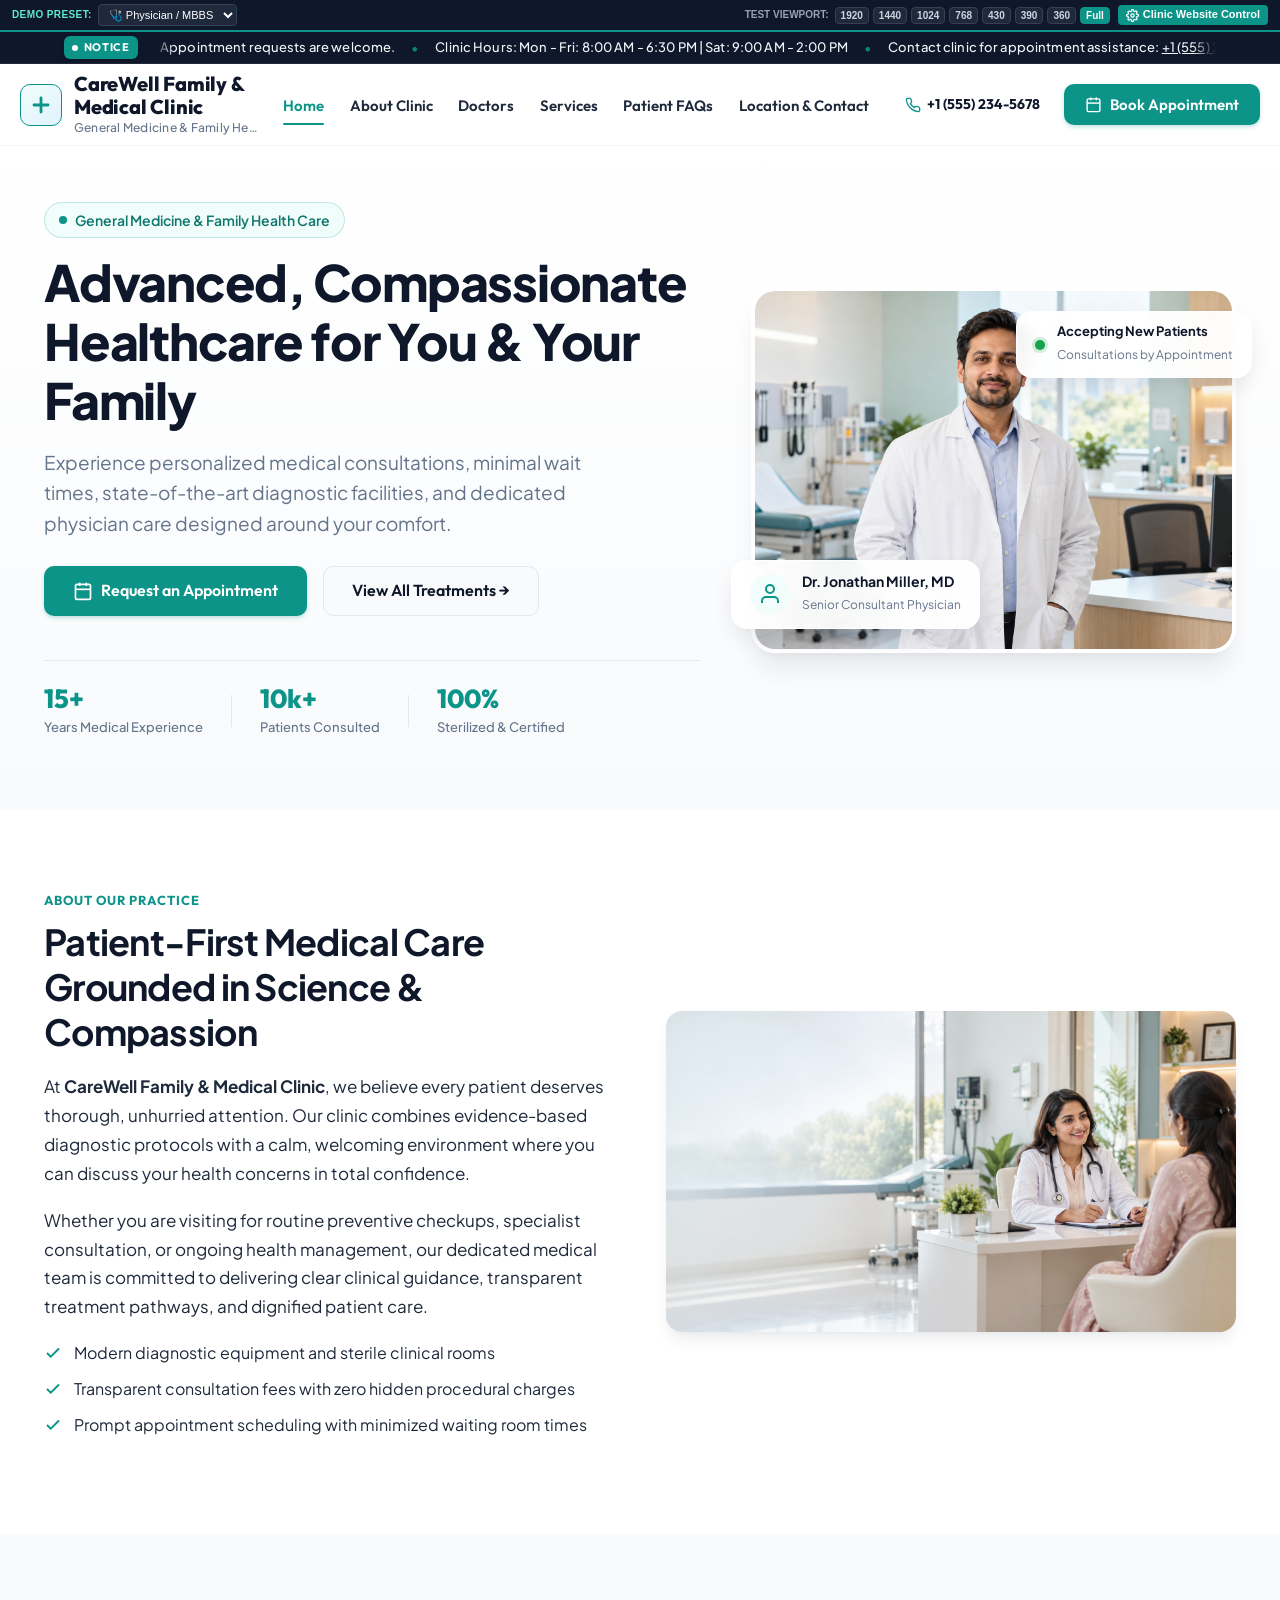
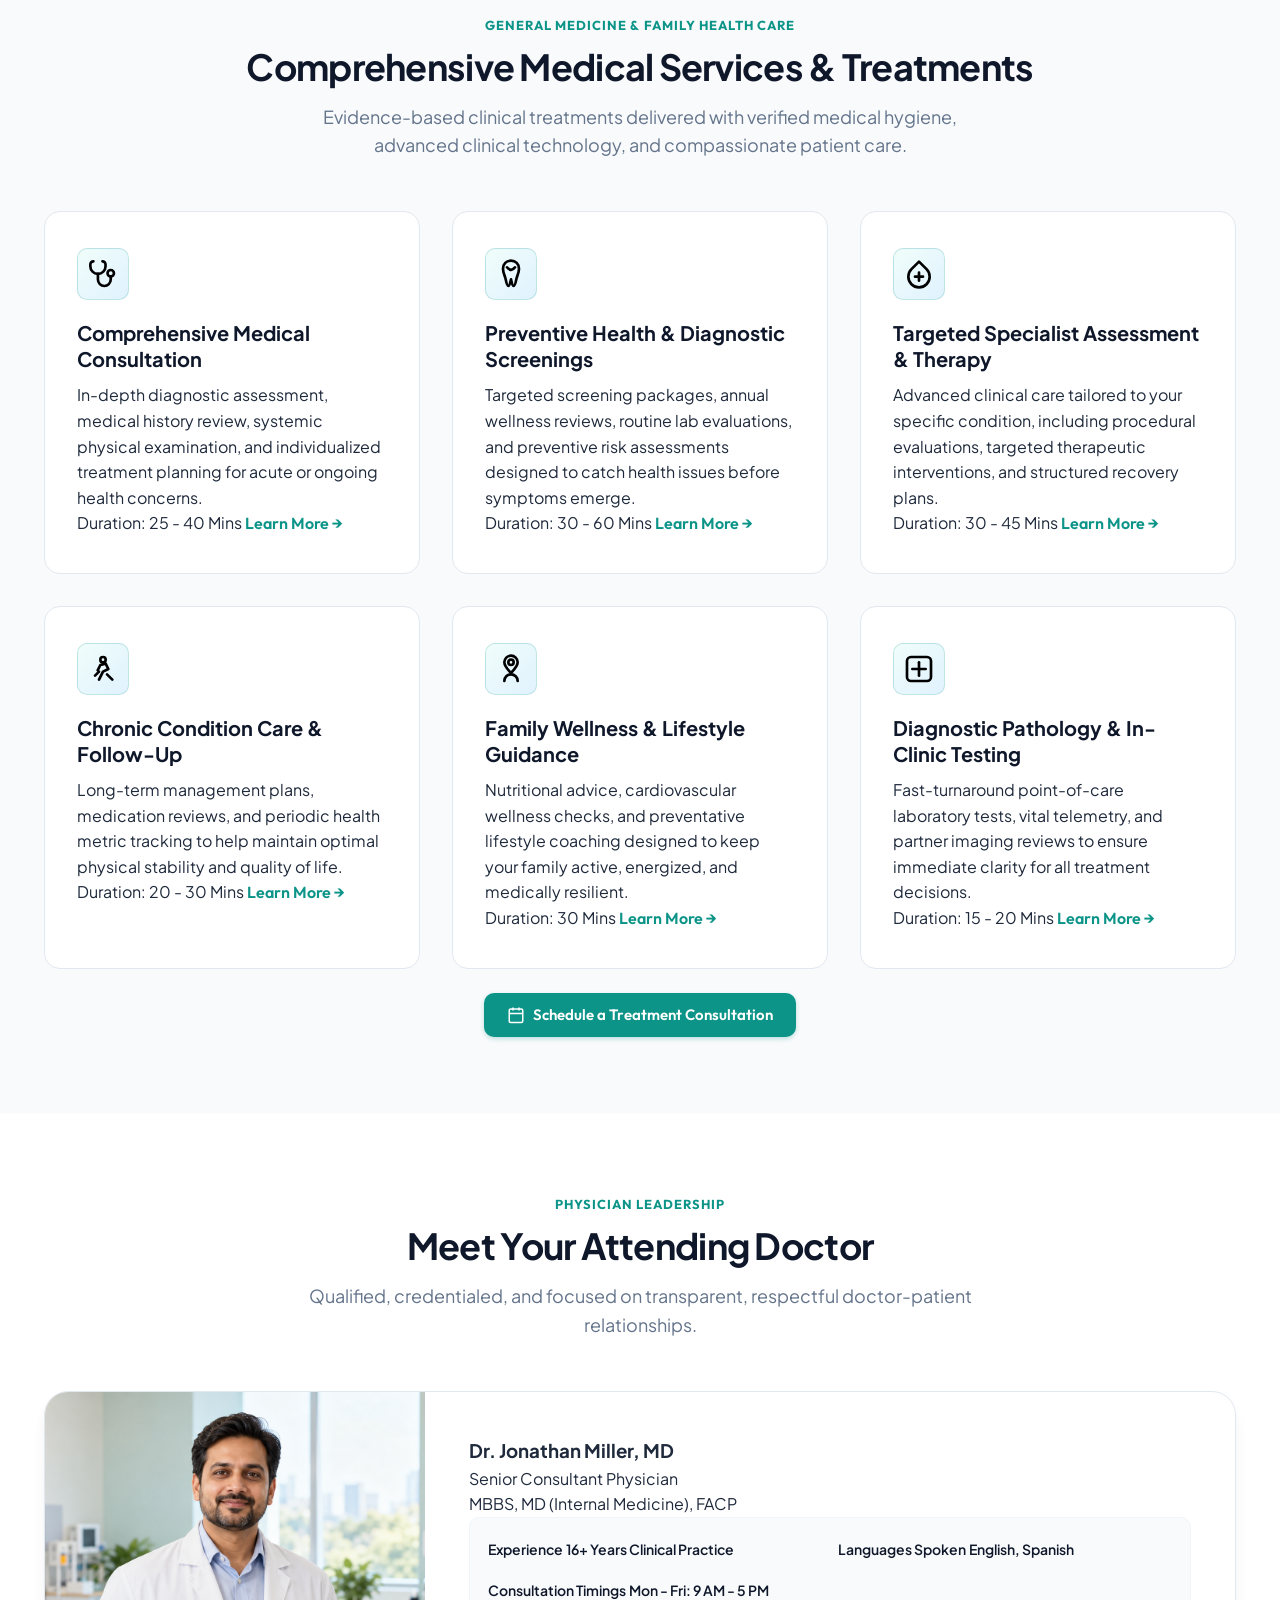
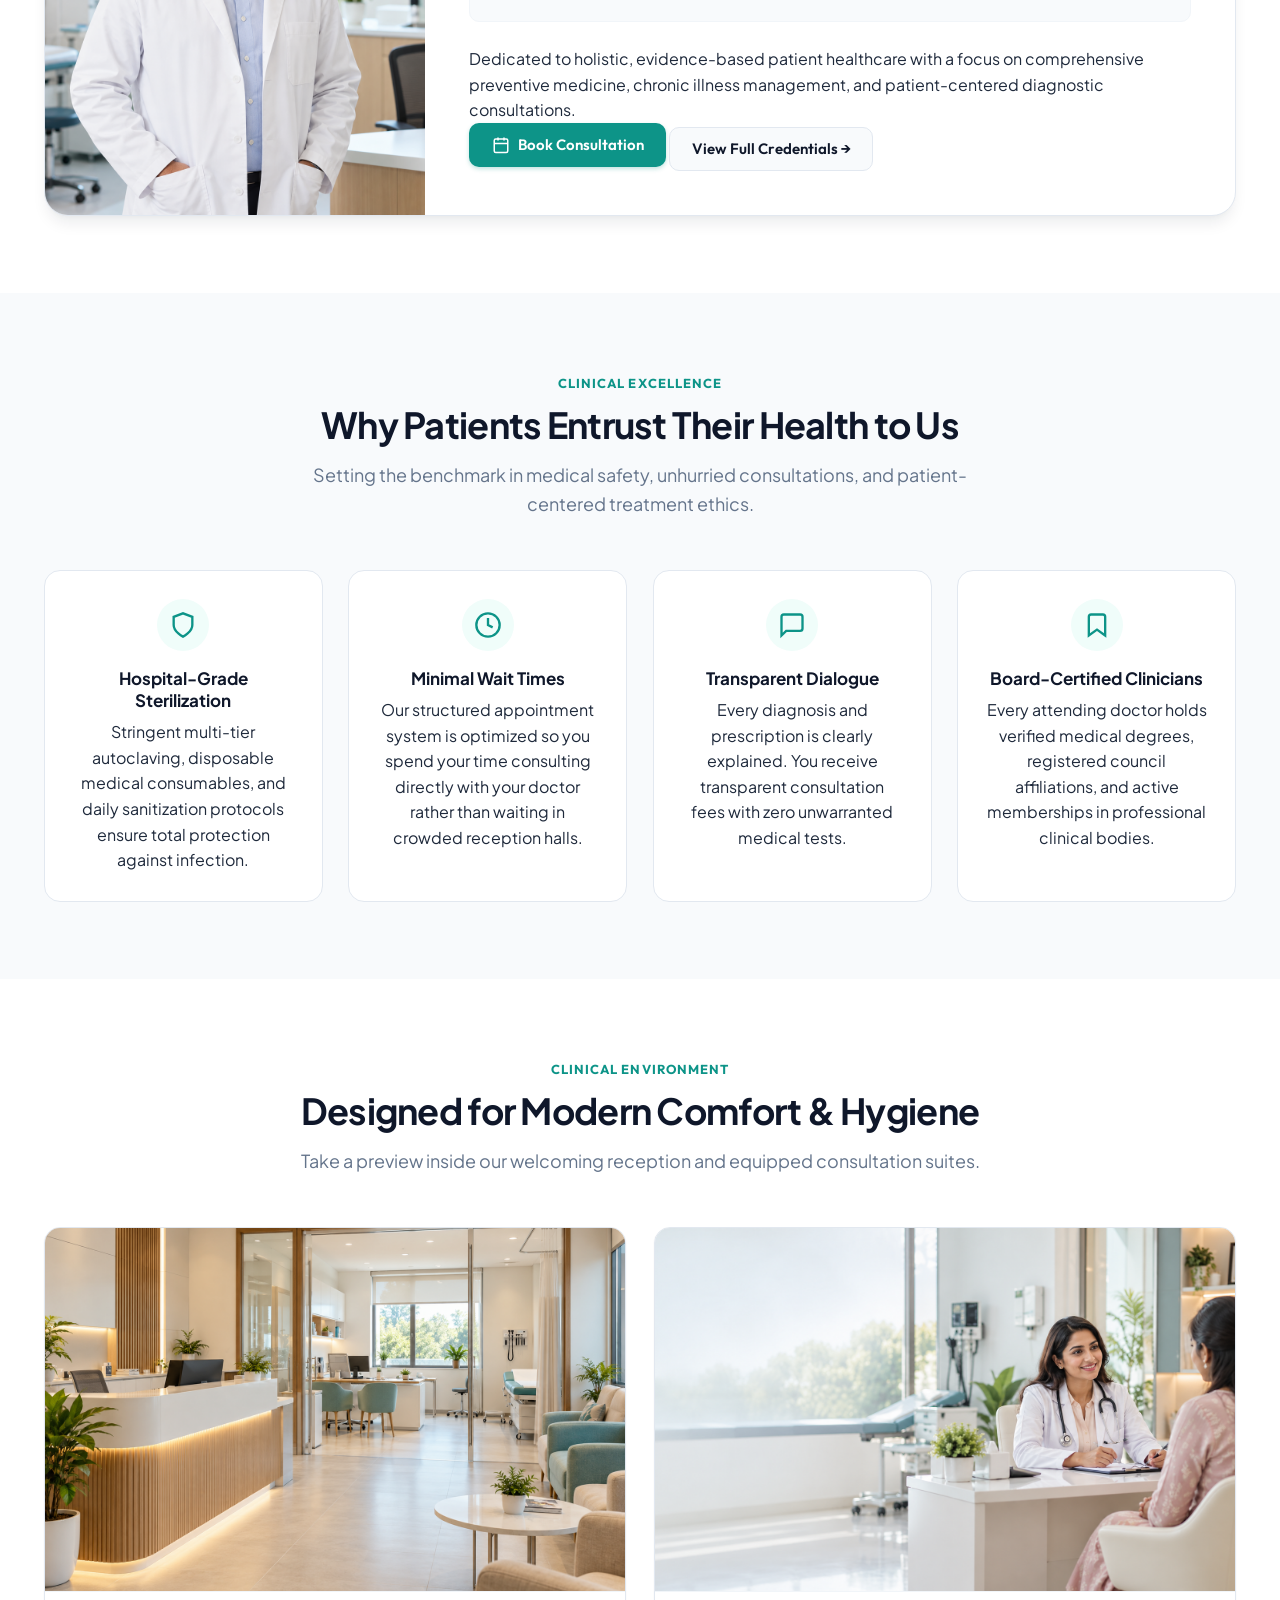
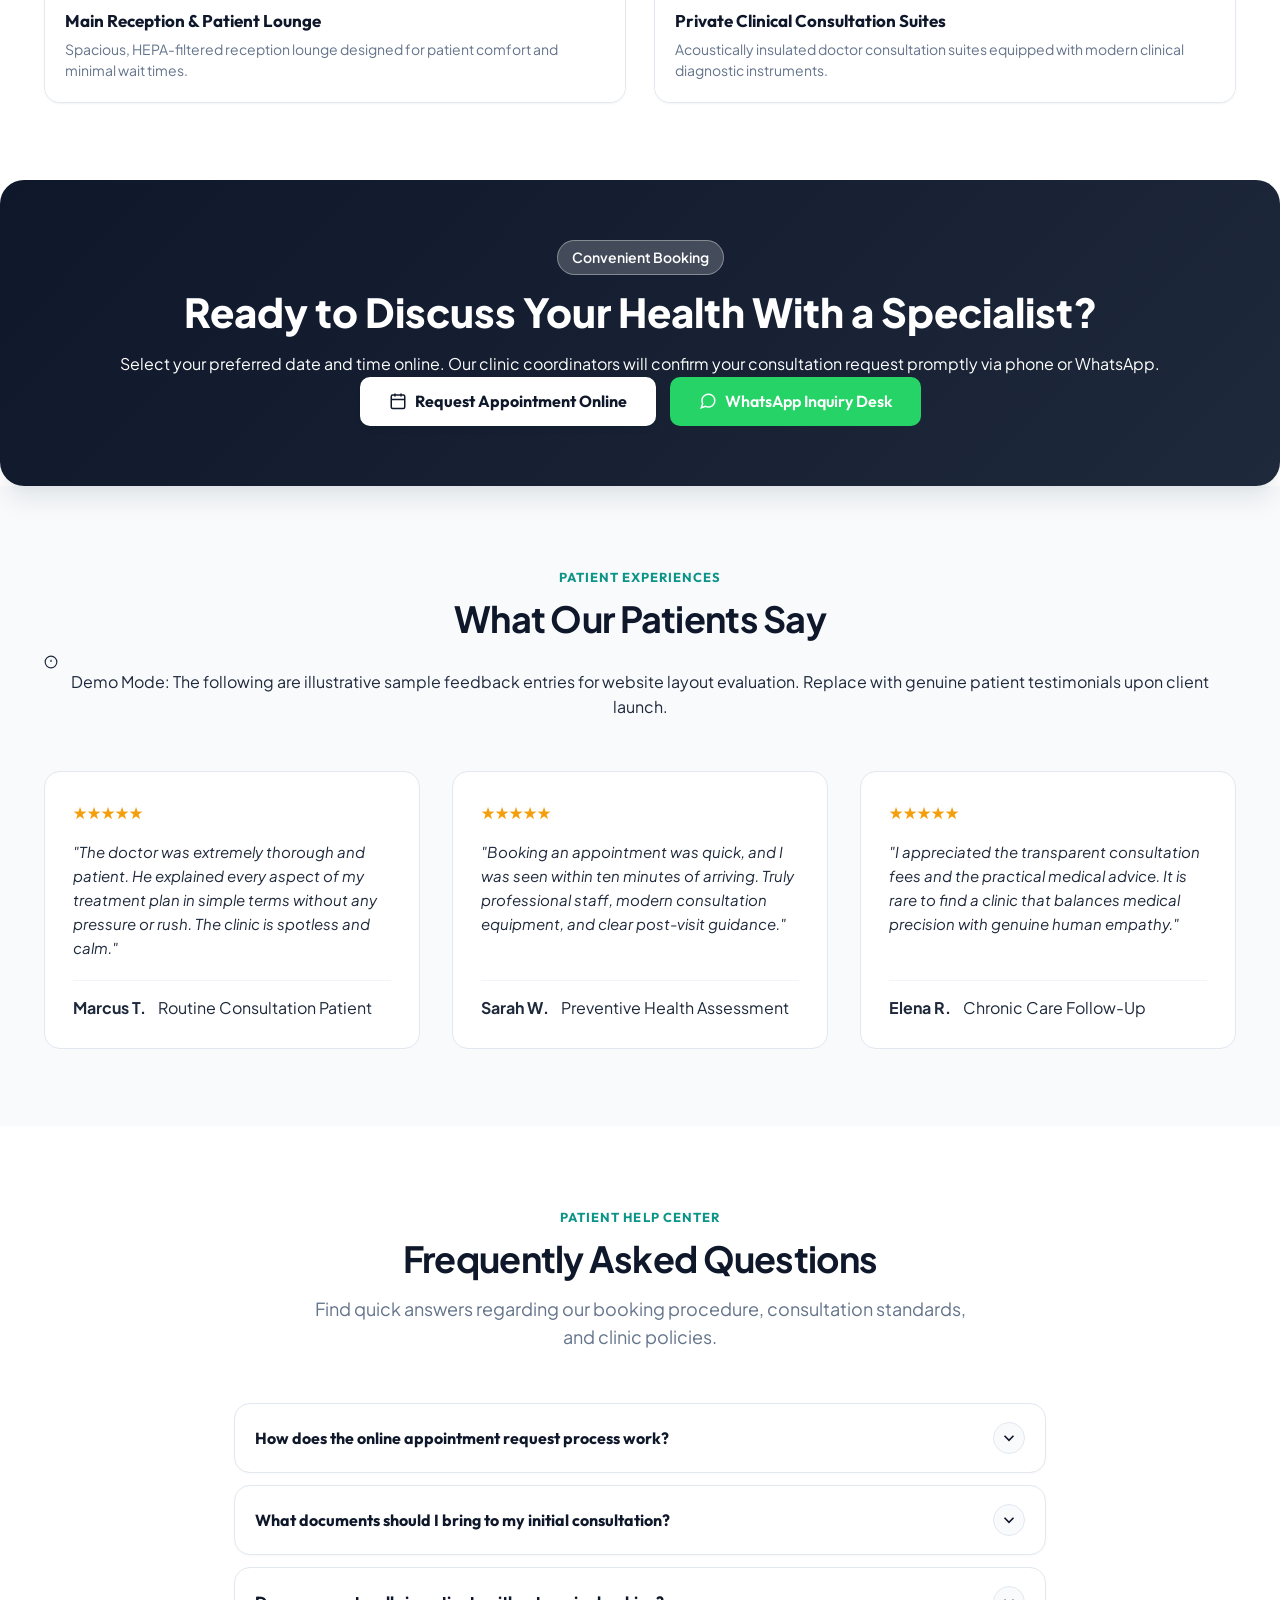
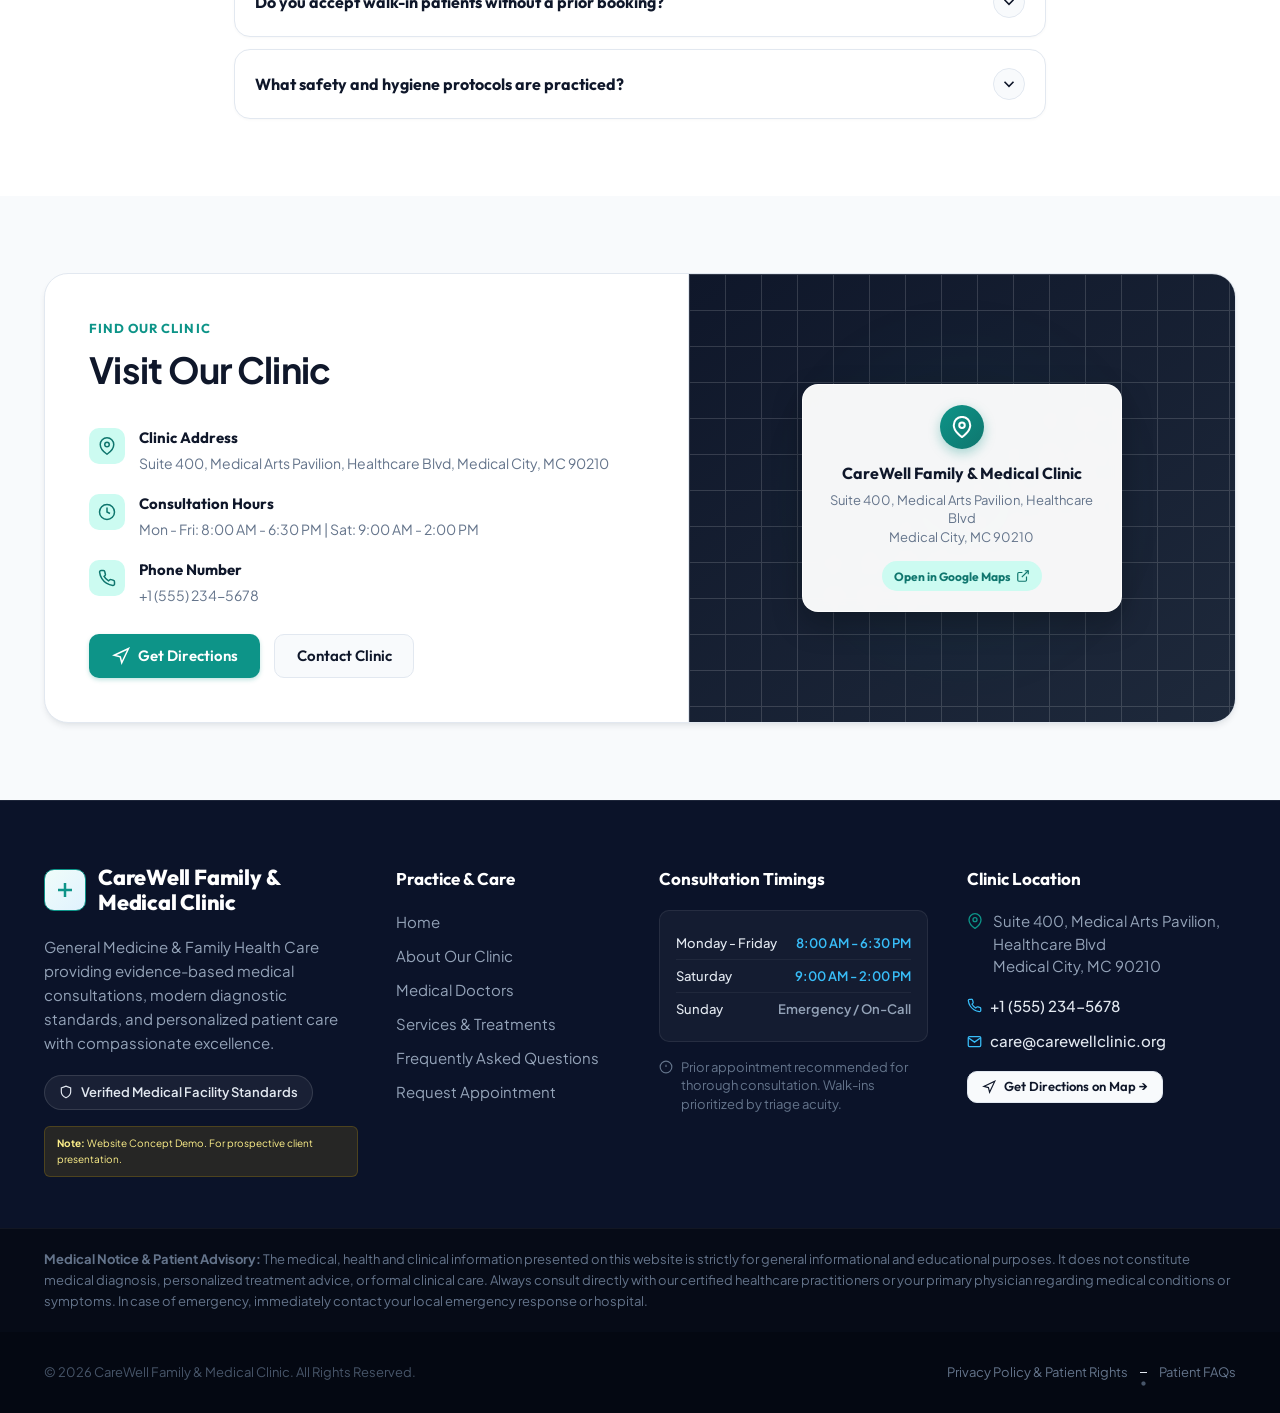
<file: preview/index.html>
<!DOCTYPE html>
<html lang="en">
<head>
  <meta charset="UTF-8">
  <meta name="viewport" content="width=device-width, initial-scale=1.0">
  <title>[CLINIC NAME] | Doctor &amp; Clinic Website Demo</title>
  
  <!-- Google Fonts: Outfit & Plus Jakarta Sans -->
  <link rel="preconnect" href="https://fonts.googleapis.com">
  <link rel="preconnect" href="https://fonts.gstatic.com" crossorigin>
  <link href="https://fonts.googleapis.com/css2?family=Outfit:wght@500;600;700;800&family=Plus+Jakarta+Sans:wght@400;500;600;700&display=swap" rel="stylesheet">
  
  <!-- Stylesheets -->
  <link rel="stylesheet" href="assets/css/main.css">
  <link rel="stylesheet" href="assets/css/header-footer.css">
  <link rel="stylesheet" href="assets/css/homepage.css">
  <link rel="stylesheet" href="assets/css/appointment-form.css">
  <link rel="stylesheet" href="assets/css/responsive.css">

  <!-- Medical Structured Data (JSON-LD) -->
  <script type="application/ld+json">
  {
    "@context": "https://schema.org",
    "@type": "MedicalBusiness",
    "name": "[CLINIC NAME]",
    "medicalSpecialty": "General Medicine & Family Health Care",
    "telephone": "+1 (555) 234-5678",
    "address": {
      "@type": "PostalAddress",
      "streetAddress": "Suite 400, Medical Arts Pavilion, Healthcare Blvd",
      "addressLocality": "Medical City, MC 90210"
    },
    "openingHours": "Mon - Fri: 8:00 AM - 6:30 PM",
    "isAcceptingNewPatients": true
  }
  </script>
</head>
<body>

  <!-- Slim Announcement / News Ticker Strip -->
  <aside class="clinic-ticker" aria-label="Clinic Announcements">
    <div class="clinic-ticker__inner">
      <span class="clinic-ticker__badge">
        <span class="clinic-ticker__dot" aria-hidden="true"></span>
        <span>Notice</span>
      </span>
      <div class="clinic-ticker__viewport">
        <div class="clinic-ticker__track">
          <div class="clinic-ticker__group">
            <span class="clinic-ticker__item">Appointment requests are welcome.</span>
            <span class="clinic-ticker__sep" aria-hidden="true">&bull;</span>
            <span class="clinic-ticker__item">Clinic Hours: <span data-clinic-var="opening_hours">Mon - Fri: 8:00 AM - 6:30 PM | Sat: 9:00 AM - 2:00 PM</span></span>
            <span class="clinic-ticker__sep" aria-hidden="true">&bull;</span>
            <span class="clinic-ticker__item">Contact clinic for appointment assistance: <a href="tel:+15552345678" style="color:inherit;text-decoration:underline;" data-clinic-var="phone">+1 (555) 234-5678</a></span>
            <span class="clinic-ticker__sep" aria-hidden="true">&bull;</span>
            <span class="clinic-ticker__item">Explore our comprehensive medical services.</span>
            <span class="clinic-ticker__sep" aria-hidden="true">&bull;</span>
          </div>
          <div class="clinic-ticker__group" aria-hidden="true">
            <span class="clinic-ticker__item">Appointment requests are welcome.</span>
            <span class="clinic-ticker__sep" aria-hidden="true">&bull;</span>
            <span class="clinic-ticker__item">Clinic Hours: <span data-clinic-var="opening_hours">Mon - Fri: 8:00 AM - 6:30 PM | Sat: 9:00 AM - 2:00 PM</span></span>
            <span class="clinic-ticker__sep" aria-hidden="true">&bull;</span>
            <span class="clinic-ticker__item">Contact clinic for appointment assistance: <a href="tel:+15552345678" style="color:inherit;text-decoration:underline;" data-clinic-var="phone">+1 (555) 234-5678</a></span>
            <span class="clinic-ticker__sep" aria-hidden="true">&bull;</span>
            <span class="clinic-ticker__item">Explore our comprehensive medical services.</span>
            <span class="clinic-ticker__sep" aria-hidden="true">&bull;</span>
          </div>
        </div>
      </div>
    </div>
  </aside>

  <!-- Main Clean Header & Navigation -->
  <header id="site-header" class="clinic-header" role="banner">
    <div class="clinic-container clinic-header__inner">
      <div class="clinic-header__brand">
        <a href="index.html" class="clinic-logo-link" rel="home">
          <span class="clinic-logo-icon" aria-hidden="true">
            <svg width="26" height="26" viewBox="0 0 24 24" fill="none" stroke="currentColor" stroke-width="2.8" stroke-linecap="round"><path d="M12 5v14M5 12h14"/></svg>
          </span>
          <span class="clinic-logo-text">
            <span class="clinic-name" data-clinic-var="clinic_name">[CLINIC NAME]</span>
            <span class="clinic-tagline" data-clinic-var="specialty">Doctor &amp; Clinic Website Demo</span>
          </span>
        </a>
      </div>

      <nav id="site-navigation" class="clinic-nav" role="navigation" aria-label="Primary Navigation">
        <ul class="clinic-nav__menu">
          <li><a href="index.html" class="is-active">Home</a></li>
          <li><a href="about.html">About Clinic</a></li>
          <li><a href="doctor.html">Doctors</a></li>
          <li><a href="service.html">Services</a></li>
          <li><a href="faq.html">Patient FAQs</a></li>
          <li><a href="contact.html">Location &amp; Contact</a></li>
        </ul>
      </nav>

      <div class="clinic-header__actions">
        <a href="tel:+15552345678" class="clinic-header__phone d-none-tablet" title="Call Clinic">
          <svg width="16" height="16" viewBox="0 0 24 24" fill="none" stroke="currentColor" stroke-width="2"><path d="M22 16.92v3a2 2 0 0 1-2.18 2 19.79 19.79 0 0 1-8.63-3.07 19.5 19.5 0 0 1-6-6 19.79 19.79 0 0 1-3.07-8.67A2 2 0 0 1 4.11 2h3a2 2 0 0 1 2 1.72 12.84 12.84 0 0 0 .7 2.81 2 2 0 0 1-.45 2.11L8.09 9.91a16 16 0 0 0 6 6l1.27-1.27a2 2 0 0 1 2.11-.45 12.84 12.84 0 0 0 2.81.7A2 2 0 0 1 22 16.92z"/></svg>
          <span data-clinic-var="phone">+1 (555) 234-5678</span>
        </a>
        
        <a href="appointment.html" class="clinic-btn clinic-btn--primary clinic-header__cta-btn" aria-label="Request Appointment">
          <svg width="17" height="17" viewBox="0 0 24 24" fill="none" stroke="currentColor" stroke-width="2"><rect x="3" y="4" width="18" height="18" rx="2" ry="2"/><line x1="16" y1="2" x2="16" y2="6"/><line x1="8" y1="2" x2="8" y2="6"/><line x1="3" y1="10" x2="21" y2="10"/></svg>
          <span class="cta-text-full">Book Appointment</span>
          <span class="cta-text-short">Book</span>
        </a>

        <!-- Mobile Hamburger Button -->
        <button class="clinic-nav-toggle" id="clinic-nav-toggle" aria-expanded="false" aria-controls="clinic-mobile-drawer" aria-label="Toggle navigation menu">
          <span class="clinic-nav-toggle__bar"></span>
          <span class="clinic-nav-toggle__bar"></span>
          <span class="clinic-nav-toggle__bar"></span>
        </button>
      </div>
    </div>
  </header>

  <!-- Mobile Navigation Drawer -->
  <div id="clinic-mobile-drawer" class="clinic-mobile-drawer" aria-hidden="true" role="dialog" aria-modal="true">
    <div class="clinic-mobile-drawer__overlay" id="clinic-drawer-overlay"></div>
    <div class="clinic-mobile-drawer__content">
      <div class="clinic-mobile-drawer__header">
        <span class="clinic-name" data-clinic-var="clinic_name">[CLINIC NAME]</span>
        <button class="clinic-mobile-drawer__close" id="clinic-drawer-close" aria-label="Close menu">&times;</button>
      </div>
      <div class="clinic-mobile-drawer__body">
        <ul class="clinic-mobile-nav">
          <li><a href="index.html">Home</a></li>
          <li><a href="about.html">About Clinic</a></li>
          <li><a href="doctor.html">Our Doctors</a></li>
          <li><a href="service.html">Services &amp; Treatments</a></li>
          <li><a href="faq.html">Patient FAQs</a></li>
          <li><a href="contact.html">Location &amp; Timings</a></li>
          <li><a href="privacy-policy.html">Privacy &amp; Patient Rights</a></li>
        </ul>

        <div class="clinic-mobile-drawer__actions">
          <a href="appointment.html" class="clinic-btn clinic-btn--primary clinic-btn--full">
            <svg width="18" height="18" viewBox="0 0 24 24" fill="none" stroke="currentColor" stroke-width="2"><rect x="3" y="4" width="18" height="18" rx="2" ry="2"/><line x1="16" y1="2" x2="16" y2="6"/><line x1="8" y1="2" x2="8" y2="6"/><line x1="3" y1="10" x2="21" y2="10"/></svg>
            <span>Request Appointment</span>
          </a>
          <a href="tel:+15552345678" class="clinic-btn clinic-btn--outline clinic-btn--full">
            <svg width="18" height="18" viewBox="0 0 24 24" fill="none" stroke="currentColor" stroke-width="2"><path d="M22 16.92v3a2 2 0 0 1-2.18 2 19.79 19.79 0 0 1-8.63-3.07 19.5 19.5 0 0 1-6-6 19.79 19.79 0 0 1-3.07-8.67A2 2 0 0 1 4.11 2h3a2 2 0 0 1 2 1.72 12.84 12.84 0 0 0 .7 2.81 2 2 0 0 1-.45 2.11L8.09 9.91a16 16 0 0 0 6 6l1.27-1.27a2 2 0 0 1 2.11-.45 12.84 12.84 0 0 0 2.81.7A2 2 0 0 1 22 16.92z"/></svg>
            <span>Call Clinic Desk</span>
          </a>
          <a href="https://wa.me/15552345678" target="_blank" rel="noopener noreferrer" class="clinic-btn clinic-btn--whatsapp clinic-btn--full">
            <svg width="18" height="18" viewBox="0 0 24 24" fill="none" stroke="currentColor" stroke-width="2"><path d="M21 11.5a8.38 8.38 0 0 1-.9 3.8 8.5 8.5 0 0 1-7.6 4.7 8.38 8.38 0 0 1-3.8-.9L3 21l1.9-5.7a8.38 8.38 0 0 1-.9-3.8 8.5 8.5 0 0 1 4.7-7.6 8.38 8.38 0 0 1 3.8-.9h.5a8.48 8.48 0 0 1 8 8v.5z"/></svg>
            <span>Chat on WhatsApp</span>
          </a>
        </div>
      </div>
    </div>
  </div>

  <main id="main-content" class="clinic-homepage" role="main">

    <!-- ========================================================
         SECTION 1: HERO SECTION (WITH FOLDER DOCTOR IMAGE)
         ======================================================== -->
    <section class="clinic-hero" aria-label="Clinic Introduction">
      <div class="clinic-container clinic-hero__inner">
        <div class="clinic-hero__content">
          <div class="clinic-badge clinic-badge--soft">
            <span class="clinic-pulse-dot" aria-hidden="true"></span>
            <span data-clinic-var="specialty">General Medicine &amp; Family Clinic</span>
          </div>
          
          <h1 class="clinic-hero__title" data-clinic-var="hero_heading">
            Advanced, Compassionate Healthcare for You &amp; Your Family
          </h1>
          
          <p class="clinic-hero__lead" data-clinic-var="hero_subheading">
            Experience personalized medical consultations, minimal wait times, state-of-the-art diagnostic facilities, and dedicated physician care designed around your comfort.
          </p>

          <div class="clinic-hero__actions">
            <a href="appointment.html" class="clinic-btn clinic-btn--primary clinic-btn--lg">
              <svg width="20" height="20" viewBox="0 0 24 24" fill="none" stroke="currentColor" stroke-width="2"><rect x="3" y="4" width="18" height="18" rx="2" ry="2"/><line x1="16" y1="2" x2="16" y2="6"/><line x1="8" y1="2" x2="8" y2="6"/><line x1="3" y1="10" x2="21" y2="10"/></svg>
              <span>Request an Appointment</span>
            </a>
            <a href="service.html" class="clinic-btn clinic-btn--ghost clinic-btn--lg">
              <span>View All Treatments &rarr;</span>
            </a>
          </div>

          <!-- Trust Metrics -->
          <div class="clinic-hero__trust">
            <div class="clinic-trust-item">
              <span class="clinic-trust-item__num">15+</span>
              <span class="clinic-trust-item__label">Years Medical Experience</span>
            </div>
            <div class="clinic-trust-item__divider"></div>
            <div class="clinic-trust-item">
              <span class="clinic-trust-item__num">10k+</span>
              <span class="clinic-trust-item__label">Patients Consulted</span>
            </div>
            <div class="clinic-trust-item__divider"></div>
            <div class="clinic-trust-item">
              <span class="clinic-trust-item__num">100%</span>
              <span class="clinic-trust-item__label">Sterilized &amp; Certified</span>
            </div>
          </div>
        </div>

        <div class="clinic-hero__media">
          <div class="clinic-hero__image-wrapper">
            <!-- Featured Folder Asset: Friendly Doctor in a Modern Clinic.png -->
            <img src="assets/images/doctor-hero.png" alt="Lead Doctor in Clinic" class="clinic-hero__img" width="1448" height="1086" fetchpriority="high">
            <div class="clinic-hero__float-card clinic-hero__float-card--doctor">
              <div class="clinic-doctor-avatar">
                <svg width="24" height="24" viewBox="0 0 24 24" fill="none" stroke="currentColor" stroke-width="2"><path d="M20 21v-2a4 4 0 0 0-4-4H8a4 4 0 0 0-4 4v2"/><circle cx="12" cy="7" r="4"/></svg>
              </div>
              <div>
                <strong data-clinic-var="doctor_name">Dr. Jonathan Miller, MD</strong>
                <span data-clinic-var="doctor_spec">Senior Consultant Physician</span>
              </div>
            </div>
            <div class="clinic-hero__float-card clinic-hero__float-card--status">
              <span class="clinic-status-indicator"></span>
              <div>
                <strong>Accepting New Patients</strong>
                <small>Consultations by Appointment</small>
              </div>
            </div>
          </div>
        </div>
      </div>
    </section>

    <!-- ========================================================
         SECTION 2: CLINIC INTRODUCTION & WARM CONSULTATION
         ======================================================== -->
    <section class="clinic-section clinic-section--intro">
      <div class="clinic-container">
        <div class="clinic-intro-grid">
          <div class="clinic-intro-content">
            <span class="clinic-section-kicker">About Our Practice</span>
            <h2 class="clinic-section-title">Patient-First Medical Care Grounded in Science &amp; Compassion</h2>
            <p class="clinic-body-text">
              At <strong data-clinic-var="clinic_name">[CLINIC NAME]</strong>, we believe every patient deserves thorough, unhurried attention. Our clinic combines evidence-based diagnostic protocols with a calm, welcoming environment where you can discuss your health concerns in total confidence.
            </p>
            <p class="clinic-body-text">
              Whether you are visiting for routine preventive checkups, specialist consultation, or ongoing health management, our dedicated medical team is committed to delivering clear clinical guidance, transparent treatment pathways, and dignified patient care.
            </p>
            <ul class="clinic-feature-checklist">
              <li>
                <svg width="18" height="18" viewBox="0 0 24 24" fill="none" stroke="currentColor" stroke-width="2.5"><polyline points="20 6 9 17 4 12"/></svg>
                <span>Modern diagnostic equipment and sterile clinical rooms</span>
              </li>
              <li>
                <svg width="18" height="18" viewBox="0 0 24 24" fill="none" stroke="currentColor" stroke-width="2.5"><polyline points="20 6 9 17 4 12"/></svg>
                <span>Transparent consultation fees with zero hidden procedural charges</span>
              </li>
              <li>
                <svg width="18" height="18" viewBox="0 0 24 24" fill="none" stroke="currentColor" stroke-width="2.5"><polyline points="20 6 9 17 4 12"/></svg>
                <span>Prompt appointment scheduling with minimized waiting room times</span>
              </li>
            </ul>
          </div>
          <div class="clinic-intro-media">
            <!-- Featured Folder Asset: Warm Consultation in a Modern Clinic.png -->
            <img src="assets/images/clinic-consultation.png" alt="Doctor consultation with patient" class="clinic-rounded-card clinic-shadow-lg" width="1672" height="941" loading="lazy">
          </div>
        </div>
      </div>
    </section>

    <!-- ========================================================
         SECTION 3: SPECIALITY AND SERVICES GRID
         ======================================================== -->
    <section class="clinic-section clinic-section--alt" id="services">
      <div class="clinic-container">
        <div class="clinic-section-header clinic-text-center">
          <span class="clinic-section-kicker" data-clinic-var="specialty">Specialty Services</span>
          <h2 class="clinic-section-title">Comprehensive Medical Services &amp; Treatments</h2>
          <p class="clinic-section-subtitle">
            Evidence-based clinical treatments delivered with verified medical hygiene, advanced clinical technology, and compassionate patient care.
          </p>
        </div>

        <div class="clinic-services-grid" id="clinic-dynamic-services-grid">
          <!-- Service 1 -->
          <article class="clinic-service-card">
            <div class="clinic-service-card__icon">
              <img src="assets/images/physician-icon.svg" alt="Consultation" width="32" height="32">
            </div>
            <h3 class="clinic-service-card__title">Comprehensive Medical Consultation</h3>
            <p class="clinic-service-card__text">
              In-depth diagnostic assessment, medical history review, systemic physical examination, and individualized treatment planning for acute or ongoing health concerns.
            </p>
            <div class="clinic-service-card__footer">
              <span class="clinic-service-card__time">Duration: 25 - 40 Mins</span>
              <a href="service.html" class="clinic-text-link">Learn More &rarr;</a>
            </div>
          </article>

          <!-- Service 2 -->
          <article class="clinic-service-card">
            <div class="clinic-service-card__icon">
              <img src="assets/images/dental-icon.svg" alt="Preventive Care" width="32" height="32">
            </div>
            <h3 class="clinic-service-card__title">Preventive Health &amp; Diagnostic Screenings</h3>
            <p class="clinic-service-card__text">
              Targeted screening packages, annual wellness reviews, routine lab evaluations, and preventive risk assessments designed to catch health issues before symptoms emerge.
            </p>
            <div class="clinic-service-card__footer">
              <span class="clinic-service-card__time">Duration: 30 - 60 Mins</span>
              <a href="service.html" class="clinic-text-link">Learn More &rarr;</a>
            </div>
          </article>

          <!-- Service 3 -->
          <article class="clinic-service-card">
            <div class="clinic-service-card__icon">
              <img src="assets/images/derma-icon.svg" alt="Specialist Assessment" width="32" height="32">
            </div>
            <h3 class="clinic-service-card__title">Targeted Specialist Assessment &amp; Therapy</h3>
            <p class="clinic-service-card__text">
              Advanced clinical care tailored to your specific condition, including procedural evaluations, targeted therapeutic interventions, and structured recovery plans.
            </p>
            <div class="clinic-service-card__footer">
              <span class="clinic-service-card__time">Duration: 30 - 45 Mins</span>
              <a href="service.html" class="clinic-text-link">Learn More &rarr;</a>
            </div>
          </article>

          <!-- Service 4 -->
          <article class="clinic-service-card">
            <div class="clinic-service-card__icon">
              <img src="assets/images/physio-icon.svg" alt="Chronic Care" width="32" height="32">
            </div>
            <h3 class="clinic-service-card__title">Chronic Condition Care &amp; Follow-Up</h3>
            <p class="clinic-service-card__text">
              Long-term management plans, medication reviews, and periodic health metric tracking to help maintain optimal physical stability and quality of life.
            </p>
            <div class="clinic-service-card__footer">
              <span class="clinic-service-card__time">Duration: 20 - 30 Mins</span>
              <a href="service.html" class="clinic-text-link">Learn More &rarr;</a>
            </div>
          </article>

          <!-- Service 5 -->
          <article class="clinic-service-card">
            <div class="clinic-service-card__icon">
              <img src="assets/images/gynae-icon.svg" alt="Family Care" width="32" height="32">
            </div>
            <h3 class="clinic-service-card__title">Family Wellness &amp; Lifestyle Guidance</h3>
            <p class="clinic-service-card__text">
              Nutritional advice, cardiovascular wellness checks, and preventative lifestyle coaching designed to keep your family active, energized, and medically resilient.
            </p>
            <div class="clinic-service-card__footer">
              <span class="clinic-service-card__time">Duration: 30 Mins</span>
              <a href="service.html" class="clinic-text-link">Learn More &rarr;</a>
            </div>
          </article>

          <!-- Service 6 -->
          <article class="clinic-service-card">
            <div class="clinic-service-card__icon">
              <img src="assets/images/multispec-icon.svg" alt="Diagnostic Lab" width="32" height="32">
            </div>
            <h3 class="clinic-service-card__title">Diagnostic Pathology &amp; In-Clinic Testing</h3>
            <p class="clinic-service-card__text">
              Fast-turnaround point-of-care laboratory tests, vital telemetry, and partner imaging reviews to ensure immediate clarity for all treatment decisions.
            </p>
            <div class="clinic-service-card__footer">
              <span class="clinic-service-card__time">Duration: 15 - 20 Mins</span>
              <a href="service.html" class="clinic-text-link">Learn More &rarr;</a>
            </div>
          </article>
        </div>

        <div class="clinic-text-center clinic-mt-6">
          <a href="appointment.html" class="clinic-btn clinic-btn--primary">
            <svg width="18" height="18" viewBox="0 0 24 24" fill="none" stroke="currentColor" stroke-width="2"><rect x="3" y="4" width="18" height="18" rx="2" ry="2"/><line x1="16" y1="2" x2="16" y2="6"/><line x1="8" y1="2" x2="8" y2="6"/><line x1="3" y1="10" x2="21" y2="10"/></svg>
            <span>Schedule a Treatment Consultation</span>
          </a>
        </div>
      </div>
    </section>

    <!-- ========================================================
         SECTION 4: MEET THE DOCTOR / MEDICAL STAFF
         ======================================================== -->
    <section class="clinic-section" id="doctors">
      <div class="clinic-container">
        <div class="clinic-section-header clinic-text-center">
          <span class="clinic-section-kicker">Physician Leadership</span>
          <h2 class="clinic-section-title">Meet Your Attending Doctor</h2>
          <p class="clinic-section-subtitle">
            Qualified, credentialed, and focused on transparent, respectful doctor-patient relationships.
          </p>
        </div>

        <div class="clinic-doctor-profile-card">
          <div class="clinic-doctor-profile-card__image-col">
            <!-- Featured Folder Asset: Friendly Doctor in a Modern Clinic.png -->
            <img src="assets/images/doctor-hero.png" alt="Lead Doctor" class="clinic-doctor-profile-card__img" width="1448" height="1086" loading="lazy">
            <div class="clinic-doctor-profile-card__reg-tag">
              <svg width="14" height="14" viewBox="0 0 24 24" fill="none" stroke="currentColor" stroke-width="2.5"><path d="M12 22s8-4 8-10V5l-8-3-8 3v7c0 6 8 10 8 10z"/></svg>
              <span data-clinic-var="doctor_reg">State Medical Council Reg. No. MC-849204</span>
            </div>
          </div>

          <div class="clinic-doctor-profile-card__content-col">
            <div class="clinic-doctor-header">
              <h3 class="clinic-doctor-name" data-clinic-var="doctor_name">Dr. Jonathan Miller, MD</h3>
              <p class="clinic-doctor-spec" data-clinic-var="doctor_spec">Senior Consultant Physician</p>
              <p class="clinic-doctor-qual" data-clinic-var="doctor_qual">MBBS, MD (Internal Medicine), FACP</p>
            </div>

            <div class="clinic-doctor-meta-grid">
              <div class="clinic-doctor-meta-item">
                <span class="clinic-doctor-meta-label">Experience</span>
                <span class="clinic-doctor-meta-val" data-clinic-var="doctor_exp">16+ Years Clinical Practice</span>
              </div>
              <div class="clinic-doctor-meta-item">
                <span class="clinic-doctor-meta-label">Languages Spoken</span>
                <span class="clinic-doctor-meta-val" data-clinic-var="doctor_lang">English, Spanish</span>
              </div>
              <div class="clinic-doctor-meta-item">
                <span class="clinic-doctor-meta-label">Consultation Timings</span>
                <span class="clinic-doctor-meta-val">Mon - Fri: 9 AM - 5 PM</span>
              </div>
            </div>

            <p class="clinic-doctor-bio" data-clinic-var="doctor_bio">
              Dedicated to holistic, evidence-based patient healthcare with a focus on comprehensive preventive medicine, chronic illness management, and patient-centered diagnostic consultations.
            </p>

            <div class="clinic-doctor-actions">
              <a href="appointment.html" class="clinic-btn clinic-btn--primary">
                <svg width="18" height="18" viewBox="0 0 24 24" fill="none" stroke="currentColor" stroke-width="2"><rect x="3" y="4" width="18" height="18" rx="2" ry="2"/><line x1="16" y1="2" x2="16" y2="6"/><line x1="8" y1="2" x2="8" y2="6"/><line x1="3" y1="10" x2="21" y2="10"/></svg>
                <span>Book Consultation</span>
              </a>
              <a href="doctor.html" class="clinic-btn clinic-btn--ghost">
                <span>View Full Credentials &rarr;</span>
              </a>
            </div>
          </div>
        </div>
      </div>
    </section>

    <!-- ========================================================
         SECTION 5: WHY PATIENTS CHOOSE THIS CLINIC
         ======================================================== -->
    <section class="clinic-section clinic-section--alt">
      <div class="clinic-container">
        <div class="clinic-section-header clinic-text-center">
          <span class="clinic-section-kicker">Clinical Excellence</span>
          <h2 class="clinic-section-title">Why Patients Entrust Their Health to Us</h2>
          <p class="clinic-section-subtitle">
            Setting the benchmark in medical safety, unhurried consultations, and patient-centered treatment ethics.
          </p>
        </div>

        <div class="clinic-pillars-grid">
          <div class="clinic-pillar-card">
            <div class="clinic-pillar-card__icon">
              <svg width="28" height="28" viewBox="0 0 24 24" fill="none" stroke="currentColor" stroke-width="2"><path d="M12 22s8-4 8-10V5l-8-3-8 3v7c0 6 8 10 8 10z"/></svg>
            </div>
            <h3 class="clinic-pillar-card__title">Hospital-Grade Sterilization</h3>
            <p class="clinic-pillar-card__text">
              Stringent multi-tier autoclaving, disposable medical consumables, and daily sanitization protocols ensure total protection against infection.
            </p>
          </div>

          <div class="clinic-pillar-card">
            <div class="clinic-pillar-card__icon">
              <svg width="28" height="28" viewBox="0 0 24 24" fill="none" stroke="currentColor" stroke-width="2"><circle cx="12" cy="12" r="10"/><polyline points="12 6 12 12 16 14"/></svg>
            </div>
            <h3 class="clinic-pillar-card__title">Minimal Wait Times</h3>
            <p class="clinic-pillar-card__text">
              Our structured appointment system is optimized so you spend your time consulting directly with your doctor rather than waiting in crowded reception halls.
            </p>
          </div>

          <div class="clinic-pillar-card">
            <div class="clinic-pillar-card__icon">
              <svg width="28" height="28" viewBox="0 0 24 24" fill="none" stroke="currentColor" stroke-width="2"><path d="M21 15a2 2 0 0 1-2 2H7l-4 4V5a2 2 0 0 1 2-2h14a2 2 0 0 1 2 2z"/></svg>
            </div>
            <h3 class="clinic-pillar-card__title">Transparent Dialogue</h3>
            <p class="clinic-pillar-card__text">
              Every diagnosis and prescription is clearly explained. You receive transparent consultation fees with zero unwarranted medical tests.
            </p>
          </div>

          <div class="clinic-pillar-card">
            <div class="clinic-pillar-card__icon">
              <svg width="28" height="28" viewBox="0 0 24 24" fill="none" stroke="currentColor" stroke-width="2"><path d="M19 21l-7-5-7 5V5a2 2 0 0 1 2-2h10a2 2 0 0 1 2 2z"/></svg>
            </div>
            <h3 class="clinic-pillar-card__title">Board-Certified Clinicians</h3>
            <p class="clinic-pillar-card__text">
              Every attending doctor holds verified medical degrees, registered council affiliations, and active memberships in professional clinical bodies.
            </p>
          </div>
        </div>
      </div>
    </section>

    <!-- ========================================================
         SECTION 6: CLINIC FACILITIES & RECEPTION SHOWCASE
         ======================================================== -->
    <section class="clinic-section">
      <div class="clinic-container">
        <div class="clinic-section-header clinic-text-center">
          <span class="clinic-section-kicker">Clinical Environment</span>
          <h2 class="clinic-section-title">Designed for Modern Comfort &amp; Hygiene</h2>
          <p class="clinic-section-subtitle">
            Take a preview inside our welcoming reception and equipped consultation suites.
          </p>
        </div>

        <div class="clinic-facilities-grid">
          <div class="clinic-facility-card">
            <div class="clinic-facility-card__media">
              <img src="assets/images/clinic-reception.png" alt="Modern clinic reception and clean consultation room" width="1448" height="1086" loading="lazy">
            </div>
            <div class="clinic-facility-card__caption">
              <h3 class="clinic-facility-card__title">Main Reception &amp; Patient Lounge</h3>
              <p class="clinic-facility-card__desc">Spacious, HEPA-filtered reception lounge designed for patient comfort and minimal wait times.</p>
            </div>
          </div>

          <div class="clinic-facility-card">
            <div class="clinic-facility-card__media">
              <img src="assets/images/clinic-consultation.png" alt="Private Doctor Consultation Room" width="1672" height="941" loading="lazy">
            </div>
            <div class="clinic-facility-card__caption">
              <h3 class="clinic-facility-card__title">Private Clinical Consultation Suites</h3>
              <p class="clinic-facility-card__desc">Acoustically insulated doctor consultation suites equipped with modern clinical diagnostic instruments.</p>
            </div>
          </div>
        </div>
      </div>
    </section>

    <!-- ========================================================
         SECTION 7: APPOINTMENT REQUEST CTA BANNER
         ======================================================== -->
    <section class="clinic-cta-banner">
      <div class="clinic-container clinic-cta-banner__inner">
        <div class="clinic-cta-banner__content">
          <span class="clinic-badge clinic-badge--white">Convenient Booking</span>
          <h2 class="clinic-cta-banner__title">Ready to Discuss Your Health With a Specialist?</h2>
          <p class="clinic-cta-banner__text">
            Select your preferred date and time online. Our clinic coordinators will confirm your consultation request promptly via phone or WhatsApp.
          </p>
        </div>
        <div class="clinic-cta-banner__actions">
          <a href="appointment.html" class="clinic-btn clinic-btn--white clinic-btn--lg">
            <svg width="18" height="18" viewBox="0 0 24 24" fill="none" stroke="currentColor" stroke-width="2"><rect x="3" y="4" width="18" height="18" rx="2" ry="2"/><line x1="16" y1="2" x2="16" y2="6"/><line x1="8" y1="2" x2="8" y2="6"/><line x1="3" y1="10" x2="21" y2="10"/></svg>
            <span>Request Appointment Online</span>
          </a>
          <a href="https://wa.me/15552345678" target="_blank" rel="noopener noreferrer" class="clinic-btn clinic-btn--whatsapp-banner clinic-btn--lg">
            <svg width="18" height="18" viewBox="0 0 24 24" fill="none" stroke="currentColor" stroke-width="2"><path d="M21 11.5a8.38 8.38 0 0 1-.9 3.8 8.5 8.5 0 0 1-7.6 4.7 8.38 8.38 0 0 1-3.8-.9L3 21l1.9-5.7a8.38 8.38 0 0 1-.9-3.8 8.5 8.5 0 0 1 4.7-7.6 8.38 8.38 0 0 1 3.8-.9h.5a8.48 8.48 0 0 1 8 8v.5z"/></svg>
            <span>WhatsApp Inquiry Desk</span>
          </a>
        </div>
      </div>
    </section>

    <!-- ========================================================
         SECTION 8: PATIENT EXPERIENCES / REVIEWS
         ======================================================== -->
    <section class="clinic-section clinic-section--alt">
      <div class="clinic-container">
        <div class="clinic-section-header clinic-text-center">
          <span class="clinic-section-kicker">Patient Experiences</span>
          <h2 class="clinic-section-title">What Our Patients Say</h2>
          <p class="clinic-demo-disclaimer-note">
            <svg width="14" height="14" viewBox="0 0 24 24" fill="none" stroke="currentColor" stroke-width="2"><circle cx="12" cy="12" r="10"/><line x1="12" y1="8" x2="12" y2="12"/><line x1="12" y1="16" x2="12.01" y2="16"/></svg>
            <span>Demo Mode: The following are illustrative sample feedback entries for website layout evaluation. Replace with genuine patient testimonials upon client launch.</span>
          </p>
        </div>

        <div class="clinic-reviews-grid">
          <article class="clinic-review-card">
            <div class="clinic-review-card__stars" aria-label="5 stars rating">
              &#9733;&#9733;&#9733;&#9733;&#9733;
            </div>
            <blockquote class="clinic-review-card__quote">
              "The doctor was extremely thorough and patient. He explained every aspect of my treatment plan in simple terms without any pressure or rush. The clinic is spotless and calm."
            </blockquote>
            <div class="clinic-review-card__author">
              <strong>Marcus T.</strong>
              <span>Routine Consultation Patient</span>
            </div>
          </article>

          <article class="clinic-review-card">
            <div class="clinic-review-card__stars" aria-label="5 stars rating">
              &#9733;&#9733;&#9733;&#9733;&#9733;
            </div>
            <blockquote class="clinic-review-card__quote">
              "Booking an appointment was quick, and I was seen within ten minutes of arriving. Truly professional staff, modern consultation equipment, and clear post-visit guidance."
            </blockquote>
            <div class="clinic-review-card__author">
              <strong>Sarah W.</strong>
              <span>Preventive Health Assessment</span>
            </div>
          </article>

          <article class="clinic-review-card">
            <div class="clinic-review-card__stars" aria-label="5 stars rating">
              &#9733;&#9733;&#9733;&#9733;&#9733;
            </div>
            <blockquote class="clinic-review-card__quote">
              "I appreciated the transparent consultation fees and the practical medical advice. It is rare to find a clinic that balances medical precision with genuine human empathy."
            </blockquote>
            <div class="clinic-review-card__author">
              <strong>Elena R.</strong>
              <span>Chronic Care Follow-Up</span>
            </div>
          </article>
        </div>
      </div>
    </section>

    <!-- ========================================================
         SECTION 9: FREQUENTLY ASKED QUESTIONS (ACCORDION)
         ======================================================== -->
    <section class="clinic-section" id="faqs">
      <div class="clinic-container clinic-container--narrow">
        <div class="clinic-section-header clinic-text-center">
          <span class="clinic-section-kicker">Patient Help Center</span>
          <h2 class="clinic-section-title">Frequently Asked Questions</h2>
          <p class="clinic-section-subtitle">
            Find quick answers regarding our booking procedure, consultation standards, and clinic policies.
          </p>
        </div>

        <div class="clinic-accordion" id="clinic-faq-accordion">
          <!-- FAQ 1 -->
          <div class="clinic-accordion__item">
            <button class="clinic-accordion__header" type="button" aria-expanded="false" aria-controls="faq-ans-1" id="faq-btn-1">
              <span class="clinic-accordion__title">How does the online appointment request process work?</span>
              <span class="clinic-accordion__icon-wrap" aria-hidden="true">
                <svg width="18" height="18" viewBox="0 0 24 24" fill="none" stroke="currentColor" stroke-width="2.2"><polyline points="6 9 12 15 18 9"/></svg>
              </span>
            </button>
            <div class="clinic-accordion__content" id="faq-ans-1" role="region" aria-labelledby="faq-btn-1">
              <p>
                Submitting an appointment online constitutes a consultation request. Our clinic reception team reviews available slots, verifies doctor availability, and sends a formal confirmation via phone call or WhatsApp within clinic operating hours.
              </p>
            </div>
          </div>

          <!-- FAQ 2 -->
          <div class="clinic-accordion__item">
            <button class="clinic-accordion__header" type="button" aria-expanded="false" aria-controls="faq-ans-2" id="faq-btn-2">
              <span class="clinic-accordion__title">What documents should I bring to my initial consultation?</span>
              <span class="clinic-accordion__icon-wrap" aria-hidden="true">
                <svg width="18" height="18" viewBox="0 0 24 24" fill="none" stroke="currentColor" stroke-width="2.2"><polyline points="6 9 12 15 18 9"/></svg>
              </span>
            </button>
            <div class="clinic-accordion__content" id="faq-ans-2" role="region" aria-labelledby="faq-btn-2">
              <p>
                Please bring any relevant prior medical records, recent diagnostic or blood test reports, your current list of prescribed medications, and a valid photo ID.
              </p>
            </div>
          </div>

          <!-- FAQ 3 -->
          <div class="clinic-accordion__item">
            <button class="clinic-accordion__header" type="button" aria-expanded="false" aria-controls="faq-ans-3" id="faq-btn-3">
              <span class="clinic-accordion__title">Do you accept walk-in patients without a prior booking?</span>
              <span class="clinic-accordion__icon-wrap" aria-hidden="true">
                <svg width="18" height="18" viewBox="0 0 24 24" fill="none" stroke="currentColor" stroke-width="2.2"><polyline points="6 9 12 15 18 9"/></svg>
              </span>
            </button>
            <div class="clinic-accordion__content" id="faq-ans-3" role="region" aria-labelledby="faq-btn-3">
              <p>
                While scheduled appointments are given priority to ensure zero waiting, we accommodate walk-ins subject to doctor availability and clinical urgency.
              </p>
            </div>
          </div>

          <!-- FAQ 4 -->
          <div class="clinic-accordion__item">
            <button class="clinic-accordion__header" type="button" aria-expanded="false" aria-controls="faq-ans-4" id="faq-btn-4">
              <span class="clinic-accordion__title">What safety and hygiene protocols are practiced?</span>
              <span class="clinic-accordion__icon-wrap" aria-hidden="true">
                <svg width="18" height="18" viewBox="0 0 24 24" fill="none" stroke="currentColor" stroke-width="2.2"><polyline points="6 9 12 15 18 9"/></svg>
              </span>
            </button>
            <div class="clinic-accordion__content" id="faq-ans-4" role="region" aria-labelledby="faq-btn-4">
              <p>
                We follow strict multi-stage autoclave sterilization for instruments, use single-use sterile examination supplies, maintain HEPA-filtered clean consultation rooms, and execute continuous disinfection cycles between patient visits.
              </p>
            </div>
          </div>
        </div>
      </div>
    </section>

    <!-- ========================================================
         SECTION 10: CLINIC LOCATION & TIMINGS CARD
         ======================================================== -->
    <section class="clinic-section clinic-section--alt" id="location-timings">
      <div class="clinic-container">
        <div class="clinic-location-card">
          <div class="clinic-location-card__info">
            <span class="clinic-section-kicker">Find Our Clinic</span>
            <h2 class="clinic-section-title">Visit Our Clinic</h2>
            
            <div class="clinic-location-details">
              <div class="clinic-detail-item">
                <div class="clinic-detail-icon">
                  <svg width="18" height="18" viewBox="0 0 24 24" fill="none" stroke="currentColor" stroke-width="2"><path d="M21 10c0 7-9 13-9 13s-9-6-9-13a9 9 0 0 1 18 0z"/><circle cx="12" cy="10" r="3"/></svg>
                </div>
                <div class="clinic-detail-content">
                  <strong>Clinic Address</strong>
                  <p>
                    <span data-clinic-var="address">Suite 400, Medical Arts Pavilion, Healthcare Blvd</span>,
                    <span data-clinic-var="city_state_zip">Medical City, MC 90210</span>
                  </p>
                </div>
              </div>

              <div class="clinic-detail-item">
                <div class="clinic-detail-icon">
                  <svg width="18" height="18" viewBox="0 0 24 24" fill="none" stroke="currentColor" stroke-width="2"><circle cx="12" cy="12" r="10"/><polyline points="12 6 12 12 16 14"/></svg>
                </div>
                <div class="clinic-detail-content">
                  <strong>Consultation Hours</strong>
                  <p data-clinic-var="opening_hours">Mon - Fri: 8:00 AM - 6:30 PM | Sat: 9:00 AM - 2:00 PM</p>
                </div>
              </div>

              <div class="clinic-detail-item">
                <div class="clinic-detail-icon">
                  <svg width="18" height="18" viewBox="0 0 24 24" fill="none" stroke="currentColor" stroke-width="2"><path d="M22 16.92v3a2 2 0 0 1-2.18 2 19.79 19.79 0 0 1-8.63-3.07 19.5 19.5 0 0 1-6-6 19.79 19.79 0 0 1-3.07-8.67A2 2 0 0 1 4.11 2h3a2 2 0 0 1 2 1.72 12.84 12.84 0 0 0 .7 2.81 2 2 0 0 1-.45 2.11L8.09 9.91a16 16 0 0 0 6 6l1.27-1.27a2 2 0 0 1 2.11-.45 12.84 12.84 0 0 0 2.81.7A2 2 0 0 1 22 16.92z"/></svg>
                </div>
                <div class="clinic-detail-content">
                  <strong>Phone Number</strong>
                  <p><a href="tel:+15552345678" data-clinic-var="phone">+1 (555) 234-5678</a></p>
                </div>
              </div>
            </div>

            <div class="clinic-location-actions">
              <a href="https://maps.google.com" target="_blank" rel="noopener noreferrer" class="clinic-btn clinic-btn--primary">
                <svg width="18" height="18" viewBox="0 0 24 24" fill="none" stroke="currentColor" stroke-width="2"><polygon points="3 11 22 2 13 21 11 13 3 11"/></svg>
                <span>Get Directions</span>
              </a>
              <a href="contact.html" class="clinic-btn clinic-btn--ghost">
                <span>Contact Clinic</span>
              </a>
            </div>
          </div>

          <a href="https://maps.google.com" target="_blank" rel="noopener noreferrer" class="clinic-location-card__map-preview" title="Open Clinic Location in Google Maps">
            <div class="clinic-map-vector-bg" aria-hidden="true"></div>
            <div class="clinic-map-radar" aria-hidden="true"></div>
            <div class="clinic-map-card-chip">
              <div class="clinic-map-pin-icon" aria-hidden="true">
                <svg width="22" height="22" viewBox="0 0 24 24" fill="none" stroke="currentColor" stroke-width="2.2"><path d="M21 10c0 7-9 13-9 13s-9-6-9-13a9 9 0 0 1 18 0z"/><circle cx="12" cy="10" r="3"/></svg>
              </div>
              <h3 class="clinic-map-card-chip__title" data-clinic-var="clinic_name">[CLINIC NAME]</h3>
              <p class="clinic-map-card-chip__address">
                <span data-clinic-var="address">Suite 400, Medical Arts Pavilion</span><br>
                <span data-clinic-var="city_state_zip">Medical City, MC 90210</span>
              </p>
              <span class="clinic-map-card-chip__badge">
                <span>Open in Google Maps</span>
                <svg width="14" height="14" viewBox="0 0 24 24" fill="none" stroke="currentColor" stroke-width="2"><path d="M18 13v6a2 2 0 0 1-2 2H5a2 2 0 0 1-2-2V8a2 2 0 0 1 2-2h6"/><polyline points="15 3 21 3 21 9"/><line x1="10" y1="14" x2="21" y2="3"/></svg>
              </span>
            </div>
          </a>
        </div>
      </div>
    </section>

  </main>

  <!-- Site Footer -->
  <footer id="site-footer" class="clinic-footer" role="contentinfo">
    <div class="clinic-container clinic-footer__top">
      <div class="clinic-footer__grid">
        <!-- Col 1 -->
        <div class="clinic-footer__col clinic-footer__col--brand">
          <div class="clinic-footer__logo">
            <span class="clinic-logo-icon" aria-hidden="true">
              <svg width="22" height="22" viewBox="0 0 24 24" fill="none" stroke="currentColor" stroke-width="2.5"><path d="M12 5v14M5 12h14"/></svg>
            </span>
            <span class="clinic-name" data-clinic-var="clinic_name">[CLINIC NAME]</span>
          </div>
          <p class="clinic-footer__desc">
            <span data-clinic-var="specialty">Medical Practice</span> providing evidence-based medical consultations, modern diagnostic standards, and personalized patient care with compassionate excellence.
          </p>
          <div class="clinic-footer__accreditation">
            <span class="clinic-pill-tag">
              <svg width="14" height="14" viewBox="0 0 24 24" fill="none" stroke="currentColor" stroke-width="2"><path d="M12 22s8-4 8-10V5l-8-3-8 3v7c0 6 8 10 8 10z"/></svg>
              <span>Verified Medical Facility Standards</span>
            </span>
          </div>
          <div class="clinic-footer__demo-note">
            <small><strong>Note:</strong> <span data-clinic-var="demo_badge_text">Website Concept Demo</span>. For prospective client presentation.</small>
          </div>
        </div>

        <!-- Col 2 -->
        <div class="clinic-footer__col">
          <h4 class="clinic-footer__heading">Practice &amp; Care</h4>
          <ul class="clinic-footer__links">
            <li><a href="index.html">Home</a></li>
            <li><a href="about.html">About Our Clinic</a></li>
            <li><a href="doctor.html">Medical Doctors</a></li>
            <li><a href="service.html">Services &amp; Treatments</a></li>
            <li><a href="faq.html">Frequently Asked Questions</a></li>
            <li><a href="appointment.html">Request Appointment</a></li>
          </ul>
        </div>

        <!-- Col 3 -->
        <div class="clinic-footer__col">
          <h4 class="clinic-footer__heading">Consultation Timings</h4>
          <div class="clinic-timings-card">
            <div class="clinic-timings-row">
              <span class="clinic-timings-day">Monday - Friday</span>
              <span class="clinic-timings-hours">8:00 AM - 6:30 PM</span>
            </div>
            <div class="clinic-timings-row">
              <span class="clinic-timings-day">Saturday</span>
              <span class="clinic-timings-hours">9:00 AM - 2:00 PM</span>
            </div>
            <div class="clinic-timings-row clinic-timings-row--muted">
              <span class="clinic-timings-day">Sunday</span>
              <span class="clinic-timings-hours">Emergency / On-Call</span>
            </div>
          </div>
          <p class="clinic-footer__note">
            <svg width="14" height="14" viewBox="0 0 24 24" fill="none" stroke="currentColor" stroke-width="2"><circle cx="12" cy="12" r="10"/><line x1="12" y1="8" x2="12" y2="12"/><line x1="12" y1="16" x2="12.01" y2="16"/></svg>
            <span>Prior appointment recommended for thorough consultation. Walk-ins prioritized by triage acuity.</span>
          </p>
        </div>

        <!-- Col 4 -->
        <div class="clinic-footer__col">
          <h4 class="clinic-footer__heading">Clinic Location</h4>
          <address class="clinic-footer__address">
            <p class="clinic-address-text">
              <svg width="16" height="16" viewBox="0 0 24 24" fill="none" stroke="currentColor" stroke-width="2"><path d="M21 10c0 7-9 13-9 13s-9-6-9-13a9 9 0 0 1 18 0z"/><circle cx="12" cy="10" r="3"/></svg>
              <span>
                <span data-clinic-var="address">Suite 400, Medical Arts Pavilion</span><br>
                <span data-clinic-var="city_state_zip">Healthcare Blvd, MC 90210</span>
              </span>
            </p>
            <p class="clinic-footer__contact-line">
              <a href="tel:+15552345678">
                <svg width="15" height="15" viewBox="0 0 24 24" fill="none" stroke="currentColor" stroke-width="2"><path d="M22 16.92v3a2 2 0 0 1-2.18 2 19.79 19.79 0 0 1-8.63-3.07 19.5 19.5 0 0 1-6-6 19.79 19.79 0 0 1-3.07-8.67A2 2 0 0 1 4.11 2h3a2 2 0 0 1 2 1.72 12.84 12.84 0 0 0 .7 2.81 2 2 0 0 1-.45 2.11L8.09 9.91a16 16 0 0 0 6 6l1.27-1.27a2 2 0 0 1 2.11-.45 12.84 12.84 0 0 0 2.81.7A2 2 0 0 1 22 16.92z"/></svg>
                <span data-clinic-var="phone">+1 (555) 234-5678</span>
              </a>
            </p>
            <p class="clinic-footer__contact-line">
              <a href="mailto:care@clinicdemocare.org">
                <svg width="15" height="15" viewBox="0 0 24 24" fill="none" stroke="currentColor" stroke-width="2"><path d="M4 4h16c1.1 0 2 .9 2 2v12c0 1.1-.9 2-2 2H4c-1.1 0-2-.9-2-2V6c0-1.1.9-2 2-2z"/><polyline points="22,6 12,13 2,6"/></svg>
                <span data-clinic-var="email">care@clinicdemocare.org</span>
              </a>
            </p>
          </address>
          <div class="clinic-footer__directions-link">
            <a href="https://maps.google.com" target="_blank" rel="noopener noreferrer" class="clinic-btn clinic-btn--sm clinic-btn--ghost">
              <svg width="14" height="14" viewBox="0 0 24 24" fill="none" stroke="currentColor" stroke-width="2"><polygon points="3 11 22 2 13 21 11 13 3 11"/></svg>
              <span>Get Directions on Map &rarr;</span>
            </a>
          </div>
        </div>
      </div>
    </div>

    <!-- Medical & Legal Disclaimer Strip -->
    <div class="clinic-footer__disclaimer">
      <div class="clinic-container">
        <p>
          <strong>Medical Notice &amp; Patient Advisory:</strong> The medical, health and clinical information presented on this website is strictly for general informational and educational purposes. It does not constitute medical diagnosis, personalized treatment advice, or formal clinical care. Always consult directly with our certified healthcare practitioners or your primary physician regarding medical conditions or symptoms. In case of emergency, immediately contact your local emergency response or hospital.
        </p>
      </div>
    </div>

    <!-- Copyright Bar -->
    <div class="clinic-footer__bottom">
      <div class="clinic-container clinic-footer__bottom-inner">
        <p class="clinic-footer__copy">
          &copy; <span id="clinic-year">2026</span> <span data-clinic-var="clinic_name">[CLINIC NAME]</span>. All Rights Reserved.
        </p>
        <div class="clinic-footer__legal-links">
          <a href="privacy-policy.html">Privacy Policy &amp; Patient Rights</a>
          <span class="clinic-divider">&bull;</span>
          <a href="faq.html">Patient FAQs</a>
        </div>
      </div>
    </div>
  </footer>

  <!-- Floating Mobile Action Bar (Sticky Call, WhatsApp, Book) -->
  <div class="clinic-mobile-bar" aria-label="Quick Mobile Actions">
    <a href="tel:+15552345678" class="clinic-mobile-bar__btn clinic-mobile-bar__btn--call">
      <svg width="18" height="18" viewBox="0 0 24 24" fill="none" stroke="currentColor" stroke-width="2"><path d="M22 16.92v3a2 2 0 0 1-2.18 2 19.79 19.79 0 0 1-8.63-3.07 19.5 19.5 0 0 1-6-6 19.79 19.79 0 0 1-3.07-8.67A2 2 0 0 1 4.11 2h3a2 2 0 0 1 2 1.72 12.84 12.84 0 0 0 .7 2.81 2 2 0 0 1-.45 2.11L8.09 9.91a16 16 0 0 0 6 6l1.27-1.27a2 2 0 0 1 2.11-.45 12.84 12.84 0 0 0 2.81.7A2 2 0 0 1 22 16.92z"/></svg>
      <span>Call</span>
    </a>
    <a href="https://wa.me/15552345678" target="_blank" rel="noopener noreferrer" class="clinic-mobile-bar__btn clinic-mobile-bar__btn--whatsapp">
      <svg width="18" height="18" viewBox="0 0 24 24" fill="none" stroke="currentColor" stroke-width="2"><path d="M21 11.5a8.38 8.38 0 0 1-.9 3.8 8.5 8.5 0 0 1-7.6 4.7 8.38 8.38 0 0 1-3.8-.9L3 21l1.9-5.7a8.38 8.38 0 0 1-.9-3.8 8.5 8.5 0 0 1 4.7-7.6 8.38 8.38 0 0 1 3.8-.9h.5a8.48 8.48 0 0 1 8 8v.5z"/></svg>
      <span>WhatsApp</span>
    </a>
    <a href="appointment.html" class="clinic-mobile-bar__btn clinic-mobile-bar__btn--book">
      <svg width="18" height="18" viewBox="0 0 24 24" fill="none" stroke="currentColor" stroke-width="2"><rect x="3" y="4" width="18" height="18" rx="2" ry="2"/><line x1="16" y1="2" x2="16" y2="6"/><line x1="8" y1="2" x2="8" y2="6"/><line x1="3" y1="10" x2="21" y2="10"/></svg>
      <span>Book Visit</span>
    </a>
  </div>

  <!-- Scripts -->
  <script src="assets/js/clinic-main.js"></script>
  <script src="assets/js/preview-engine.js"></script>
</body>
</html>
</file>
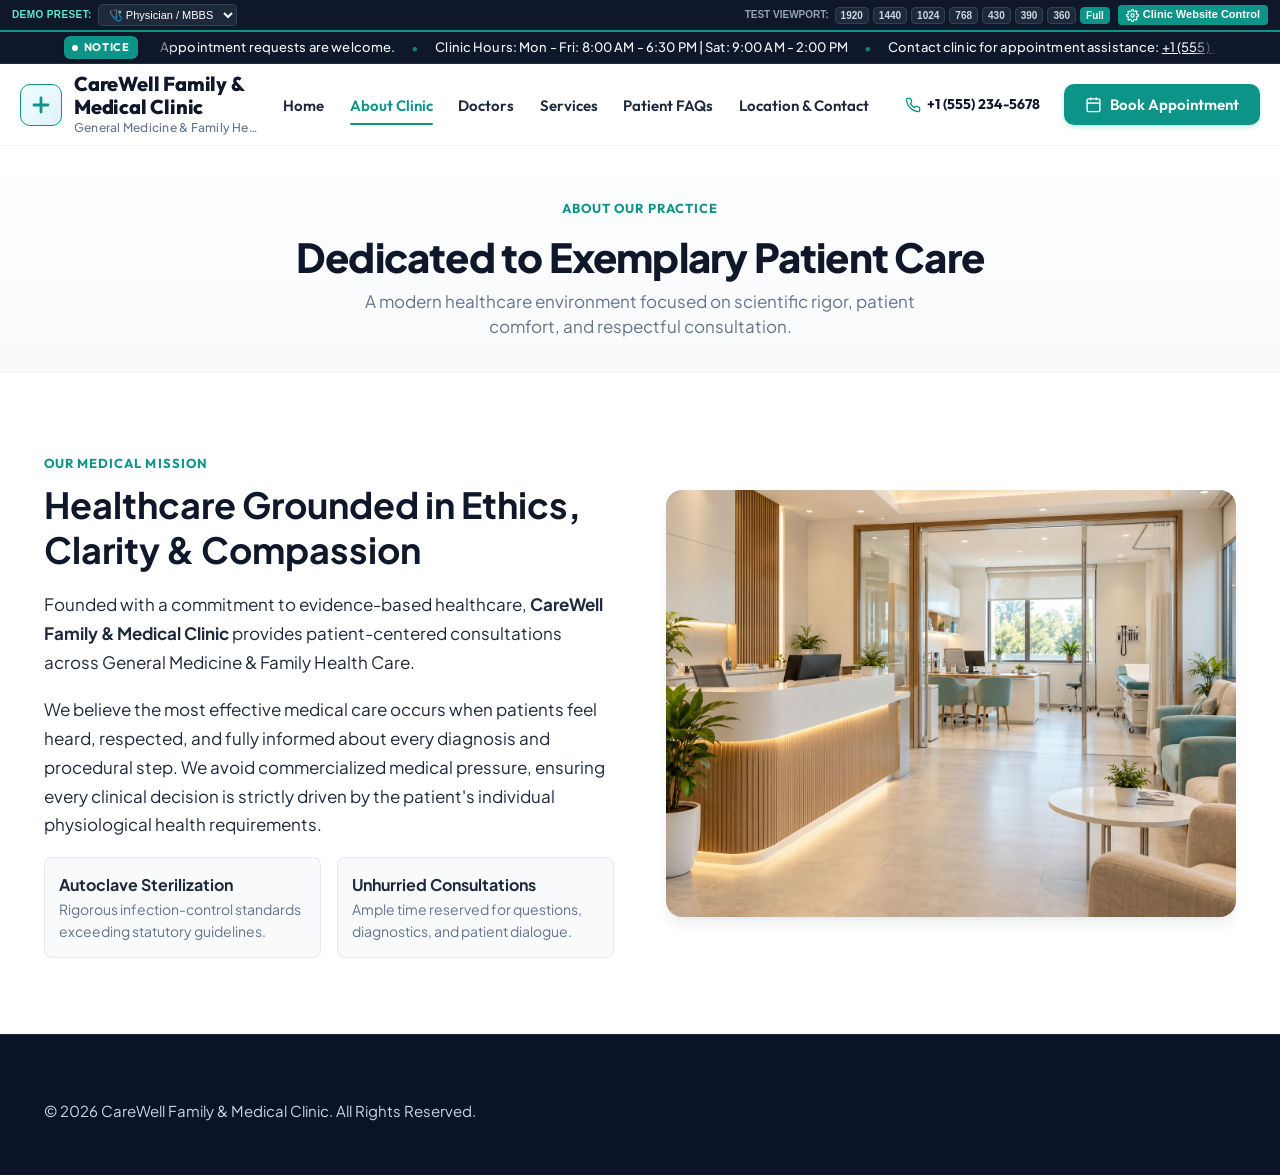
<file: preview/about.html>
<!DOCTYPE html>
<html lang="en">
<head>
  <meta charset="UTF-8">
  <meta name="viewport" content="width=device-width, initial-scale=1.0">
  <title>About Our Medical Practice | [CLINIC NAME]</title>
  <link rel="preconnect" href="https://fonts.googleapis.com">
  <link rel="preconnect" href="https://fonts.gstatic.com" crossorigin>
  <link href="https://fonts.googleapis.com/css2?family=Outfit:wght@500;600;700;800&family=Plus+Jakarta+Sans:wght@400;500;600;700&display=swap" rel="stylesheet">
  <link rel="stylesheet" href="assets/css/main.css">
  <link rel="stylesheet" href="assets/css/header-footer.css">
  <link rel="stylesheet" href="assets/css/homepage.css">
  <link rel="stylesheet" href="assets/css/appointment-form.css">
  <link rel="stylesheet" href="assets/css/responsive.css">
</head>
<body>

  <!-- Slim Announcement / News Ticker Strip -->
  <aside class="clinic-ticker" aria-label="Clinic Announcements">
    <div class="clinic-ticker__inner">
      <span class="clinic-ticker__badge">
        <span class="clinic-ticker__dot" aria-hidden="true"></span>
        <span>Notice</span>
      </span>
      <div class="clinic-ticker__viewport">
        <div class="clinic-ticker__track">
          <div class="clinic-ticker__group">
            <span class="clinic-ticker__item">Appointment requests are welcome.</span>
            <span class="clinic-ticker__sep" aria-hidden="true">&bull;</span>
            <span class="clinic-ticker__item">Clinic Hours: <span data-clinic-var="opening_hours">Mon - Fri: 8:00 AM - 6:30 PM | Sat: 9:00 AM - 2:00 PM</span></span>
            <span class="clinic-ticker__sep" aria-hidden="true">&bull;</span>
            <span class="clinic-ticker__item">Contact clinic for appointment assistance: <a href="tel:+15552345678" style="color:inherit;text-decoration:underline;" data-clinic-var="phone">+1 (555) 234-5678</a></span>
            <span class="clinic-ticker__sep" aria-hidden="true">&bull;</span>
            <span class="clinic-ticker__item">Explore our comprehensive medical services.</span>
            <span class="clinic-ticker__sep" aria-hidden="true">&bull;</span>
          </div>
          <div class="clinic-ticker__group" aria-hidden="true">
            <span class="clinic-ticker__item">Appointment requests are welcome.</span>
            <span class="clinic-ticker__sep" aria-hidden="true">&bull;</span>
            <span class="clinic-ticker__item">Clinic Hours: <span data-clinic-var="opening_hours">Mon - Fri: 8:00 AM - 6:30 PM | Sat: 9:00 AM - 2:00 PM</span></span>
            <span class="clinic-ticker__sep" aria-hidden="true">&bull;</span>
            <span class="clinic-ticker__item">Contact clinic for appointment assistance: <a href="tel:+15552345678" style="color:inherit;text-decoration:underline;" data-clinic-var="phone">+1 (555) 234-5678</a></span>
            <span class="clinic-ticker__sep" aria-hidden="true">&bull;</span>
            <span class="clinic-ticker__item">Explore our comprehensive medical services.</span>
            <span class="clinic-ticker__sep" aria-hidden="true">&bull;</span>
          </div>
        </div>
      </div>
    </div>
  </aside>

  <!-- Header -->
  <header id="site-header" class="clinic-header" role="banner">
    <div class="clinic-container clinic-header__inner">
      <div class="clinic-header__brand">
        <a href="index.html" class="clinic-logo-link" rel="home">
          <span class="clinic-logo-icon">
            <svg width="26" height="26" viewBox="0 0 24 24" fill="none" stroke="currentColor" stroke-width="2.8" stroke-linecap="round"><path d="M12 5v14M5 12h14"/></svg>
          </span>
          <span class="clinic-logo-text">
            <span class="clinic-name" data-clinic-var="clinic_name">[CLINIC NAME]</span>
            <span class="clinic-tagline" data-clinic-var="specialty">Doctor &amp; Clinic Website Demo</span>
          </span>
        </a>
      </div>

      <nav class="clinic-nav" role="navigation">
        <ul class="clinic-nav__menu">
          <li><a href="index.html">Home</a></li>
          <li><a href="about.html" class="is-active">About Clinic</a></li>
          <li><a href="doctor.html">Doctors</a></li>
          <li><a href="service.html">Services</a></li>
          <li><a href="faq.html">Patient FAQs</a></li>
          <li><a href="contact.html">Location &amp; Contact</a></li>
        </ul>
      </nav>

      <div class="clinic-header__actions">
        <a href="tel:+15552345678" class="clinic-header__phone d-none-tablet" title="Call Clinic">
          <svg width="16" height="16" viewBox="0 0 24 24" fill="none" stroke="currentColor" stroke-width="2"><path d="M22 16.92v3a2 2 0 0 1-2.18 2 19.79 19.79 0 0 1-8.63-3.07 19.5 19.5 0 0 1-6-6 19.79 19.79 0 0 1-3.07-8.67A2 2 0 0 1 4.11 2h3a2 2 0 0 1 2 1.72 12.84 12.84 0 0 0 .7 2.81 2 2 0 0 1-.45 2.11L8.09 9.91a16 16 0 0 0 6 6l1.27-1.27a2 2 0 0 1 2.11-.45 12.84 12.84 0 0 0 2.81.7A2 2 0 0 1 22 16.92z"/></svg>
          <span data-clinic-var="phone">+1 (555) 234-5678</span>
        </a>
        <a href="appointment.html" class="clinic-btn clinic-btn--primary clinic-header__cta-btn" aria-label="Request Appointment">
          <svg width="17" height="17" viewBox="0 0 24 24" fill="none" stroke="currentColor" stroke-width="2"><rect x="3" y="4" width="18" height="18" rx="2" ry="2"/><line x1="16" y1="2" x2="16" y2="6"/><line x1="8" y1="2" x2="8" y2="6"/><line x1="3" y1="10" x2="21" y2="10"/></svg>
          <span class="cta-text-full">Book Appointment</span>
          <span class="cta-text-short">Book</span>
        </a>
        <button class="clinic-nav-toggle" id="clinic-nav-toggle" aria-expanded="false" aria-controls="clinic-mobile-drawer" aria-label="Toggle navigation menu">
          <span class="clinic-nav-toggle__bar"></span>
          <span class="clinic-nav-toggle__bar"></span>
          <span class="clinic-nav-toggle__bar"></span>
        </button>
      </div>
    </div>
  </header>

  <!-- Mobile Navigation Drawer -->
  <div id="clinic-mobile-drawer" class="clinic-mobile-drawer" aria-hidden="true" role="dialog" aria-modal="true">
    <div class="clinic-mobile-drawer__overlay" id="clinic-drawer-overlay"></div>
    <div class="clinic-mobile-drawer__content">
      <div class="clinic-mobile-drawer__header">
        <span class="clinic-name" data-clinic-var="clinic_name">[CLINIC NAME]</span>
        <button class="clinic-mobile-drawer__close" id="clinic-drawer-close" aria-label="Close menu">&times;</button>
      </div>
      <div class="clinic-mobile-drawer__body">
        <ul class="clinic-mobile-nav">
          <li><a href="index.html">Home</a></li>
          <li><a href="about.html" class="is-active">About Clinic</a></li>
          <li><a href="doctor.html">Our Doctors</a></li>
          <li><a href="service.html">Services &amp; Treatments</a></li>
          <li><a href="faq.html">Patient FAQs</a></li>
          <li><a href="contact.html">Location &amp; Timings</a></li>
          <li><a href="privacy-policy.html">Privacy &amp; Patient Rights</a></li>
        </ul>

        <div class="clinic-mobile-drawer__actions">
          <a href="appointment.html" class="clinic-btn clinic-btn--primary clinic-btn--full">
            <svg width="18" height="18" viewBox="0 0 24 24" fill="none" stroke="currentColor" stroke-width="2"><rect x="3" y="4" width="18" height="18" rx="2" ry="2"/><line x1="16" y1="2" x2="16" y2="6"/><line x1="8" y1="2" x2="8" y2="6"/><line x1="3" y1="10" x2="21" y2="10"/></svg>
            <span>Request Appointment</span>
          </a>
          <a href="tel:+15552345678" class="clinic-btn clinic-btn--outline clinic-btn--full">
            <svg width="18" height="18" viewBox="0 0 24 24" fill="none" stroke="currentColor" stroke-width="2"><path d="M22 16.92v3a2 2 0 0 1-2.18 2 19.79 19.79 0 0 1-8.63-3.07 19.5 19.5 0 0 1-6-6 19.79 19.79 0 0 1-3.07-8.67A2 2 0 0 1 4.11 2h3a2 2 0 0 1 2 1.72 12.84 12.84 0 0 0 .7 2.81 2 2 0 0 1-.45 2.11L8.09 9.91a16 16 0 0 0 6 6l1.27-1.27a2 2 0 0 1 2.11-.45 12.84 12.84 0 0 0 2.81.7A2 2 0 0 1 22 16.92z"/></svg>
            <span>Call: <span data-clinic-var="phone">+1 (555) 234-5678</span></span>
          </a>
          <a href="https://wa.me/15552345678" target="_blank" rel="noopener noreferrer" class="clinic-btn clinic-btn--whatsapp clinic-btn--full">
            <svg width="18" height="18" viewBox="0 0 24 24" fill="none" stroke="currentColor" stroke-width="2"><path d="M21 11.5a8.38 8.38 0 0 1-.9 3.8 8.5 8.5 0 0 1-7.6 4.7 8.38 8.38 0 0 1-3.8-.9L3 21l1.9-5.7a8.38 8.38 0 0 1-.9-3.8 8.5 8.5 0 0 1 4.7-7.6 8.38 8.38 0 0 1 3.8-.9h.5a8.48 8.48 0 0 1 8 8v.5z"/></svg>
            <span>Chat on WhatsApp</span>
          </a>
        </div>
      </div>
    </div>
  </div>

  <main id="main-content" class="clinic-page" role="main">
    <div class="clinic-page-header">
      <div class="clinic-container clinic-text-center">
        <span class="clinic-section-kicker">About Our Practice</span>
        <h1 class="clinic-page-title">Dedicated to Exemplary Patient Care</h1>
        <p class="clinic-page-subtitle">
          A modern healthcare environment focused on scientific rigor, patient comfort, and respectful consultation.
        </p>
      </div>
    </div>

    <div class="clinic-container clinic-section">
      <div class="clinic-intro-grid">
        <div class="clinic-intro-content">
          <span class="clinic-section-kicker">Our Medical Mission</span>
          <h2>Healthcare Grounded in Ethics, Clarity &amp; Compassion</h2>
          <p class="clinic-body-text">
            Founded with a commitment to evidence-based healthcare, <strong data-clinic-var="clinic_name">[CLINIC NAME]</strong> provides patient-centered consultations across <span data-clinic-var="specialty">Medical Specialties</span>.
          </p>
          <p class="clinic-body-text">
            We believe the most effective medical care occurs when patients feel heard, respected, and fully informed about every diagnosis and procedural step. We avoid commercialized medical pressure, ensuring every clinical decision is strictly driven by the patient's individual physiological health requirements.
          </p>
          <div class="clinic-pillars-mini-grid clinic-mt-4">
            <div class="clinic-pillar-mini" style="background:#f8fafc; padding:14px; border-radius:8px; border:1px solid #e2e8f0;">
              <strong>Autoclave Sterilization</strong>
              <p class="clinic-text-sm clinic-text-muted">Rigorous infection-control standards exceeding statutory guidelines.</p>
            </div>
            <div class="clinic-pillar-mini" style="background:#f8fafc; padding:14px; border-radius:8px; border:1px solid #e2e8f0;">
              <strong>Unhurried Consultations</strong>
              <p class="clinic-text-sm clinic-text-muted">Ample time reserved for questions, diagnostics, and patient dialogue.</p>
            </div>
          </div>
        </div>
        <div class="clinic-intro-media">
          <!-- Featured Folder Asset: Modern Clinic Reception and Consultation Room.png -->
          <img src="assets/images/clinic-reception.png" alt="Modern Clinic Reception" class="clinic-rounded-card clinic-shadow-lg" width="1448" height="1086">
        </div>
      </div>
    </div>
  </main>

  <footer id="site-footer" class="clinic-footer" role="contentinfo">
    <div class="clinic-container clinic-footer__top">
      <p class="clinic-footer__copy">&copy; 2026 <span data-clinic-var="clinic_name">[CLINIC NAME]</span>. All Rights Reserved.</p>
    </div>
  </footer>

  <!-- Mobile Bottom Action Bar -->
  <div class="clinic-mobile-bar" aria-label="Mobile quick actions">
    <a href="tel:+15552345678" class="clinic-mobile-bar__btn clinic-mobile-bar__btn--call">
      <svg width="18" height="18" viewBox="0 0 24 24" fill="none" stroke="currentColor" stroke-width="2"><path d="M22 16.92v3a2 2 0 0 1-2.18 2 19.79 19.79 0 0 1-8.63-3.07 19.5 19.5 0 0 1-6-6 19.79 19.79 0 0 1-3.07-8.67A2 2 0 0 1 4.11 2h3a2 2 0 0 1 2 1.72 12.84 12.84 0 0 0 .7 2.81 2 2 0 0 1-.45 2.11L8.09 9.91a16 16 0 0 0 6 6l1.27-1.27a2 2 0 0 1 2.11-.45 12.84 12.84 0 0 0 2.81.7A2 2 0 0 1 22 16.92z"/></svg>
      <span>Call</span>
    </a>
    <a href="https://wa.me/15552345678" target="_blank" rel="noopener noreferrer" class="clinic-mobile-bar__btn clinic-mobile-bar__btn--wa">
      <svg width="18" height="18" viewBox="0 0 24 24" fill="none" stroke="currentColor" stroke-width="2"><path d="M21 11.5a8.38 8.38 0 0 1-.9 3.8 8.5 8.5 0 0 1-7.6 4.7 8.38 8.38 0 0 1-3.8-.9L3 21l1.9-5.7a8.38 8.38 0 0 1-.9-3.8 8.5 8.5 0 0 1 4.7-7.6 8.38 8.38 0 0 1 3.8-.9h.5a8.48 8.48 0 0 1 8 8v.5z"/></svg>
      <span>WhatsApp</span>
    </a>
    <a href="appointment.html" class="clinic-mobile-bar__btn clinic-mobile-bar__btn--book">
      <svg width="18" height="18" viewBox="0 0 24 24" fill="none" stroke="currentColor" stroke-width="2"><rect x="3" y="4" width="18" height="18" rx="2" ry="2"/><line x1="16" y1="2" x2="16" y2="6"/><line x1="8" y1="2" x2="8" y2="6"/><line x1="3" y1="10" x2="21" y2="10"/></svg>
      <span>Book Visit</span>
    </a>
  </div>

  <script src="assets/js/clinic-main.js"></script>
  <script src="assets/js/preview-engine.js"></script>
</body>
</html>
</file>
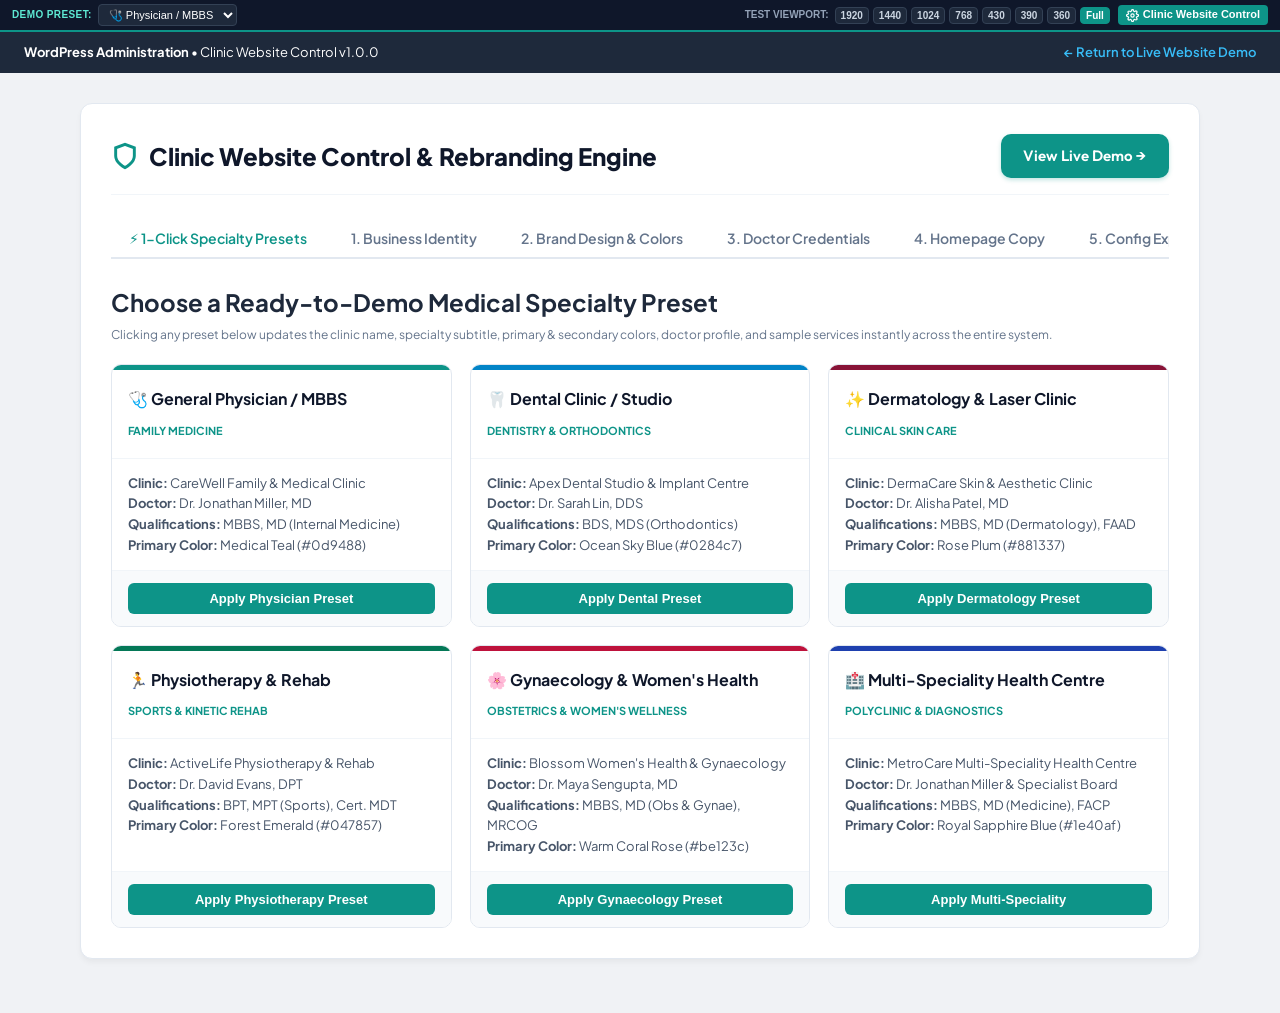
<file: preview/admin.html>
<!DOCTYPE html>
<html lang="en">
<head>
  <meta charset="UTF-8">
  <meta name="viewport" content="width=device-width, initial-scale=1.0">
  <title>Clinic Website Control Center | WordPress Admin Simulator</title>
  <link rel="preconnect" href="https://fonts.googleapis.com">
  <link rel="preconnect" href="https://fonts.gstatic.com" crossorigin>
  <link href="https://fonts.googleapis.com/css2?family=Outfit:wght@600;700;800&family=Plus+Jakarta+Sans:wght@400;500;600;700&display=swap" rel="stylesheet">
  <link rel="stylesheet" href="assets/css/main.css">
  <style>
    body { background-color: #f0f2f5; font-family: 'Plus Jakarta Sans', system-ui, sans-serif; color: #1e293b; padding: 0; margin: 0; }
    .wp-admin-topbar { background-color: #1e293b; color: #ffffff; padding: 10px 24px; display: flex; align-items: center; justify-content: space-between; font-size: 13px; }
    .wp-admin-topbar a { color: #38bdf8; text-decoration: none; font-weight: 600; }
    .wp-admin-topbar a:hover { text-decoration: underline; }
    .admin-container { max-width: 1160px; margin: 30px auto; padding: 0 20px; }
    .admin-card { background: #ffffff; border: 1px solid #e2e8f0; border-radius: 12px; box-shadow: 0 4px 6px -1px rgba(0,0,0,0.05); padding: 30px; margin-bottom: 24px; }
    .admin-header { display: flex; align-items: center; justify-content: space-between; margin-bottom: 24px; border-bottom: 1px solid #f1f5f9; padding-bottom: 16px; }
    .admin-header h1 { font-size: 24px; font-weight: 800; color: #0f172a; margin: 0; display: flex; align-items: center; gap: 10px; }
    .tabs-nav { display: flex; gap: 8px; border-bottom: 2px solid #e2e8f0; margin-bottom: 24px; overflow-x: auto; }
    .tab-btn { background: none; border: none; padding: 10px 18px; font-family: inherit; font-size: 14px; font-weight: 600; color: #64748b; cursor: pointer; border-bottom: 2px solid transparent; margin-bottom: -2px; transition: all 0.2s; white-space: nowrap; }
    .tab-btn:hover { color: #0f172a; }
    .tab-btn.is-active { color: #0d9488; border-bottom-color: #0d9488; }
    .tab-content { display: none; }
    .tab-content.is-active { display: block; }
    .form-row { display: grid; grid-template-columns: 240px 1fr; gap: 20px; margin-bottom: 20px; align-items: start; }
    .form-row label { font-weight: 600; font-size: 14px; color: #334155; margin-top: 8px; }
    .form-row input[type="text"], .form-row input[type="email"], .form-row select, .form-row textarea { width: 100%; max-width: 580px; padding: 10px 14px; border: 1px solid #cbd5e1; border-radius: 8px; font-family: inherit; font-size: 14px; }
    .form-row input[type="color"] { width: 50px; height: 38px; border: 1px solid #cbd5e1; border-radius: 6px; cursor: pointer; }
    .form-hint { font-size: 12px; color: #64748b; margin-top: 4px; }
    .preset-card-grid { display: grid; grid-template-columns: repeat(3, 1fr); gap: 18px; margin-top: 15px; }
    @media (max-width: 900px) { .preset-card-grid { grid-template-columns: 1fr; } .form-row { grid-template-columns: 1fr; } }
    .p-card { background: #ffffff; border: 1px solid #e2e8f0; border-radius: 10px; overflow: hidden; display: flex; flex-direction: column; transition: transform 0.2s, box-shadow 0.2s; }
    .p-card:hover { transform: translateY(-3px); box-shadow: 0 10px 20px rgba(0,0,0,0.06); }
    .p-card-head { padding: 16px; border-top: 5px solid #0d9488; border-bottom: 1px solid #f1f5f9; }
    .p-card-head h3 { font-size: 16px; margin: 0 0 4px 0; color: #0f172a; }
    .p-card-head span { font-size: 11px; font-weight: 700; color: #0d9488; text-transform: uppercase; }
    .p-card-body { padding: 14px 16px; font-size: 13px; color: #475569; flex: 1; }
    .p-card-foot { padding: 12px 16px; background: #f8fafc; border-top: 1px solid #f1f5f9; }
    .p-card-foot button { width: 100%; padding: 8px 12px; background: #0d9488; color: #ffffff; border: none; border-radius: 6px; font-weight: 600; cursor: pointer; font-size: 13px; }
    .p-card-foot button:hover { background: #0f766e; }
    .alert-banner { display: none; background: #f0fdf4; border: 1px solid #bbf7d0; color: #166534; padding: 14px 18px; border-radius: 8px; font-size: 14px; margin-bottom: 20px; }
  </style>
</head>
<body>

  <!-- Top Admin Bar -->
  <div class="wp-admin-topbar">
    <div>
      <strong>WordPress Administration</strong> &bull; Clinic Website Control v1.0.0
    </div>
    <div>
      <a href="index.html">&larr; Return to Live Website Demo</a>
    </div>
  </div>

  <div class="admin-container">
    <div class="admin-card">
      <div class="admin-header">
        <h1>
          <svg width="28" height="28" viewBox="0 0 24 24" fill="none" stroke="#0d9488" stroke-width="2.5"><path d="M12 22s8-4 8-10V5l-8-3-8 3v7c0 6 8 10 8 10z"/></svg>
          Clinic Website Control &amp; Rebranding Engine
        </h1>
        <a href="index.html" class="clinic-btn clinic-btn--primary">View Live Demo &rarr;</a>
      </div>

      <div id="save-alert" class="alert-banner">
        <strong>Success!</strong> Configuration saved. Website rebrand applied to all templates and design tokens.
      </div>

      <!-- Navigation Tabs -->
      <nav class="tabs-nav">
        <button class="tab-btn is-active" data-tab="presets">⚡ 1-Click Specialty Presets</button>
        <button class="tab-btn" data-tab="identity">1. Business Identity</button>
        <button class="tab-btn" data-tab="brand">2. Brand Design &amp; Colors</button>
        <button class="tab-btn" data-tab="doctor">3. Doctor Credentials</button>
        <button class="tab-btn" data-tab="homepage">4. Homepage Copy</button>
        <button class="tab-btn" data-tab="export">5. Config Export / Backup</button>
      </nav>

      <!-- TAB: PRESETS -->
      <div id="tab-presets" class="tab-content is-active">
        <h2>Choose a Ready-to-Demo Medical Specialty Preset</h2>
        <p class="form-hint" style="margin-bottom: 20px;">
          Clicking any preset below updates the clinic name, specialty subtitle, primary &amp; secondary colors, doctor profile, and sample services instantly across the entire system.
        </p>

        <div class="preset-card-grid">
          <!-- Preset 1: Physician -->
          <div class="p-card">
            <div class="p-card-head" style="border-top-color: #0d9488;">
              <h3>🩺 General Physician / MBBS</h3>
              <span>Family Medicine</span>
            </div>
            <div class="p-card-body">
              <p><strong>Clinic:</strong> CareWell Family &amp; Medical Clinic</p>
              <p><strong>Doctor:</strong> Dr. Jonathan Miller, MD</p>
              <p><strong>Qualifications:</strong> MBBS, MD (Internal Medicine)</p>
              <p><strong>Primary Color:</strong> Medical Teal (#0d9488)</p>
            </div>
            <div class="p-card-foot">
              <button type="button" onclick="applyPreset('physician')">Apply Physician Preset</button>
            </div>
          </div>

          <!-- Preset 2: Dental -->
          <div class="p-card">
            <div class="p-card-head" style="border-top-color: #0284c7;">
              <h3>🦷 Dental Clinic / Studio</h3>
              <span>Dentistry &amp; Orthodontics</span>
            </div>
            <div class="p-card-body">
              <p><strong>Clinic:</strong> Apex Dental Studio &amp; Implant Centre</p>
              <p><strong>Doctor:</strong> Dr. Sarah Lin, DDS</p>
              <p><strong>Qualifications:</strong> BDS, MDS (Orthodontics)</p>
              <p><strong>Primary Color:</strong> Ocean Sky Blue (#0284c7)</p>
            </div>
            <div class="p-card-foot">
              <button type="button" onclick="applyPreset('dental')">Apply Dental Preset</button>
            </div>
          </div>

          <!-- Preset 3: Dermatology -->
          <div class="p-card">
            <div class="p-card-head" style="border-top-color: #881337;">
              <h3>✨ Dermatology &amp; Laser Clinic</h3>
              <span>Clinical Skin Care</span>
            </div>
            <div class="p-card-body">
              <p><strong>Clinic:</strong> DermaCare Skin &amp; Aesthetic Clinic</p>
              <p><strong>Doctor:</strong> Dr. Alisha Patel, MD</p>
              <p><strong>Qualifications:</strong> MBBS, MD (Dermatology), FAAD</p>
              <p><strong>Primary Color:</strong> Rose Plum (#881337)</p>
            </div>
            <div class="p-card-foot">
              <button type="button" onclick="applyPreset('dermatology')">Apply Dermatology Preset</button>
            </div>
          </div>

          <!-- Preset 4: Physiotherapy -->
          <div class="p-card">
            <div class="p-card-head" style="border-top-color: #047857;">
              <h3>🏃 Physiotherapy &amp; Rehab</h3>
              <span>Sports &amp; Kinetic Rehab</span>
            </div>
            <div class="p-card-body">
              <p><strong>Clinic:</strong> ActiveLife Physiotherapy &amp; Rehab</p>
              <p><strong>Doctor:</strong> Dr. David Evans, DPT</p>
              <p><strong>Qualifications:</strong> BPT, MPT (Sports), Cert. MDT</p>
              <p><strong>Primary Color:</strong> Forest Emerald (#047857)</p>
            </div>
            <div class="p-card-foot">
              <button type="button" onclick="applyPreset('physiotherapy')">Apply Physiotherapy Preset</button>
            </div>
          </div>

          <!-- Preset 5: Gynaecology -->
          <div class="p-card">
            <div class="p-card-head" style="border-top-color: #be123c;">
              <h3>🌸 Gynaecology &amp; Women's Health</h3>
              <span>Obstetrics &amp; Women's Wellness</span>
            </div>
            <div class="p-card-body">
              <p><strong>Clinic:</strong> Blossom Women's Health &amp; Gynaecology</p>
              <p><strong>Doctor:</strong> Dr. Maya Sengupta, MD</p>
              <p><strong>Qualifications:</strong> MBBS, MD (Obs &amp; Gynae), MRCOG</p>
              <p><strong>Primary Color:</strong> Warm Coral Rose (#be123c)</p>
            </div>
            <div class="p-card-foot">
              <button type="button" onclick="applyPreset('gynaecology')">Apply Gynaecology Preset</button>
            </div>
          </div>

          <!-- Preset 6: Multi-Speciality -->
          <div class="p-card">
            <div class="p-card-head" style="border-top-color: #1e40af;">
              <h3>🏥 Multi-Speciality Health Centre</h3>
              <span>Polyclinic &amp; Diagnostics</span>
            </div>
            <div class="p-card-body">
              <p><strong>Clinic:</strong> MetroCare Multi-Speciality Health Centre</p>
              <p><strong>Doctor:</strong> Dr. Jonathan Miller &amp; Specialist Board</p>
              <p><strong>Qualifications:</strong> MBBS, MD (Medicine), FACP</p>
              <p><strong>Primary Color:</strong> Royal Sapphire Blue (#1e40af)</p>
            </div>
            <div class="p-card-foot">
              <button type="button" onclick="applyPreset('multispeciality')">Apply Multi-Speciality</button>
            </div>
          </div>
        </div>
      </div>

      <!-- TAB: IDENTITY -->
      <div id="tab-identity" class="tab-content">
        <h2>Clinic Identity &amp; Contact Information</h2>
        <div class="form-row">
          <label for="adm_clinic_name">Clinic Name</label>
          <div>
            <input type="text" id="adm_clinic_name">
            <div class="form-hint">Used on header logo, footer, and page title.</div>
          </div>
        </div>
        <div class="form-row">
          <label for="adm_specialty">Specialty Tagline</label>
          <div>
            <input type="text" id="adm_specialty">
            <div class="form-hint">e.g. Comprehensive Dentistry &amp; Orthodontics, Dermatology &amp; Laser, Family Clinic.</div>
          </div>
        </div>
        <div class="form-row">
          <label for="adm_phone">Contact Phone</label>
          <input type="text" id="adm_phone">
        </div>
        <div class="form-row">
          <label for="adm_whatsapp">WhatsApp Number</label>
          <div>
            <input type="text" id="adm_whatsapp">
            <div class="form-hint">Digits only with country code (e.g. 15552345678).</div>
          </div>
        </div>
        <div class="form-row">
          <label for="adm_email">Administrative Email</label>
          <input type="email" id="adm_email">
        </div>
        <div class="form-row">
          <label for="adm_address">Street Address</label>
          <input type="text" id="adm_address">
        </div>
        <div class="form-row">
          <label for="adm_city_state">City, State &amp; Zip</label>
          <input type="text" id="adm_city_state">
        </div>
        <div class="form-row">
          <label for="adm_hours">Consultation Hours</label>
          <input type="text" id="adm_hours">
        </div>
        <div class="form-row">
          <div></div>
          <button type="button" class="clinic-btn clinic-btn--primary" onclick="saveCustomSettings()">Save Identity Settings</button>
        </div>
      </div>

      <!-- TAB: BRAND -->
      <div id="tab-brand" class="tab-content">
        <h2>Brand Design &amp; Colors</h2>
        <div class="form-row">
          <label for="adm_primary_color">Primary Brand Color</label>
          <div>
            <input type="color" id="adm_primary_color">
            <div class="form-hint">Used for primary buttons, active links, and accent badges.</div>
          </div>
        </div>
        <div class="form-row">
          <label for="adm_secondary_color">Secondary Dark Text Color</label>
          <input type="color" id="adm_secondary_color">
        </div>
        <div class="form-row">
          <label for="adm_accent_color">Subtle Accent Color</label>
          <input type="color" id="adm_accent_color">
        </div>
        <div class="form-row">
          <div></div>
          <button type="button" class="clinic-btn clinic-btn--primary" onclick="saveCustomSettings()">Save Color Palette</button>
        </div>
      </div>

      <!-- TAB: DOCTOR -->
      <div id="tab-doctor" class="tab-content">
        <h2>Doctor Credentials &amp; Verification</h2>
        <div class="form-row">
          <label for="adm_doctor_name">Doctor Name</label>
          <input type="text" id="adm_doctor_name">
        </div>
        <div class="form-row">
          <label for="adm_doctor_spec">Specialty Title</label>
          <input type="text" id="adm_doctor_spec">
        </div>
        <div class="form-row">
          <label for="adm_doctor_qual">Academic Qualifications</label>
          <input type="text" id="adm_doctor_qual">
        </div>
        <div class="form-row">
          <label for="adm_doctor_reg">Verified Registration Details</label>
          <input type="text" id="adm_doctor_reg">
        </div>
        <div class="form-row">
          <label for="adm_doctor_exp">Clinical Experience</label>
          <input type="text" id="adm_doctor_exp">
        </div>
        <div class="form-row">
          <label for="adm_doctor_lang">Languages Spoken</label>
          <input type="text" id="adm_doctor_lang">
        </div>
        <div class="form-row">
          <label for="adm_doctor_bio">Doctor Biography</label>
          <textarea id="adm_doctor_bio" rows="4"></textarea>
        </div>
        <div class="form-row">
          <div></div>
          <button type="button" class="clinic-btn clinic-btn--primary" onclick="saveCustomSettings()">Save Doctor Details</button>
        </div>
      </div>

      <!-- TAB: HOMEPAGE -->
      <div id="tab-homepage" class="tab-content">
        <h2>Homepage Copy &amp; Headlines</h2>
        <div class="form-row">
          <label for="adm_hero_heading">Hero Headline</label>
          <input type="text" id="adm_hero_heading">
        </div>
        <div class="form-row">
          <label for="adm_hero_subheading">Hero Supporting Text</label>
          <textarea id="adm_hero_subheading" rows="3"></textarea>
        </div>
        <div class="form-row">
          <label for="adm_ticker_messages">Announcement Ticker Messages</label>
          <div>
            <textarea id="adm_ticker_messages" rows="4"></textarea>
            <div class="form-hint">Enter one message per line for the top announcement marquee.</div>
          </div>
        </div>
        <div class="form-row">
          <div></div>
          <button type="button" class="clinic-btn clinic-btn--primary" onclick="saveCustomSettings()">Save Homepage Copy</button>
        </div>
      </div>

      <!-- TAB: EXPORT / BACKUP -->
      <div id="tab-export" class="tab-content">
        <h2>Configuration Backup &amp; JSON Export</h2>
        <p class="form-hint" style="margin-bottom: 20px;">
          Download your current clinic configurations as a JSON file to transfer between demos or restore previously prepared prospect settings.
        </p>
        <button type="button" class="clinic-btn clinic-btn--ghost" onclick="downloadJSON()">
          <svg width="16" height="16" viewBox="0 0 24 24" fill="none" stroke="currentColor" stroke-width="2"><path d="M21 15v4a2 2 0 0 1-2 2H5a2 2 0 0 1-2-2v-4"/><polyline points="7 10 12 15 17 10"/><line x1="12" y1="15" x2="12" y2="3"/></svg>
          <span>Download Current Config (JSON)</span>
        </button>
        <button type="button" class="clinic-btn clinic-btn--outline" style="margin-left: 10px;" onclick="resetToDefaults()">
          <span>Reset Demo to Default Values</span>
        </button>
      </div>

    </div>
  </div>

  <script src="assets/js/preview-engine.js"></script>
  <script>
    // Tab switching logic
    var tabs = document.querySelectorAll('.tab-btn');
    tabs.forEach(function (btn) {
      btn.addEventListener('click', function () {
        tabs.forEach(function (b) { b.classList.remove('is-active'); });
        document.querySelectorAll('.tab-content').forEach(function (c) { c.classList.remove('is-active'); });
        btn.classList.add('is-active');
        var tabId = 'tab-' + btn.getAttribute('data-tab');
        var content = document.getElementById(tabId);
        if (content) content.classList.add('is-active');
      });
    });

    // Populate inputs on load
    function loadFormValues() {
      var cfg = window.ClinicPreviewEngine.get();
      document.getElementById('adm_clinic_name').value = cfg.clinic_name || '';
      document.getElementById('adm_specialty').value = cfg.specialty || '';
      document.getElementById('adm_phone').value = cfg.phone || '';
      document.getElementById('adm_whatsapp').value = cfg.whatsapp_raw || '';
      document.getElementById('adm_email').value = cfg.email || '';
      document.getElementById('adm_address').value = cfg.address || '';
      document.getElementById('adm_city_state').value = cfg.city_state_zip || '';
      document.getElementById('adm_hours').value = cfg.opening_hours || '';
      document.getElementById('adm_primary_color').value = cfg.primary_color || '#0d9488';
      document.getElementById('adm_secondary_color').value = cfg.secondary_color || '#0f172a';
      document.getElementById('adm_accent_color').value = cfg.accent_color || '#0284c7';
      document.getElementById('adm_doctor_name').value = cfg.doctor_name || '';
      document.getElementById('adm_doctor_spec').value = cfg.doctor_spec || '';
      document.getElementById('adm_doctor_qual').value = cfg.doctor_qual || '';
      document.getElementById('adm_doctor_reg').value = cfg.doctor_reg || '';
      document.getElementById('adm_doctor_exp').value = cfg.doctor_exp || '';
      document.getElementById('adm_doctor_lang').value = cfg.doctor_lang || '';
      document.getElementById('adm_doctor_bio').value = cfg.doctor_bio || '';
      document.getElementById('adm_hero_heading').value = cfg.hero_heading || '';
      document.getElementById('adm_hero_subheading').value = cfg.hero_subheading || '';
      document.getElementById('adm_ticker_messages').value = cfg.ticker_messages || "Appointment requests are welcome.\nView our clinic hours.\nContact the clinic for appointment assistance.\nExplore our medical services.";
    }

    function showAlert() {
      var a = document.getElementById('save-alert');
      a.style.display = 'block';
      setTimeout(function () { a.style.display = 'none'; }, 4000);
    }

    function applyPreset(key) {
      var preset = window.ClinicPreviewEngine.presets[key];
      if (preset) {
        window.ClinicPreviewEngine.save(preset);
        loadFormValues();
        showAlert();
      }
    }

    function saveCustomSettings() {
      var current = window.ClinicPreviewEngine.get();
      var updated = Object.assign({}, current, {
        clinic_name: document.getElementById('adm_clinic_name').value,
        specialty: document.getElementById('adm_specialty').value,
        phone: document.getElementById('adm_phone').value,
        phone_raw: document.getElementById('adm_phone').value.replace(/[^0-9+]/g, ''),
        whatsapp_raw: document.getElementById('adm_whatsapp').value.replace(/[^0-9]/g, ''),
        email: document.getElementById('adm_email').value,
        address: document.getElementById('adm_address').value,
        city_state_zip: document.getElementById('adm_city_state').value,
        opening_hours: document.getElementById('adm_hours').value,
        primary_color: document.getElementById('adm_primary_color').value,
        secondary_color: document.getElementById('adm_secondary_color').value,
        accent_color: document.getElementById('adm_accent_color').value,
        doctor_name: document.getElementById('adm_doctor_name').value,
        doctor_spec: document.getElementById('adm_doctor_spec').value,
        doctor_qual: document.getElementById('adm_doctor_qual').value,
        doctor_reg: document.getElementById('adm_doctor_reg').value,
        doctor_exp: document.getElementById('adm_doctor_exp').value,
        doctor_lang: document.getElementById('adm_doctor_lang').value,
        doctor_bio: document.getElementById('adm_doctor_bio').value,
        hero_heading: document.getElementById('adm_hero_heading').value,
        hero_subheading: document.getElementById('adm_hero_subheading').value,
        ticker_messages: document.getElementById('adm_ticker_messages').value
      });

      window.ClinicPreviewEngine.save(updated);
      showAlert();
    }

    function downloadJSON() {
      var cfg = window.ClinicPreviewEngine.get();
      var dataStr = "data:text/json;charset=utf-8," + encodeURIComponent(JSON.stringify(cfg, null, 2));
      var downloadAnchor = document.createElement('a');
      downloadAnchor.setAttribute("href", dataStr);
      downloadAnchor.setAttribute("download", "clinic-config-" + (cfg.clinic_name.replace(/\s+/g, '-').toLowerCase()) + ".json");
      document.body.appendChild(downloadAnchor);
      downloadAnchor.click();
      downloadAnchor.remove();
    }

    function resetToDefaults() {
      if (confirm('Reset to standard physician demo settings?')) {
        window.ClinicPreviewEngine.reset();
        loadFormValues();
        showAlert();
      }
    }

    document.addEventListener('DOMContentLoaded', loadFormValues);
  </script>
</body>
</html>
</file>
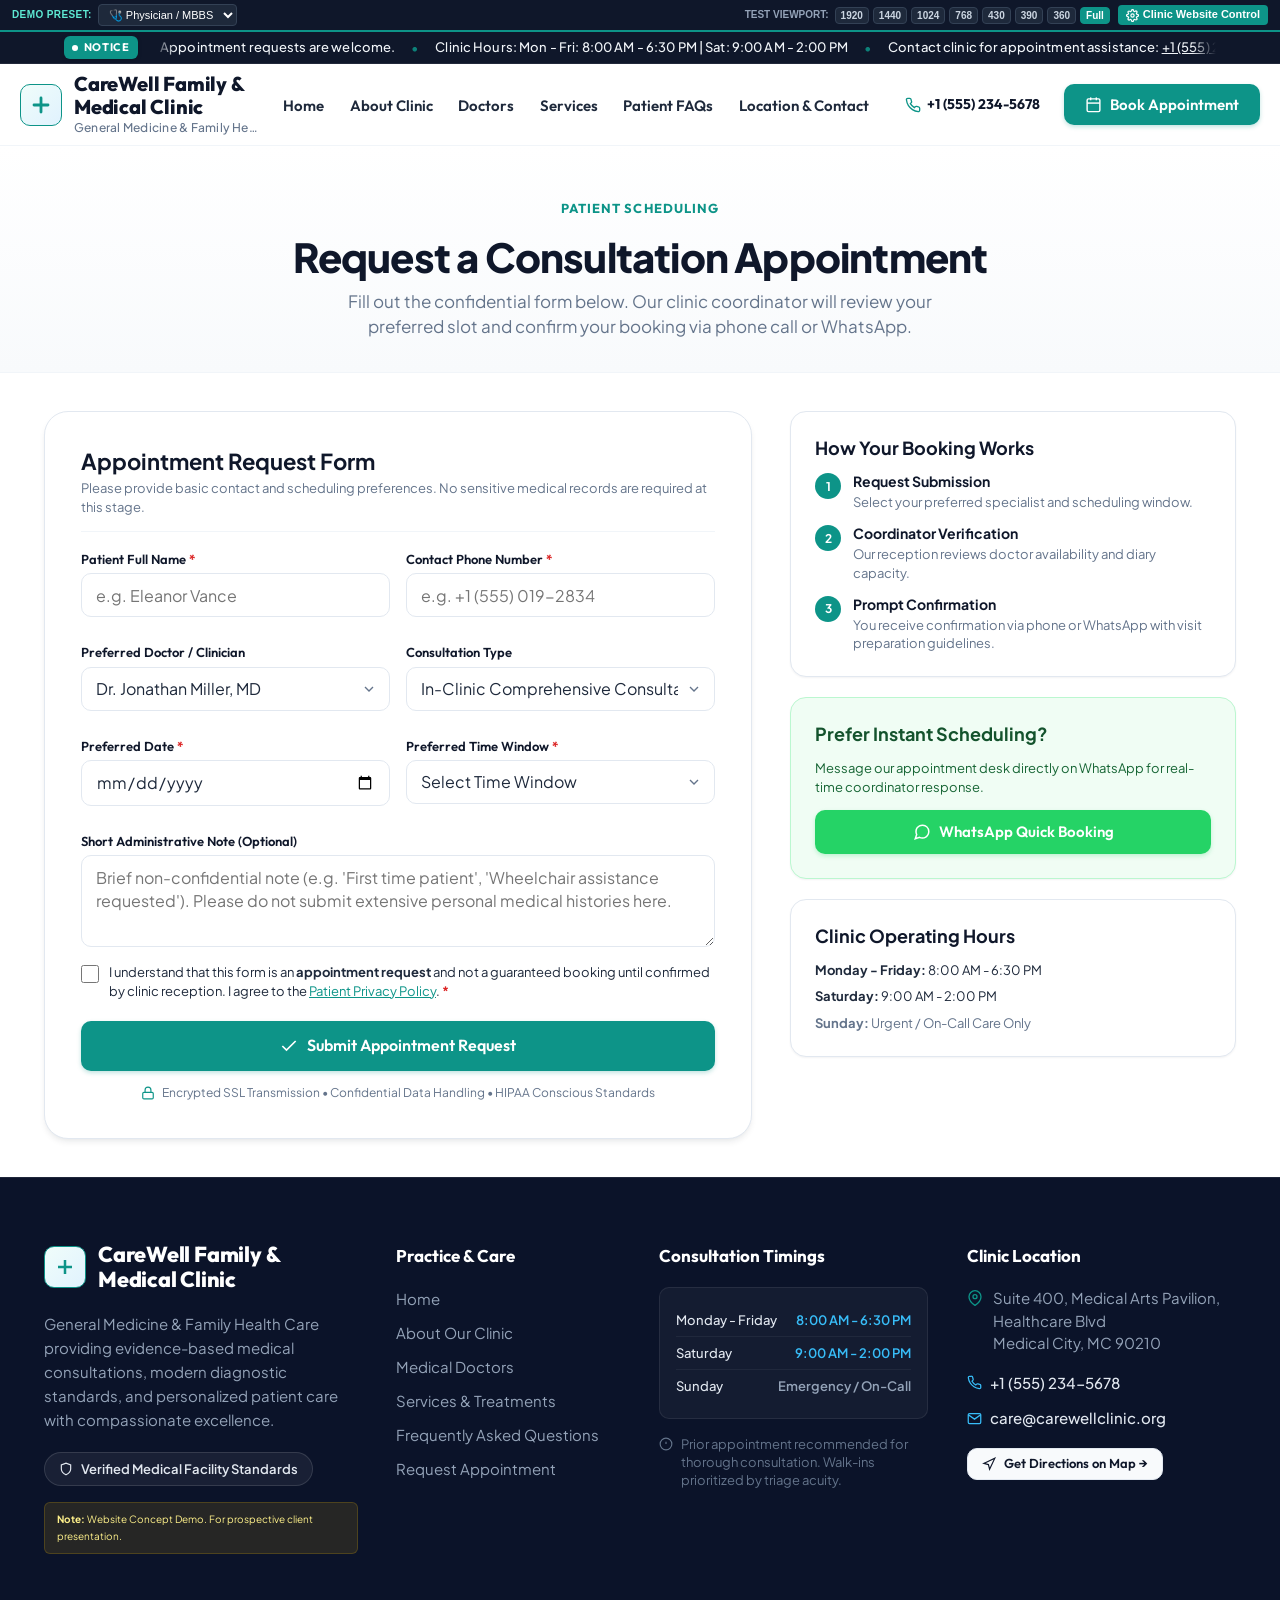
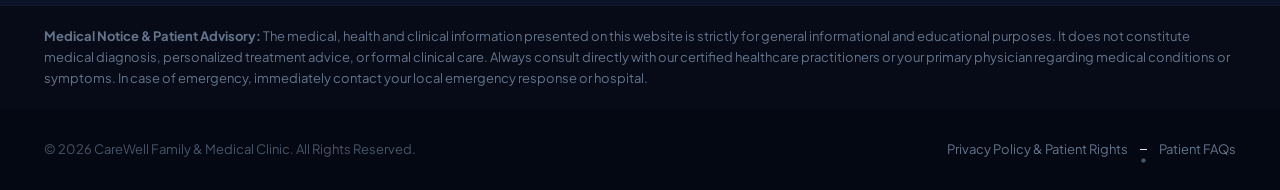
<file: preview/appointment.html>
<!DOCTYPE html>
<html lang="en">
<head>
  <meta charset="UTF-8">
  <meta name="viewport" content="width=device-width, initial-scale=1.0">
  <title>Request an Appointment | [CLINIC NAME]</title>
  <link rel="preconnect" href="https://fonts.googleapis.com">
  <link rel="preconnect" href="https://fonts.gstatic.com" crossorigin>
  <link href="https://fonts.googleapis.com/css2?family=Outfit:wght@500;600;700;800&family=Plus+Jakarta+Sans:wght@400;500;600;700&display=swap" rel="stylesheet">
  <link rel="stylesheet" href="assets/css/main.css">
  <link rel="stylesheet" href="assets/css/header-footer.css">
  <link rel="stylesheet" href="assets/css/homepage.css">
  <link rel="stylesheet" href="assets/css/appointment-form.css">
  <link rel="stylesheet" href="assets/css/responsive.css">
</head>
<body>

  <!-- Slim Announcement / News Ticker Strip -->
  <aside class="clinic-ticker" aria-label="Clinic Announcements">
    <div class="clinic-ticker__inner">
      <span class="clinic-ticker__badge">
        <span class="clinic-ticker__dot" aria-hidden="true"></span>
        <span>Notice</span>
      </span>
      <div class="clinic-ticker__viewport">
        <div class="clinic-ticker__track">
          <div class="clinic-ticker__group">
            <span class="clinic-ticker__item">Appointment requests are welcome.</span>
            <span class="clinic-ticker__sep" aria-hidden="true">&bull;</span>
            <span class="clinic-ticker__item">Clinic Hours: <span data-clinic-var="opening_hours">Mon - Fri: 8:00 AM - 6:30 PM | Sat: 9:00 AM - 2:00 PM</span></span>
            <span class="clinic-ticker__sep" aria-hidden="true">&bull;</span>
            <span class="clinic-ticker__item">Contact clinic for appointment assistance: <a href="tel:+15552345678" style="color:inherit;text-decoration:underline;" data-clinic-var="phone">+1 (555) 234-5678</a></span>
            <span class="clinic-ticker__sep" aria-hidden="true">&bull;</span>
            <span class="clinic-ticker__item">Explore our comprehensive medical services.</span>
            <span class="clinic-ticker__sep" aria-hidden="true">&bull;</span>
          </div>
          <div class="clinic-ticker__group" aria-hidden="true">
            <span class="clinic-ticker__item">Appointment requests are welcome.</span>
            <span class="clinic-ticker__sep" aria-hidden="true">&bull;</span>
            <span class="clinic-ticker__item">Clinic Hours: <span data-clinic-var="opening_hours">Mon - Fri: 8:00 AM - 6:30 PM | Sat: 9:00 AM - 2:00 PM</span></span>
            <span class="clinic-ticker__sep" aria-hidden="true">&bull;</span>
            <span class="clinic-ticker__item">Contact clinic for appointment assistance: <a href="tel:+15552345678" style="color:inherit;text-decoration:underline;" data-clinic-var="phone">+1 (555) 234-5678</a></span>
            <span class="clinic-ticker__sep" aria-hidden="true">&bull;</span>
            <span class="clinic-ticker__item">Explore our comprehensive medical services.</span>
            <span class="clinic-ticker__sep" aria-hidden="true">&bull;</span>
          </div>
        </div>
      </div>
    </div>
  </aside>

  <!-- Header -->
  <header id="site-header" class="clinic-header" role="banner">
    <div class="clinic-container clinic-header__inner">
      <div class="clinic-header__brand">
        <a href="index.html" class="clinic-logo-link" rel="home">
          <span class="clinic-logo-icon">
            <svg width="26" height="26" viewBox="0 0 24 24" fill="none" stroke="currentColor" stroke-width="2.8" stroke-linecap="round"><path d="M12 5v14M5 12h14"/></svg>
          </span>
          <span class="clinic-logo-text">
            <span class="clinic-name" data-clinic-var="clinic_name">[CLINIC NAME]</span>
            <span class="clinic-tagline" data-clinic-var="specialty">Doctor &amp; Clinic Website Demo</span>
          </span>
        </a>
      </div>

      <nav class="clinic-nav" role="navigation">
        <ul class="clinic-nav__menu">
          <li><a href="index.html">Home</a></li>
          <li><a href="about.html">About Clinic</a></li>
          <li><a href="doctor.html">Doctors</a></li>
          <li><a href="service.html">Services</a></li>
          <li><a href="faq.html">Patient FAQs</a></li>
          <li><a href="contact.html">Location &amp; Contact</a></li>
        </ul>
      </nav>

      <div class="clinic-header__actions">
        <a href="tel:+15552345678" class="clinic-header__phone d-none-tablet" title="Call Clinic">
          <svg width="16" height="16" viewBox="0 0 24 24" fill="none" stroke="currentColor" stroke-width="2"><path d="M22 16.92v3a2 2 0 0 1-2.18 2 19.79 19.79 0 0 1-8.63-3.07 19.5 19.5 0 0 1-6-6 19.79 19.79 0 0 1-3.07-8.67A2 2 0 0 1 4.11 2h3a2 2 0 0 1 2 1.72 12.84 12.84 0 0 0 .7 2.81 2 2 0 0 1-.45 2.11L8.09 9.91a16 16 0 0 0 6 6l1.27-1.27a2 2 0 0 1 2.11-.45 12.84 12.84 0 0 0 2.81.7A2 2 0 0 1 22 16.92z"/></svg>
          <span data-clinic-var="phone">+1 (555) 234-5678</span>
        </a>
        <a href="appointment.html" class="clinic-btn clinic-btn--primary clinic-header__cta-btn" aria-label="Request Appointment">
          <svg width="17" height="17" viewBox="0 0 24 24" fill="none" stroke="currentColor" stroke-width="2"><rect x="3" y="4" width="18" height="18" rx="2" ry="2"/><line x1="16" y1="2" x2="16" y2="6"/><line x1="8" y1="2" x2="8" y2="6"/><line x1="3" y1="10" x2="21" y2="10"/></svg>
          <span class="cta-text-full">Book Appointment</span>
          <span class="cta-text-short">Book</span>
        </a>
        <button class="clinic-nav-toggle" id="clinic-nav-toggle" aria-expanded="false" aria-controls="clinic-mobile-drawer" aria-label="Toggle navigation menu">
          <span class="clinic-nav-toggle__bar"></span>
          <span class="clinic-nav-toggle__bar"></span>
          <span class="clinic-nav-toggle__bar"></span>
        </button>
      </div>
    </div>
  </header>

  <!-- Mobile Navigation Drawer -->
  <div id="clinic-mobile-drawer" class="clinic-mobile-drawer" aria-hidden="true" role="dialog" aria-modal="true">
    <div class="clinic-mobile-drawer__overlay" id="clinic-drawer-overlay"></div>
    <div class="clinic-mobile-drawer__content">
      <div class="clinic-mobile-drawer__header">
        <span class="clinic-name" data-clinic-var="clinic_name">[CLINIC NAME]</span>
        <button class="clinic-mobile-drawer__close" id="clinic-drawer-close" aria-label="Close menu">&times;</button>
      </div>
      <div class="clinic-mobile-drawer__body">
        <ul class="clinic-mobile-nav">
          <li><a href="index.html">Home</a></li>
          <li><a href="about.html">About Clinic</a></li>
          <li><a href="doctor.html">Our Doctors</a></li>
          <li><a href="service.html">Services &amp; Treatments</a></li>
          <li><a href="faq.html">Patient FAQs</a></li>
          <li><a href="contact.html">Location &amp; Timings</a></li>
          <li><a href="appointment.html">Request Appointment</a></li>
          <li><a href="privacy-policy.html">Privacy Policy</a></li>
        </ul>

        <div class="clinic-mobile-drawer__actions">
          <a href="appointment.html" class="clinic-btn clinic-btn--primary clinic-btn--full">
            <svg width="18" height="18" viewBox="0 0 24 24" fill="none" stroke="currentColor" stroke-width="2"><rect x="3" y="4" width="18" height="18" rx="2" ry="2"/><line x1="16" y1="2" x2="16" y2="6"/><line x1="8" y1="2" x2="8" y2="6"/><line x1="3" y1="10" x2="21" y2="10"/></svg>
            <span>Request Appointment</span>
          </a>
          <a href="tel:+15552345678" class="clinic-btn clinic-btn--outline clinic-btn--full">
            <svg width="18" height="18" viewBox="0 0 24 24" fill="none" stroke="currentColor" stroke-width="2"><path d="M22 16.92v3a2 2 0 0 1-2.18 2 19.79 19.79 0 0 1-8.63-3.07 19.5 19.5 0 0 1-6-6 19.79 19.79 0 0 1-3.07-8.67A2 2 0 0 1 4.11 2h3a2 2 0 0 1 2 1.72 12.84 12.84 0 0 0 .7 2.81 2 2 0 0 1-.45 2.11L8.09 9.91a16 16 0 0 0 6 6l1.27-1.27a2 2 0 0 1 2.11-.45 12.84 12.84 0 0 0 2.81.7A2 2 0 0 1 22 16.92z"/></svg>
            <span>Call: <span data-clinic-var="phone">+1 (555) 234-5678</span></span>
          </a>
          <a href="https://wa.me/15552345678" target="_blank" rel="noopener noreferrer" class="clinic-btn clinic-btn--whatsapp clinic-btn--full">
            <svg width="18" height="18" viewBox="0 0 24 24" fill="none" stroke="currentColor" stroke-width="2"><path d="M21 11.5a8.38 8.38 0 0 1-.9 3.8 8.5 8.5 0 0 1-7.6 4.7 8.38 8.38 0 0 1-3.8-.9L3 21l1.9-5.7a8.38 8.38 0 0 1-.9-3.8 8.5 8.5 0 0 1 4.7-7.6 8.38 8.38 0 0 1 3.8-.9h.5a8.48 8.48 0 0 1 8 8v.5z"/></svg>
            <span>Chat on WhatsApp</span>
          </a>
        </div>
      </div>
    </div>
  </div>

  <main id="main-content" class="clinic-page clinic-page--appointment" role="main">
    <div class="clinic-page-header">
      <div class="clinic-container clinic-text-center">
        <span class="clinic-section-kicker">Patient Scheduling</span>
        <h1 class="clinic-page-title">Request a Consultation Appointment</h1>
        <p class="clinic-page-subtitle">
          Fill out the confidential form below. Our clinic coordinator will review your preferred slot and confirm your booking via phone call or WhatsApp.
        </p>
      </div>
    </div>

    <div class="clinic-container clinic-appointment-container">
      <div class="clinic-appointment-layout">
        
        <!-- Left: Appointment Form -->
        <div class="clinic-appointment-form-card">
          <div class="clinic-appointment-form-card__header">
            <h3>Appointment Request Form</h3>
            <p class="clinic-text-muted">
              Please provide basic contact and scheduling preferences. No sensitive medical records are required at this stage.
            </p>
          </div>

          <form id="clinic-appointment-form" class="clinic-form" novalidate>
            <input type="hidden" name="action" value="submit_appointment_request">
            <input type="hidden" name="clinic_nonce" value="demo_nonce_val">
            <div style="display:none;" aria-hidden="true">
              <input type="text" id="clinic_hp_check" name="clinic_hp_check" tabindex="-1">
            </div>

            <div class="clinic-form-grid">
              <div class="clinic-form-group">
                <label for="patient_name" class="clinic-label">Patient Full Name <span class="clinic-required">*</span></label>
                <input type="text" id="patient_name" name="patient_name" class="clinic-input" placeholder="e.g. Eleanor Vance" required>
                <span class="clinic-error-msg" id="patient_name_error"></span>
              </div>

              <div class="clinic-form-group">
                <label for="patient_phone" class="clinic-label">Contact Phone Number <span class="clinic-required">*</span></label>
                <input type="tel" id="patient_phone" name="patient_phone" class="clinic-input" placeholder="e.g. +1 (555) 019-2834" required>
                <span class="clinic-error-msg" id="patient_phone_error"></span>
              </div>
            </div>

            <div class="clinic-form-grid">
              <div class="clinic-form-group">
                <label for="preferred_doctor" class="clinic-label">Preferred Doctor / Clinician</label>
                <select id="preferred_doctor" name="preferred_doctor" class="clinic-select">
                  <option value="Dr. Jonathan Miller, MD" data-clinic-var="doctor_name">Attending Physician</option>
                  <option value="First Available Doctor">First Available Consulting Specialist</option>
                </select>
              </div>

              <div class="clinic-form-group">
                <label for="appointment_type" class="clinic-label">Consultation Type</label>
                <select id="appointment_type" name="appointment_type" class="clinic-select">
                  <option value="In-Clinic General Consultation">In-Clinic Comprehensive Consultation</option>
                  <option value="Preventive Health Checkup">Preventive Health Checkup</option>
                  <option value="Follow-Up Review">Follow-Up Review</option>
                  <option value="Specialist Procedural Assessment">Specialist Procedural Assessment</option>
                </select>
              </div>
            </div>

            <div class="clinic-form-grid">
              <div class="clinic-form-group">
                <label for="preferred_date" class="clinic-label">Preferred Date <span class="clinic-required">*</span></label>
                <input type="date" id="preferred_date" name="preferred_date" class="clinic-input" required>
                <span class="clinic-error-msg" id="preferred_date_error"></span>
              </div>

              <div class="clinic-form-group">
                <label for="preferred_time" class="clinic-label">Preferred Time Window <span class="clinic-required">*</span></label>
                <select id="preferred_time" name="preferred_time" class="clinic-select" required>
                  <option value="">Select Time Window</option>
                  <option value="Morning (9:00 AM - 12:00 PM)">Morning (9:00 AM - 12:00 PM)</option>
                  <option value="Afternoon (12:00 PM - 3:00 PM)">Afternoon (12:00 PM - 3:00 PM)</option>
                  <option value="Evening (3:00 PM - 6:00 PM)">Evening (3:00 PM - 6:00 PM)</option>
                </select>
                <span class="clinic-error-msg" id="preferred_time_error"></span>
              </div>
            </div>

            <div class="clinic-form-group">
              <label for="admin_message" class="clinic-label">Short Administrative Note (Optional)</label>
              <textarea id="admin_message" name="admin_message" rows="3" class="clinic-textarea" placeholder="Brief non-confidential note (e.g. 'First time patient', 'Wheelchair assistance requested'). Please do not submit extensive personal medical histories here."></textarea>
            </div>

            <div class="clinic-form-group clinic-form-group--checkbox">
              <label class="clinic-checkbox-label">
                <input type="checkbox" id="patient_consent" name="patient_consent" value="1" required>
                <span>
                  I understand that this form is an <strong>appointment request</strong> and not a guaranteed booking until confirmed by clinic reception. I agree to the <a href="privacy-policy.html" target="_blank">Patient Privacy Policy</a>. <span class="clinic-required">*</span>
                </span>
              </label>
              <span class="clinic-error-msg" id="patient_consent_error"></span>
            </div>

            <div id="clinic-form-status" class="clinic-form-status" style="display:none;" role="alert"></div>

            <div class="clinic-form-actions">
              <button type="submit" id="clinic-submit-btn" class="clinic-btn clinic-btn--primary clinic-btn--lg clinic-btn--full">
                <svg width="20" height="20" viewBox="0 0 24 24" fill="none" stroke="currentColor" stroke-width="2"><polyline points="20 6 9 17 4 12"/></svg>
                <span>Submit Appointment Request</span>
              </button>
            </div>

            <p class="clinic-form-security-note">
              <svg width="14" height="14" viewBox="0 0 24 24" fill="none" stroke="currentColor" stroke-width="2"><rect x="3" y="11" width="18" height="11" rx="2" ry="2"/><path d="M7 11V7a5 5 0 0 1 10 0v4"/></svg>
              <span>Encrypted SSL Transmission &bull; Confidential Data Handling &bull; HIPAA Conscious Standards</span>
            </p>
          </form>
        </div>

        <!-- Right: Information Sidebar -->
        <div class="clinic-appointment-sidebar">
          <div class="clinic-sidebar-card">
            <h4>How Your Booking Works</h4>
            <ol class="clinic-steps-list">
              <li>
                <span class="clinic-step-num">1</span>
                <div>
                  <strong>Request Submission</strong>
                  <p>Select your preferred specialist and scheduling window.</p>
                </div>
              </li>
              <li>
                <span class="clinic-step-num">2</span>
                <div>
                  <strong>Coordinator Verification</strong>
                  <p>Our reception reviews doctor availability and diary capacity.</p>
                </div>
              </li>
              <li>
                <span class="clinic-step-num">3</span>
                <div>
                  <strong>Prompt Confirmation</strong>
                  <p>You receive confirmation via phone or WhatsApp with visit preparation guidelines.</p>
                </div>
              </li>
            </ol>
          </div>

          <div class="clinic-sidebar-card clinic-sidebar-card--whatsapp">
            <h4>Prefer Instant Scheduling?</h4>
            <p>Message our appointment desk directly on WhatsApp for real-time coordinator response.</p>
            <a href="https://wa.me/15552345678" target="_blank" rel="noopener noreferrer" class="clinic-btn clinic-btn--whatsapp clinic-btn--full">
              <svg width="18" height="18" viewBox="0 0 24 24" fill="none" stroke="currentColor" stroke-width="2"><path d="M21 11.5a8.38 8.38 0 0 1-.9 3.8 8.5 8.5 0 0 1-7.6 4.7 8.38 8.38 0 0 1-3.8-.9L3 21l1.9-5.7a8.38 8.38 0 0 1-.9-3.8 8.5 8.5 0 0 1 4.7-7.6 8.38 8.38 0 0 1 3.8-.9h.5a8.48 8.48 0 0 1 8 8v.5z"/></svg>
              <span>WhatsApp Quick Booking</span>
            </a>
          </div>

          <div class="clinic-sidebar-card clinic-sidebar-card--hours">
            <h4>Clinic Operating Hours</h4>
            <p class="clinic-mb-2"><strong>Monday - Friday:</strong> 8:00 AM - 6:30 PM</p>
            <p class="clinic-mb-2"><strong>Saturday:</strong> 9:00 AM - 2:00 PM</p>
            <p class="clinic-text-muted"><strong>Sunday:</strong> Urgent / On-Call Care Only</p>
          </div>
        </div>

      </div>
    </div>
  </main>

  <!-- Site Footer -->
  <footer id="site-footer" class="clinic-footer" role="contentinfo">
    <div class="clinic-container clinic-footer__top">
      <div class="clinic-footer__grid">
        <!-- Col 1 -->
        <div class="clinic-footer__col clinic-footer__col--brand">
          <div class="clinic-footer__logo">
            <span class="clinic-logo-icon" aria-hidden="true">
              <svg width="22" height="22" viewBox="0 0 24 24" fill="none" stroke="currentColor" stroke-width="2.5"><path d="M12 5v14M5 12h14"/></svg>
            </span>
            <span class="clinic-name" data-clinic-var="clinic_name">[CLINIC NAME]</span>
          </div>
          <p class="clinic-footer__desc">
            <span data-clinic-var="specialty">Medical Practice</span> providing evidence-based medical consultations, modern diagnostic standards, and personalized patient care with compassionate excellence.
          </p>
          <div class="clinic-footer__accreditation">
            <span class="clinic-pill-tag">
              <svg width="14" height="14" viewBox="0 0 24 24" fill="none" stroke="currentColor" stroke-width="2"><path d="M12 22s8-4 8-10V5l-8-3-8 3v7c0 6 8 10 8 10z"/></svg>
              <span>Verified Medical Facility Standards</span>
            </span>
          </div>
          <div class="clinic-footer__demo-note">
            <small><strong>Note:</strong> <span data-clinic-var="demo_badge_text">Website Concept Demo</span>. For prospective client presentation.</small>
          </div>
        </div>

        <!-- Col 2 -->
        <div class="clinic-footer__col">
          <h4 class="clinic-footer__heading">Practice &amp; Care</h4>
          <ul class="clinic-footer__links">
            <li><a href="index.html">Home</a></li>
            <li><a href="about.html">About Our Clinic</a></li>
            <li><a href="doctor.html">Medical Doctors</a></li>
            <li><a href="service.html">Services &amp; Treatments</a></li>
            <li><a href="faq.html">Frequently Asked Questions</a></li>
            <li><a href="appointment.html">Request Appointment</a></li>
          </ul>
        </div>

        <!-- Col 3 -->
        <div class="clinic-footer__col">
          <h4 class="clinic-footer__heading">Consultation Timings</h4>
          <div class="clinic-timings-card">
            <div class="clinic-timings-row">
              <span class="clinic-timings-day">Monday - Friday</span>
              <span class="clinic-timings-hours">8:00 AM - 6:30 PM</span>
            </div>
            <div class="clinic-timings-row">
              <span class="clinic-timings-day">Saturday</span>
              <span class="clinic-timings-hours">9:00 AM - 2:00 PM</span>
            </div>
            <div class="clinic-timings-row clinic-timings-row--muted">
              <span class="clinic-timings-day">Sunday</span>
              <span class="clinic-timings-hours">Emergency / On-Call</span>
            </div>
          </div>
          <p class="clinic-footer__note">
            <svg width="14" height="14" viewBox="0 0 24 24" fill="none" stroke="currentColor" stroke-width="2"><circle cx="12" cy="12" r="10"/><line x1="12" y1="8" x2="12" y2="12"/><line x1="12" y1="16" x2="12.01" y2="16"/></svg>
            <span>Prior appointment recommended for thorough consultation. Walk-ins prioritized by triage acuity.</span>
          </p>
        </div>

        <!-- Col 4 -->
        <div class="clinic-footer__col">
          <h4 class="clinic-footer__heading">Clinic Location</h4>
          <address class="clinic-footer__address">
            <p class="clinic-address-text">
              <svg width="16" height="16" viewBox="0 0 24 24" fill="none" stroke="currentColor" stroke-width="2"><path d="M21 10c0 7-9 13-9 13s-9-6-9-13a9 9 0 0 1 18 0z"/><circle cx="12" cy="10" r="3"/></svg>
              <span>
                <span data-clinic-var="address">Suite 400, Medical Arts Pavilion</span><br>
                <span data-clinic-var="city_state_zip">Healthcare Blvd, MC 90210</span>
              </span>
            </p>
            <p class="clinic-footer__contact-line">
              <a href="tel:+15552345678">
                <svg width="15" height="15" viewBox="0 0 24 24" fill="none" stroke="currentColor" stroke-width="2"><path d="M22 16.92v3a2 2 0 0 1-2.18 2 19.79 19.79 0 0 1-8.63-3.07 19.5 19.5 0 0 1-6-6 19.79 19.79 0 0 1-3.07-8.67A2 2 0 0 1 4.11 2h3a2 2 0 0 1 2 1.72 12.84 12.84 0 0 0 .7 2.81 2 2 0 0 1-.45 2.11L8.09 9.91a16 16 0 0 0 6 6l1.27-1.27a2 2 0 0 1 2.11-.45 12.84 12.84 0 0 0 2.81.7A2 2 0 0 1 22 16.92z"/></svg>
                <span data-clinic-var="phone">+1 (555) 234-5678</span>
              </a>
            </p>
            <p class="clinic-footer__contact-line">
              <a href="mailto:care@clinicdemocare.org">
                <svg width="15" height="15" viewBox="0 0 24 24" fill="none" stroke="currentColor" stroke-width="2"><path d="M4 4h16c1.1 0 2 .9 2 2v12c0 1.1-.9 2-2 2H4c-1.1 0-2-.9-2-2V6c0-1.1.9-2 2-2z"/><polyline points="22,6 12,13 2,6"/></svg>
                <span data-clinic-var="email">care@clinicdemocare.org</span>
              </a>
            </p>
          </address>
          <div class="clinic-footer__directions-link">
            <a href="https://maps.google.com" target="_blank" rel="noopener noreferrer" class="clinic-btn clinic-btn--sm clinic-btn--ghost">
              <svg width="14" height="14" viewBox="0 0 24 24" fill="none" stroke="currentColor" stroke-width="2"><polygon points="3 11 22 2 13 21 11 13 3 11"/></svg>
              <span>Get Directions on Map &rarr;</span>
            </a>
          </div>
        </div>
      </div>
    </div>

    <!-- Medical & Legal Disclaimer Strip -->
    <div class="clinic-footer__disclaimer">
      <div class="clinic-container">
        <p>
          <strong>Medical Notice &amp; Patient Advisory:</strong> The medical, health and clinical information presented on this website is strictly for general informational and educational purposes. It does not constitute medical diagnosis, personalized treatment advice, or formal clinical care. Always consult directly with our certified healthcare practitioners or your primary physician regarding medical conditions or symptoms. In case of emergency, immediately contact your local emergency response or hospital.
        </p>
      </div>
    </div>

    <!-- Copyright Bar -->
    <div class="clinic-footer__bottom">
      <div class="clinic-container clinic-footer__bottom-inner">
        <p class="clinic-footer__copy">
          &copy; <span id="clinic-year">2026</span> <span data-clinic-var="clinic_name">[CLINIC NAME]</span>. All Rights Reserved.
        </p>
        <div class="clinic-footer__legal-links">
          <a href="privacy-policy.html">Privacy Policy &amp; Patient Rights</a>
          <span class="clinic-divider">&bull;</span>
          <a href="faq.html">Patient FAQs</a>
        </div>
      </div>
    </div>
  </footer>

  <!-- Floating Mobile Action Bar (Sticky Call, WhatsApp, Book) -->
  <div class="clinic-mobile-bar" aria-label="Quick Mobile Actions">
    <a href="tel:+15552345678" class="clinic-mobile-bar__btn clinic-mobile-bar__btn--call">
      <svg width="18" height="18" viewBox="0 0 24 24" fill="none" stroke="currentColor" stroke-width="2"><path d="M22 16.92v3a2 2 0 0 1-2.18 2 19.79 19.79 0 0 1-8.63-3.07 19.5 19.5 0 0 1-6-6 19.79 19.79 0 0 1-3.07-8.67A2 2 0 0 1 4.11 2h3a2 2 0 0 1 2 1.72 12.84 12.84 0 0 0 .7 2.81 2 2 0 0 1-.45 2.11L8.09 9.91a16 16 0 0 0 6 6l1.27-1.27a2 2 0 0 1 2.11-.45 12.84 12.84 0 0 0 2.81.7A2 2 0 0 1 22 16.92z"/></svg>
      <span>Call</span>
    </a>
    <a href="https://wa.me/15552345678" target="_blank" rel="noopener noreferrer" class="clinic-mobile-bar__btn clinic-mobile-bar__btn--whatsapp">
      <svg width="18" height="18" viewBox="0 0 24 24" fill="none" stroke="currentColor" stroke-width="2"><path d="M21 11.5a8.38 8.38 0 0 1-.9 3.8 8.5 8.5 0 0 1-7.6 4.7 8.38 8.38 0 0 1-3.8-.9L3 21l1.9-5.7a8.38 8.38 0 0 1-.9-3.8 8.5 8.5 0 0 1 4.7-7.6 8.38 8.38 0 0 1 3.8-.9h.5a8.48 8.48 0 0 1 8 8v.5z"/></svg>
      <span>WhatsApp</span>
    </a>
    <a href="appointment.html" class="clinic-mobile-bar__btn clinic-mobile-bar__btn--book">
      <svg width="18" height="18" viewBox="0 0 24 24" fill="none" stroke="currentColor" stroke-width="2"><rect x="3" y="4" width="18" height="18" rx="2" ry="2"/><line x1="16" y1="2" x2="16" y2="6"/><line x1="8" y1="2" x2="8" y2="6"/><line x1="3" y1="10" x2="21" y2="10"/></svg>
      <span>Book Visit</span>
    </a>
  </div>

  <!-- Confirmation Modal -->
  <div id="clinic-confirmation-modal" class="clinic-modal" aria-hidden="true" role="dialog" aria-modal="true">
    <div class="clinic-modal__backdrop"></div>
    <div class="clinic-modal__dialog">
      <div class="clinic-modal__icon">
        <svg width="36" height="36" viewBox="0 0 24 24" fill="none" stroke="currentColor" stroke-width="2.5"><polyline points="20 6 9 17 4 12"/></svg>
      </div>
      <h3 class="clinic-modal__title">Appointment Request Received</h3>
      <p class="clinic-modal__message" id="clinic-modal-message">
        Thank you! Your appointment request has been transmitted to our clinic coordinator.
      </p>
      <div class="clinic-modal__summary" id="clinic-modal-summary"></div>
      <div class="clinic-modal__actions">
        <a href="#" id="clinic-modal-whatsapp-btn" target="_blank" rel="noopener noreferrer" class="clinic-btn clinic-btn--whatsapp clinic-btn--full">
          <span>Confirm Instantly via WhatsApp &rarr;</span>
        </a>
        <button type="button" id="clinic-modal-close" class="clinic-btn clinic-btn--ghost clinic-btn--full">
          <span>Done / Return to Website</span>
        </button>
      </div>
    </div>
  </div>

  <!-- Scripts -->
  <script src="assets/js/clinic-main.js"></script>
  <script src="assets/js/preview-engine.js"></script>
</body>
</html>
</file>
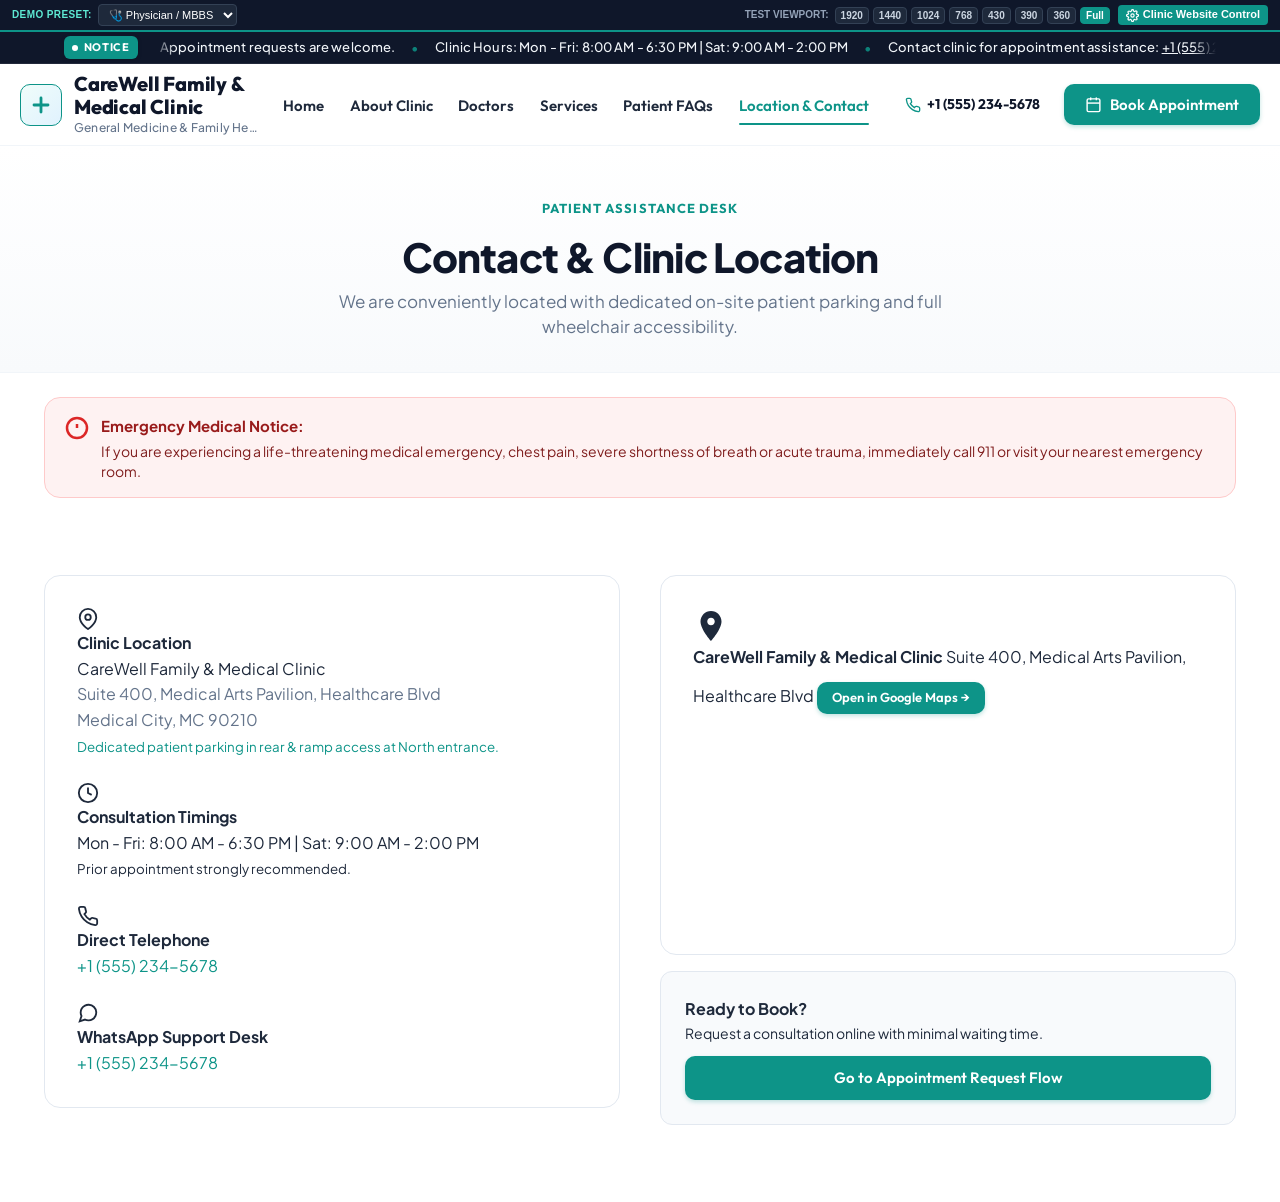
<file: preview/contact.html>
<!DOCTYPE html>
<html lang="en">
<head>
  <meta charset="UTF-8">
  <meta name="viewport" content="width=device-width, initial-scale=1.0">
  <title>Contact &amp; Clinic Location | [CLINIC NAME]</title>
  <link rel="preconnect" href="https://fonts.googleapis.com">
  <link rel="preconnect" href="https://fonts.gstatic.com" crossorigin>
  <link href="https://fonts.googleapis.com/css2?family=Outfit:wght@500;600;700;800&family=Plus+Jakarta+Sans:wght@400;500;600;700&display=swap" rel="stylesheet">
  <link rel="stylesheet" href="assets/css/main.css">
  <link rel="stylesheet" href="assets/css/header-footer.css">
  <link rel="stylesheet" href="assets/css/homepage.css">
  <link rel="stylesheet" href="assets/css/appointment-form.css">
  <link rel="stylesheet" href="assets/css/responsive.css">
</head>
<body>

  <!-- Slim Announcement / News Ticker Strip -->
  <aside class="clinic-ticker" aria-label="Clinic Announcements">
    <div class="clinic-ticker__inner">
      <span class="clinic-ticker__badge">
        <span class="clinic-ticker__dot" aria-hidden="true"></span>
        <span>Notice</span>
      </span>
      <div class="clinic-ticker__viewport">
        <div class="clinic-ticker__track">
          <div class="clinic-ticker__group">
            <span class="clinic-ticker__item">Appointment requests are welcome.</span>
            <span class="clinic-ticker__sep" aria-hidden="true">&bull;</span>
            <span class="clinic-ticker__item">Clinic Hours: <span data-clinic-var="opening_hours">Mon - Fri: 8:00 AM - 6:30 PM | Sat: 9:00 AM - 2:00 PM</span></span>
            <span class="clinic-ticker__sep" aria-hidden="true">&bull;</span>
            <span class="clinic-ticker__item">Contact clinic for appointment assistance: <a href="tel:+15552345678" style="color:inherit;text-decoration:underline;" data-clinic-var="phone">+1 (555) 234-5678</a></span>
            <span class="clinic-ticker__sep" aria-hidden="true">&bull;</span>
            <span class="clinic-ticker__item">Explore our comprehensive medical services.</span>
            <span class="clinic-ticker__sep" aria-hidden="true">&bull;</span>
          </div>
          <div class="clinic-ticker__group" aria-hidden="true">
            <span class="clinic-ticker__item">Appointment requests are welcome.</span>
            <span class="clinic-ticker__sep" aria-hidden="true">&bull;</span>
            <span class="clinic-ticker__item">Clinic Hours: <span data-clinic-var="opening_hours">Mon - Fri: 8:00 AM - 6:30 PM | Sat: 9:00 AM - 2:00 PM</span></span>
            <span class="clinic-ticker__sep" aria-hidden="true">&bull;</span>
            <span class="clinic-ticker__item">Contact clinic for appointment assistance: <a href="tel:+15552345678" style="color:inherit;text-decoration:underline;" data-clinic-var="phone">+1 (555) 234-5678</a></span>
            <span class="clinic-ticker__sep" aria-hidden="true">&bull;</span>
            <span class="clinic-ticker__item">Explore our comprehensive medical services.</span>
            <span class="clinic-ticker__sep" aria-hidden="true">&bull;</span>
          </div>
        </div>
      </div>
    </div>
  </aside>

  <!-- Header -->
  <header id="site-header" class="clinic-header" role="banner">
    <div class="clinic-container clinic-header__inner">
      <div class="clinic-header__brand">
        <a href="index.html" class="clinic-logo-link" rel="home">
          <span class="clinic-logo-icon">
            <svg width="26" height="26" viewBox="0 0 24 24" fill="none" stroke="currentColor" stroke-width="2.8" stroke-linecap="round"><path d="M12 5v14M5 12h14"/></svg>
          </span>
          <span class="clinic-logo-text">
            <span class="clinic-name" data-clinic-var="clinic_name">[CLINIC NAME]</span>
            <span class="clinic-tagline" data-clinic-var="specialty">Doctor &amp; Clinic Website Demo</span>
          </span>
        </a>
      </div>

      <nav class="clinic-nav" role="navigation">
        <ul class="clinic-nav__menu">
          <li><a href="index.html">Home</a></li>
          <li><a href="about.html">About Clinic</a></li>
          <li><a href="doctor.html">Doctors</a></li>
          <li><a href="service.html">Services</a></li>
          <li><a href="faq.html">Patient FAQs</a></li>
          <li><a href="contact.html" class="is-active">Location &amp; Contact</a></li>
        </ul>
      </nav>

      <div class="clinic-header__actions">
        <a href="tel:+15552345678" class="clinic-header__phone d-none-tablet" title="Call Clinic">
          <svg width="16" height="16" viewBox="0 0 24 24" fill="none" stroke="currentColor" stroke-width="2"><path d="M22 16.92v3a2 2 0 0 1-2.18 2 19.79 19.79 0 0 1-8.63-3.07 19.5 19.5 0 0 1-6-6 19.79 19.79 0 0 1-3.07-8.67A2 2 0 0 1 4.11 2h3a2 2 0 0 1 2 1.72 12.84 12.84 0 0 0 .7 2.81 2 2 0 0 1-.45 2.11L8.09 9.91a16 16 0 0 0 6 6l1.27-1.27a2 2 0 0 1 2.11-.45 12.84 12.84 0 0 0 2.81.7A2 2 0 0 1 22 16.92z"/></svg>
          <span data-clinic-var="phone">+1 (555) 234-5678</span>
        </a>
        <a href="appointment.html" class="clinic-btn clinic-btn--primary clinic-header__cta-btn" aria-label="Request Appointment">
          <svg width="17" height="17" viewBox="0 0 24 24" fill="none" stroke="currentColor" stroke-width="2"><rect x="3" y="4" width="18" height="18" rx="2" ry="2"/><line x1="16" y1="2" x2="16" y2="6"/><line x1="8" y1="2" x2="8" y2="6"/><line x1="3" y1="10" x2="21" y2="10"/></svg>
          <span class="cta-text-full">Book Appointment</span>
          <span class="cta-text-short">Book</span>
        </a>
        <button class="clinic-nav-toggle" id="clinic-nav-toggle" aria-expanded="false" aria-controls="clinic-mobile-drawer" aria-label="Toggle navigation menu">
          <span class="clinic-nav-toggle__bar"></span>
          <span class="clinic-nav-toggle__bar"></span>
          <span class="clinic-nav-toggle__bar"></span>
        </button>
      </div>
    </div>
  </header>

  <!-- Mobile Navigation Drawer -->
  <div id="clinic-mobile-drawer" class="clinic-mobile-drawer" aria-hidden="true" role="dialog" aria-modal="true">
    <div class="clinic-mobile-drawer__overlay" id="clinic-drawer-overlay"></div>
    <div class="clinic-mobile-drawer__content">
      <div class="clinic-mobile-drawer__header">
        <span class="clinic-name" data-clinic-var="clinic_name">[CLINIC NAME]</span>
        <button class="clinic-mobile-drawer__close" id="clinic-drawer-close" aria-label="Close menu">&times;</button>
      </div>
      <div class="clinic-mobile-drawer__body">
        <ul class="clinic-mobile-nav">
          <li><a href="index.html">Home</a></li>
          <li><a href="about.html">About Clinic</a></li>
          <li><a href="doctor.html">Our Doctors</a></li>
          <li><a href="service.html">Services &amp; Treatments</a></li>
          <li><a href="faq.html">Patient FAQs</a></li>
          <li><a href="contact.html" class="is-active">Location &amp; Timings</a></li>
          <li><a href="privacy-policy.html">Privacy &amp; Patient Rights</a></li>
        </ul>

        <div class="clinic-mobile-drawer__actions">
          <a href="appointment.html" class="clinic-btn clinic-btn--primary clinic-btn--full">
            <svg width="18" height="18" viewBox="0 0 24 24" fill="none" stroke="currentColor" stroke-width="2"><rect x="3" y="4" width="18" height="18" rx="2" ry="2"/><line x1="16" y1="2" x2="16" y2="6"/><line x1="8" y1="2" x2="8" y2="6"/><line x1="3" y1="10" x2="21" y2="10"/></svg>
            <span>Request Appointment</span>
          </a>
          <a href="tel:+15552345678" class="clinic-btn clinic-btn--outline clinic-btn--full">
            <svg width="18" height="18" viewBox="0 0 24 24" fill="none" stroke="currentColor" stroke-width="2"><path d="M22 16.92v3a2 2 0 0 1-2.18 2 19.79 19.79 0 0 1-8.63-3.07 19.5 19.5 0 0 1-6-6 19.79 19.79 0 0 1-3.07-8.67A2 2 0 0 1 4.11 2h3a2 2 0 0 1 2 1.72 12.84 12.84 0 0 0 .7 2.81 2 2 0 0 1-.45 2.11L8.09 9.91a16 16 0 0 0 6 6l1.27-1.27a2 2 0 0 1 2.11-.45 12.84 12.84 0 0 0 2.81.7A2 2 0 0 1 22 16.92z"/></svg>
            <span>Call: <span data-clinic-var="phone">+1 (555) 234-5678</span></span>
          </a>
          <a href="https://wa.me/15552345678" target="_blank" rel="noopener noreferrer" class="clinic-btn clinic-btn--whatsapp clinic-btn--full">
            <svg width="18" height="18" viewBox="0 0 24 24" fill="none" stroke="currentColor" stroke-width="2"><path d="M21 11.5a8.38 8.38 0 0 1-.9 3.8 8.5 8.5 0 0 1-7.6 4.7 8.38 8.38 0 0 1-3.8-.9L3 21l1.9-5.7a8.38 8.38 0 0 1-.9-3.8 8.5 8.5 0 0 1 4.7-7.6 8.38 8.38 0 0 1 3.8-.9h.5a8.48 8.48 0 0 1 8 8v.5z"/></svg>
            <span>Chat on WhatsApp</span>
          </a>
        </div>
      </div>
    </div>
  </div>

  <main id="main-content" class="clinic-page" role="main">
    <div class="clinic-page-header">
      <div class="clinic-container clinic-text-center">
        <span class="clinic-section-kicker">Patient Assistance Desk</span>
        <h1 class="clinic-page-title">Contact &amp; Clinic Location</h1>
        <p class="clinic-page-subtitle">
          We are conveniently located with dedicated on-site patient parking and full wheelchair accessibility.
        </p>
      </div>
    </div>

    <!-- Emergency Guidance Notice Alert -->
    <div class="clinic-container clinic-mt-6">
      <aside class="clinic-emergency-banner" role="alert">
        <div class="clinic-emergency-banner__icon">
          <svg width="24" height="24" viewBox="0 0 24 24" fill="none" stroke="currentColor" stroke-width="2.5"><circle cx="12" cy="12" r="10"/><line x1="12" y1="8" x2="12" y2="12"/><line x1="12" y1="16" x2="12.01" y2="16"/></svg>
        </div>
        <div class="clinic-emergency-banner__body">
          <strong>Emergency Medical Notice:</strong>
          <p>If you are experiencing a life-threatening medical emergency, chest pain, severe shortness of breath or acute trauma, immediately call 911 or visit your nearest emergency room.</p>
        </div>
      </aside>
    </div>

    <div class="clinic-container clinic-section">
      <div class="clinic-contact-grid">
        <div class="clinic-card">
          <div class="clinic-contact-item" style="margin-bottom: 24px;">
            <div class="clinic-contact-icon">
              <svg width="22" height="22" viewBox="0 0 24 24" fill="none" stroke="currentColor" stroke-width="2"><path d="M21 10c0 7-9 13-9 13s-9-6-9-13a9 9 0 0 1 18 0z"/><circle cx="12" cy="10" r="3"/></svg>
            </div>
            <div>
              <h4>Clinic Location</h4>
              <p class="clinic-text-body" data-clinic-var="clinic_name">[CLINIC NAME]</p>
              <p class="clinic-text-muted"><span data-clinic-var="address">Suite 400, Medical Arts Pavilion</span><br><span data-clinic-var="city_state_zip">Healthcare Blvd, MC 90210</span></p>
              <small class="clinic-text-primary">Dedicated patient parking in rear &amp; ramp access at North entrance.</small>
            </div>
          </div>

          <div class="clinic-contact-item" style="margin-bottom: 24px;">
            <div class="clinic-contact-icon">
              <svg width="22" height="22" viewBox="0 0 24 24" fill="none" stroke="currentColor" stroke-width="2"><circle cx="12" cy="12" r="10"/><polyline points="12 6 12 12 16 14"/></svg>
            </div>
            <div>
              <h4>Consultation Timings</h4>
              <p data-clinic-var="opening_hours">Mon - Fri: 8:00 AM - 6:30 PM | Sat: 9:00 AM - 2:00 PM</p>
              <small>Prior appointment strongly recommended.</small>
            </div>
          </div>

          <div class="clinic-contact-item" style="margin-bottom: 24px;">
            <div class="clinic-contact-icon">
              <svg width="22" height="22" viewBox="0 0 24 24" fill="none" stroke="currentColor" stroke-width="2"><path d="M22 16.92v3a2 2 0 0 1-2.18 2 19.79 19.79 0 0 1-8.63-3.07 19.5 19.5 0 0 1-6-6 19.79 19.79 0 0 1-3.07-8.67A2 2 0 0 1 4.11 2h3a2 2 0 0 1 2 1.72 12.84 12.84 0 0 0 .7 2.81 2 2 0 0 1-.45 2.11L8.09 9.91a16 16 0 0 0 6 6l1.27-1.27a2 2 0 0 1 2.11-.45 12.84 12.84 0 0 0 2.81.7A2 2 0 0 1 22 16.92z"/></svg>
            </div>
            <div>
              <h4>Direct Telephone</h4>
              <p><a href="tel:+15552345678" class="clinic-link-strong" data-clinic-var="phone">+1 (555) 234-5678</a></p>
            </div>
          </div>

          <div class="clinic-contact-item">
            <div class="clinic-contact-icon clinic-contact-icon--whatsapp">
              <svg width="22" height="22" viewBox="0 0 24 24" fill="none" stroke="currentColor" stroke-width="2"><path d="M21 11.5a8.38 8.38 0 0 1-.9 3.8 8.5 8.5 0 0 1-7.6 4.7 8.38 8.38 0 0 1-3.8-.9L3 21l1.9-5.7a8.38 8.38 0 0 1-.9-3.8 8.5 8.5 0 0 1 4.7-7.6 8.38 8.38 0 0 1 3.8-.9h.5a8.48 8.48 0 0 1 8 8v.5z"/></svg>
            </div>
            <div>
              <h4>WhatsApp Support Desk</h4>
              <p><a href="https://wa.me/15552345678" target="_blank" rel="noopener noreferrer" class="clinic-link-strong" data-clinic-var="whatsapp">+1 (555) 234-5678</a></p>
            </div>
          </div>
        </div>

        <div>
          <div class="clinic-card clinic-map-placeholder" style="min-height: 380px;">
            <div class="clinic-map-pin">
              <svg width="36" height="36" viewBox="0 0 24 24" fill="currentColor"><path d="M12 2C8.13 2 5 5.13 5 9c0 5.25 7 13 7 13s7-7.75 7-13c0-3.87-3.13-7-7-7zm0 9.5c-1.38 0-2.5-1.12-2.5-2.5s1.12-2.5 2.5-2.5 2.5 1.12 2.5 2.5-1.12 2.5-2.5 2.5z"/></svg>
            </div>
            <div class="clinic-map-info-box">
              <strong data-clinic-var="clinic_name">[CLINIC NAME]</strong>
              <span data-clinic-var="address">Suite 400, Medical Arts Pavilion</span>
              <a href="https://maps.google.com" target="_blank" rel="noopener noreferrer" class="clinic-btn clinic-btn--primary clinic-btn--sm clinic-mt-3">
                <span>Open in Google Maps &rarr;</span>
              </a>
            </div>
          </div>

          <div class="clinic-cta-card clinic-mt-4" style="background:#f8fafc; border:1px solid #e2e8f0; padding:24px; border-radius:12px;">
            <h4>Ready to Book?</h4>
            <p class="clinic-text-sm clinic-mb-3">Request a consultation online with minimal waiting time.</p>
            <a href="appointment.html" class="clinic-btn clinic-btn--primary clinic-btn--full">
              <span>Go to Appointment Request Flow</span>
            </a>
          </div>
        </div>
      </div>
    </div>
  </main>

  <!-- Mobile Bottom Action Bar -->
  <div class="clinic-mobile-bar" aria-label="Mobile quick actions">
    <a href="tel:+15552345678" class="clinic-mobile-bar__btn clinic-mobile-bar__btn--call">
      <svg width="18" height="18" viewBox="0 0 24 24" fill="none" stroke="currentColor" stroke-width="2"><path d="M22 16.92v3a2 2 0 0 1-2.18 2 19.79 19.79 0 0 1-8.63-3.07 19.5 19.5 0 0 1-6-6 19.79 19.79 0 0 1-3.07-8.67A2 2 0 0 1 4.11 2h3a2 2 0 0 1 2 1.72 12.84 12.84 0 0 0 .7 2.81 2 2 0 0 1-.45 2.11L8.09 9.91a16 16 0 0 0 6 6l1.27-1.27a2 2 0 0 1 2.11-.45 12.84 12.84 0 0 0 2.81.7A2 2 0 0 1 22 16.92z"/></svg>
      <span>Call</span>
    </a>
    <a href="https://wa.me/15552345678" target="_blank" rel="noopener noreferrer" class="clinic-mobile-bar__btn clinic-mobile-bar__btn--wa">
      <svg width="18" height="18" viewBox="0 0 24 24" fill="none" stroke="currentColor" stroke-width="2"><path d="M21 11.5a8.38 8.38 0 0 1-.9 3.8 8.5 8.5 0 0 1-7.6 4.7 8.38 8.38 0 0 1-3.8-.9L3 21l1.9-5.7a8.38 8.38 0 0 1-.9-3.8 8.5 8.5 0 0 1 4.7-7.6 8.38 8.38 0 0 1 3.8-.9h.5a8.48 8.48 0 0 1 8 8v.5z"/></svg>
      <span>WhatsApp</span>
    </a>
    <a href="appointment.html" class="clinic-mobile-bar__btn clinic-mobile-bar__btn--book">
      <svg width="18" height="18" viewBox="0 0 24 24" fill="none" stroke="currentColor" stroke-width="2"><rect x="3" y="4" width="18" height="18" rx="2" ry="2"/><line x1="16" y1="2" x2="16" y2="6"/><line x1="8" y1="2" x2="8" y2="6"/><line x1="3" y1="10" x2="21" y2="10"/></svg>
      <span>Book Visit</span>
    </a>
  </div>

  <script src="assets/js/clinic-main.js"></script>
  <script src="assets/js/preview-engine.js"></script>
</body>
</html>
</file>
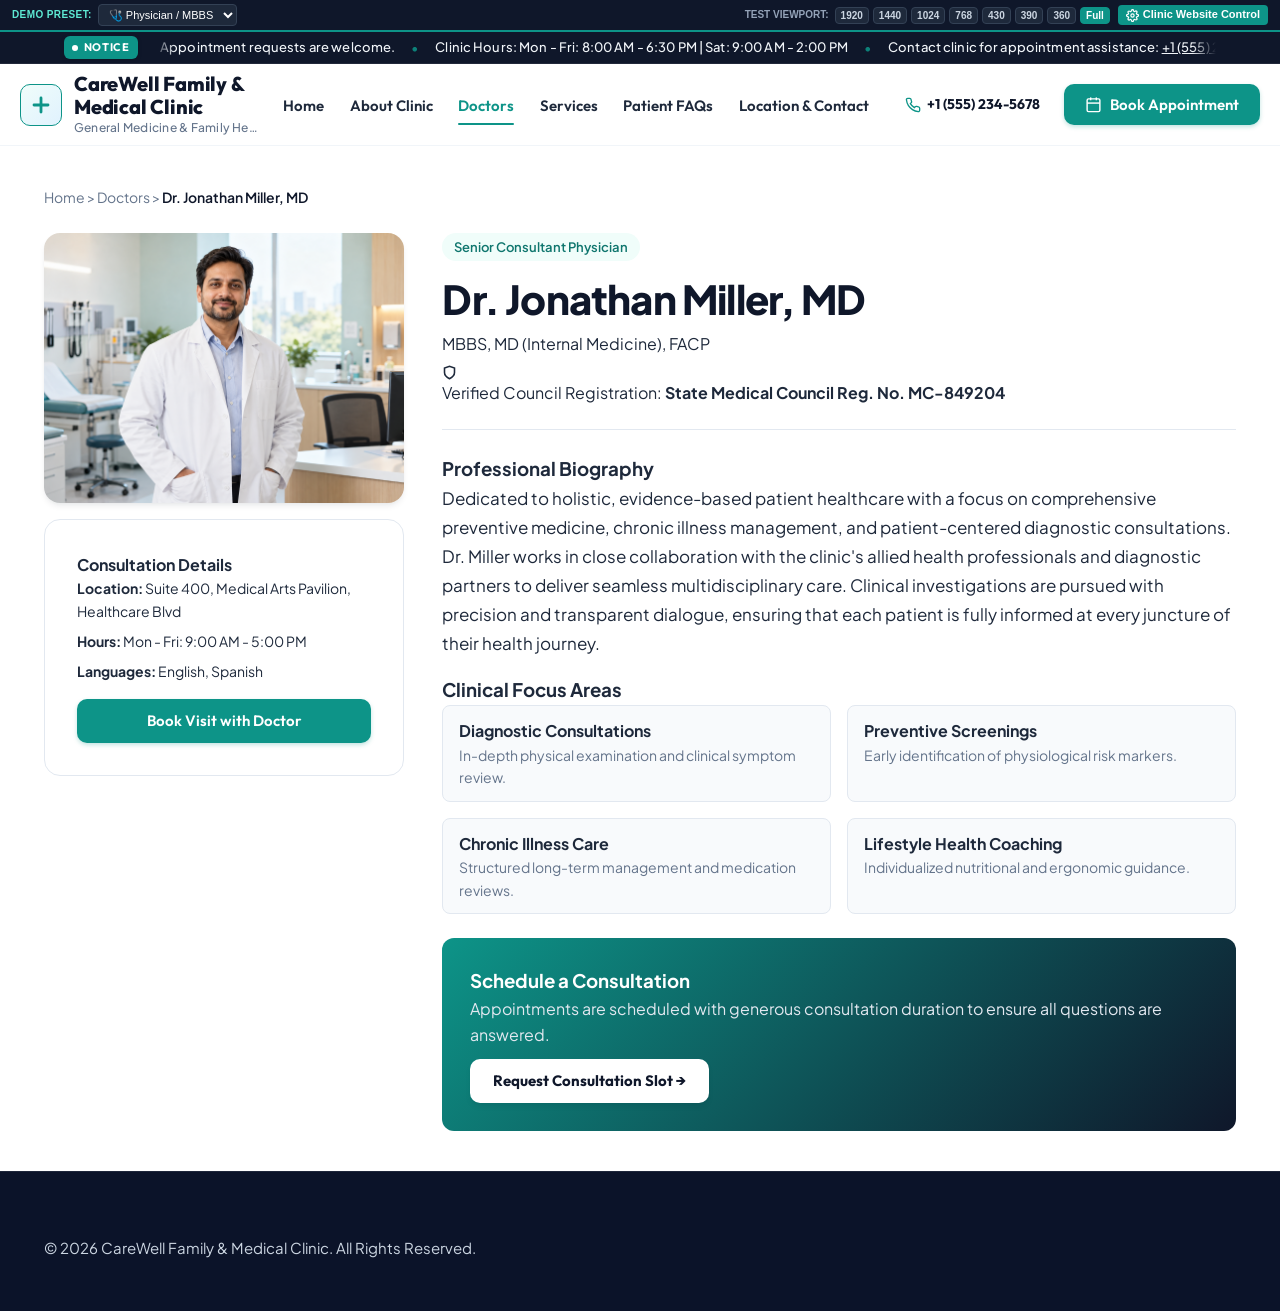
<file: preview/doctor.html>
<!DOCTYPE html>
<html lang="en">
<head>
  <meta charset="UTF-8">
  <meta name="viewport" content="width=device-width, initial-scale=1.0">
  <title>Attending Doctor Profile | [CLINIC NAME]</title>
  <link rel="preconnect" href="https://fonts.googleapis.com">
  <link rel="preconnect" href="https://fonts.gstatic.com" crossorigin>
  <link href="https://fonts.googleapis.com/css2?family=Outfit:wght@500;600;700;800&family=Plus+Jakarta+Sans:wght@400;500;600;700&display=swap" rel="stylesheet">
  <link rel="stylesheet" href="assets/css/main.css">
  <link rel="stylesheet" href="assets/css/header-footer.css">
  <link rel="stylesheet" href="assets/css/homepage.css">
  <link rel="stylesheet" href="assets/css/appointment-form.css">
  <link rel="stylesheet" href="assets/css/responsive.css">
</head>
<body>

  <!-- Slim Announcement / News Ticker Strip -->
  <aside class="clinic-ticker" aria-label="Clinic Announcements">
    <div class="clinic-ticker__inner">
      <span class="clinic-ticker__badge">
        <span class="clinic-ticker__dot" aria-hidden="true"></span>
        <span>Notice</span>
      </span>
      <div class="clinic-ticker__viewport">
        <div class="clinic-ticker__track">
          <div class="clinic-ticker__group">
            <span class="clinic-ticker__item">Appointment requests are welcome.</span>
            <span class="clinic-ticker__sep" aria-hidden="true">&bull;</span>
            <span class="clinic-ticker__item">Clinic Hours: <span data-clinic-var="opening_hours">Mon - Fri: 8:00 AM - 6:30 PM | Sat: 9:00 AM - 2:00 PM</span></span>
            <span class="clinic-ticker__sep" aria-hidden="true">&bull;</span>
            <span class="clinic-ticker__item">Contact clinic for appointment assistance: <a href="tel:+15552345678" style="color:inherit;text-decoration:underline;" data-clinic-var="phone">+1 (555) 234-5678</a></span>
            <span class="clinic-ticker__sep" aria-hidden="true">&bull;</span>
            <span class="clinic-ticker__item">Explore our comprehensive medical services.</span>
            <span class="clinic-ticker__sep" aria-hidden="true">&bull;</span>
          </div>
          <div class="clinic-ticker__group" aria-hidden="true">
            <span class="clinic-ticker__item">Appointment requests are welcome.</span>
            <span class="clinic-ticker__sep" aria-hidden="true">&bull;</span>
            <span class="clinic-ticker__item">Clinic Hours: <span data-clinic-var="opening_hours">Mon - Fri: 8:00 AM - 6:30 PM | Sat: 9:00 AM - 2:00 PM</span></span>
            <span class="clinic-ticker__sep" aria-hidden="true">&bull;</span>
            <span class="clinic-ticker__item">Contact clinic for appointment assistance: <a href="tel:+15552345678" style="color:inherit;text-decoration:underline;" data-clinic-var="phone">+1 (555) 234-5678</a></span>
            <span class="clinic-ticker__sep" aria-hidden="true">&bull;</span>
            <span class="clinic-ticker__item">Explore our comprehensive medical services.</span>
            <span class="clinic-ticker__sep" aria-hidden="true">&bull;</span>
          </div>
        </div>
      </div>
    </div>
  </aside>

  <!-- Header -->
  <header id="site-header" class="clinic-header" role="banner">
    <div class="clinic-container clinic-header__inner">
      <div class="clinic-header__brand">
        <a href="index.html" class="clinic-logo-link" rel="home">
          <span class="clinic-logo-icon">
            <svg width="26" height="26" viewBox="0 0 24 24" fill="none" stroke="currentColor" stroke-width="2.8" stroke-linecap="round"><path d="M12 5v14M5 12h14"/></svg>
          </span>
          <span class="clinic-logo-text">
            <span class="clinic-name" data-clinic-var="clinic_name">[CLINIC NAME]</span>
            <span class="clinic-tagline" data-clinic-var="specialty">Doctor &amp; Clinic Website Demo</span>
          </span>
        </a>
      </div>

      <nav class="clinic-nav" role="navigation">
        <ul class="clinic-nav__menu">
          <li><a href="index.html">Home</a></li>
          <li><a href="about.html">About Clinic</a></li>
          <li><a href="doctor.html" class="is-active">Doctors</a></li>
          <li><a href="service.html">Services</a></li>
          <li><a href="faq.html">Patient FAQs</a></li>
          <li><a href="contact.html">Location &amp; Contact</a></li>
        </ul>
      </nav>

      <div class="clinic-header__actions">
        <a href="tel:+15552345678" class="clinic-header__phone d-none-tablet" title="Call Clinic">
          <svg width="16" height="16" viewBox="0 0 24 24" fill="none" stroke="currentColor" stroke-width="2"><path d="M22 16.92v3a2 2 0 0 1-2.18 2 19.79 19.79 0 0 1-8.63-3.07 19.5 19.5 0 0 1-6-6 19.79 19.79 0 0 1-3.07-8.67A2 2 0 0 1 4.11 2h3a2 2 0 0 1 2 1.72 12.84 12.84 0 0 0 .7 2.81 2 2 0 0 1-.45 2.11L8.09 9.91a16 16 0 0 0 6 6l1.27-1.27a2 2 0 0 1 2.11-.45 12.84 12.84 0 0 0 2.81.7A2 2 0 0 1 22 16.92z"/></svg>
          <span data-clinic-var="phone">+1 (555) 234-5678</span>
        </a>
        <a href="appointment.html" class="clinic-btn clinic-btn--primary clinic-header__cta-btn" aria-label="Request Appointment">
          <svg width="17" height="17" viewBox="0 0 24 24" fill="none" stroke="currentColor" stroke-width="2"><rect x="3" y="4" width="18" height="18" rx="2" ry="2"/><line x1="16" y1="2" x2="16" y2="6"/><line x1="8" y1="2" x2="8" y2="6"/><line x1="3" y1="10" x2="21" y2="10"/></svg>
          <span class="cta-text-full">Book Appointment</span>
          <span class="cta-text-short">Book</span>
        </a>
        <button class="clinic-nav-toggle" id="clinic-nav-toggle" aria-expanded="false" aria-controls="clinic-mobile-drawer" aria-label="Toggle navigation menu">
          <span class="clinic-nav-toggle__bar"></span>
          <span class="clinic-nav-toggle__bar"></span>
          <span class="clinic-nav-toggle__bar"></span>
        </button>
      </div>
    </div>
  </header>

  <!-- Mobile Navigation Drawer -->
  <div id="clinic-mobile-drawer" class="clinic-mobile-drawer" aria-hidden="true" role="dialog" aria-modal="true">
    <div class="clinic-mobile-drawer__overlay" id="clinic-drawer-overlay"></div>
    <div class="clinic-mobile-drawer__content">
      <div class="clinic-mobile-drawer__header">
        <span class="clinic-name" data-clinic-var="clinic_name">[CLINIC NAME]</span>
        <button class="clinic-mobile-drawer__close" id="clinic-drawer-close" aria-label="Close menu">&times;</button>
      </div>
      <div class="clinic-mobile-drawer__body">
        <ul class="clinic-mobile-nav">
          <li><a href="index.html">Home</a></li>
          <li><a href="about.html">About Clinic</a></li>
          <li><a href="doctor.html" class="is-active">Our Doctors</a></li>
          <li><a href="service.html">Services &amp; Treatments</a></li>
          <li><a href="faq.html">Patient FAQs</a></li>
          <li><a href="contact.html">Location &amp; Timings</a></li>
          <li><a href="privacy-policy.html">Privacy &amp; Patient Rights</a></li>
        </ul>

        <div class="clinic-mobile-drawer__actions">
          <a href="appointment.html" class="clinic-btn clinic-btn--primary clinic-btn--full">
            <svg width="18" height="18" viewBox="0 0 24 24" fill="none" stroke="currentColor" stroke-width="2"><rect x="3" y="4" width="18" height="18" rx="2" ry="2"/><line x1="16" y1="2" x2="16" y2="6"/><line x1="8" y1="2" x2="8" y2="6"/><line x1="3" y1="10" x2="21" y2="10"/></svg>
            <span>Request Appointment</span>
          </a>
          <a href="tel:+15552345678" class="clinic-btn clinic-btn--outline clinic-btn--full">
            <svg width="18" height="18" viewBox="0 0 24 24" fill="none" stroke="currentColor" stroke-width="2"><path d="M22 16.92v3a2 2 0 0 1-2.18 2 19.79 19.79 0 0 1-8.63-3.07 19.5 19.5 0 0 1-6-6 19.79 19.79 0 0 1-3.07-8.67A2 2 0 0 1 4.11 2h3a2 2 0 0 1 2 1.72 12.84 12.84 0 0 0 .7 2.81 2 2 0 0 1-.45 2.11L8.09 9.91a16 16 0 0 0 6 6l1.27-1.27a2 2 0 0 1 2.11-.45 12.84 12.84 0 0 0 2.81.7A2 2 0 0 1 22 16.92z"/></svg>
            <span>Call: <span data-clinic-var="phone">+1 (555) 234-5678</span></span>
          </a>
          <a href="https://wa.me/15552345678" target="_blank" rel="noopener noreferrer" class="clinic-btn clinic-btn--whatsapp clinic-btn--full">
            <svg width="18" height="18" viewBox="0 0 24 24" fill="none" stroke="currentColor" stroke-width="2"><path d="M21 11.5a8.38 8.38 0 0 1-.9 3.8 8.5 8.5 0 0 1-7.6 4.7 8.38 8.38 0 0 1-3.8-.9L3 21l1.9-5.7a8.38 8.38 0 0 1-.9-3.8 8.5 8.5 0 0 1 4.7-7.6 8.38 8.38 0 0 1 3.8-.9h.5a8.48 8.48 0 0 1 8 8v.5z"/></svg>
            <span>Chat on WhatsApp</span>
          </a>
        </div>
      </div>
    </div>
  </div>

  <main id="main-content" class="clinic-page" role="main">
    <div class="clinic-container clinic-py-6">
      <nav class="clinic-breadcrumbs" aria-label="Breadcrumb">
        <a href="index.html">Home</a> &gt;
        <a href="doctor.html">Doctors</a> &gt;
        <span aria-current="page" data-clinic-var="doctor_name">Attending Doctor Profile</span>
      </nav>

      <div class="clinic-doctor-single-layout">
        <aside class="clinic-doctor-single-sidebar">
          <div class="clinic-doctor-single-img-card">
            <!-- Featured Folder Asset: Friendly Doctor in a Modern Clinic.png -->
            <img src="assets/images/doctor-hero.png" alt="Doctor profile photograph" width="1448" height="1086" class="clinic-rounded-card clinic-shadow-md">
          </div>
          
          <div class="clinic-card clinic-mt-4">
            <h4>Consultation Details</h4>
            <p class="clinic-text-sm clinic-mb-2"><strong>Location:</strong> <span data-clinic-var="address">Suite 400, Medical Arts Pavilion</span></p>
            <p class="clinic-text-sm clinic-mb-2"><strong>Hours:</strong> Mon - Fri: 9:00 AM - 5:00 PM</p>
            <p class="clinic-text-sm clinic-mb-4"><strong>Languages:</strong> <span data-clinic-var="doctor_lang">English, Spanish</span></p>
            <a href="appointment.html" class="clinic-btn clinic-btn--primary clinic-btn--full">
              <span>Book Visit with Doctor</span>
            </a>
          </div>
        </aside>

        <article class="clinic-doctor-single-main">
          <span class="clinic-specialty-pill" data-clinic-var="doctor_spec">Senior Consultant Physician</span>
          <h1 class="clinic-page-title clinic-mb-2" data-clinic-var="doctor_name">Dr. Jonathan Miller, MD</h1>
          <p class="clinic-doctor-qual clinic-mb-2" data-clinic-var="doctor_qual">MBBS, MD (Internal Medicine), FACP</p>
          <p class="clinic-doctor-reg clinic-mb-4">
            <svg width="15" height="15" viewBox="0 0 24 24" fill="none" stroke="currentColor" stroke-width="2.5"><path d="M12 22s8-4 8-10V5l-8-3-8 3v7c0 6 8 10 8 10z"/></svg>
            <span>Verified Council Registration: <strong data-clinic-var="doctor_reg">State Medical Council Reg. No. MC-849204</strong></span>
          </p>

          <hr class="clinic-divider">

          <h3>Professional Biography</h3>
          <div class="clinic-body-text clinic-mb-6">
            <p data-clinic-var="doctor_bio">
              Dedicated to holistic, evidence-based patient healthcare with a focus on comprehensive preventive medicine, chronic illness management, and patient-centered diagnostic consultations.
            </p>
            <p>
              Dr. Miller works in close collaboration with the clinic's allied health professionals and diagnostic partners to deliver seamless multidisciplinary care. Clinical investigations are pursued with precision and transparent dialogue, ensuring that each patient is fully informed at every juncture of their health journey.
            </p>
          </div>

          <h3>Clinical Focus Areas</h3>
          <div class="clinic-focus-grid clinic-mb-6">
            <div class="clinic-pillar-mini" style="background:#f8fafc; padding:12px 16px; border-radius:8px; border:1px solid #e2e8f0;">
              <strong>Diagnostic Consultations</strong>
              <p class="clinic-text-sm clinic-text-muted">In-depth physical examination and clinical symptom review.</p>
            </div>
            <div class="clinic-pillar-mini" style="background:#f8fafc; padding:12px 16px; border-radius:8px; border:1px solid #e2e8f0;">
              <strong>Preventive Screenings</strong>
              <p class="clinic-text-sm clinic-text-muted">Early identification of physiological risk markers.</p>
            </div>
            <div class="clinic-pillar-mini" style="background:#f8fafc; padding:12px 16px; border-radius:8px; border:1px solid #e2e8f0;">
              <strong>Chronic Illness Care</strong>
              <p class="clinic-text-sm clinic-text-muted">Structured long-term management and medication reviews.</p>
            </div>
            <div class="clinic-pillar-mini" style="background:#f8fafc; padding:12px 16px; border-radius:8px; border:1px solid #e2e8f0;">
              <strong>Lifestyle Health Coaching</strong>
              <p class="clinic-text-sm clinic-text-muted">Individualized nutritional and ergonomic guidance.</p>
            </div>
          </div>

          <div class="clinic-cta-card clinic-mt-6" style="background:linear-gradient(135deg, var(--clinic-primary), var(--clinic-secondary)); color:#ffffff; padding:28px; border-radius:12px;">
            <h3 style="color:#ffffff;">Schedule a Consultation</h3>
            <p style="color:#e2e8f0;">Appointments are scheduled with generous consultation duration to ensure all questions are answered.</p>
            <a href="appointment.html" class="clinic-btn clinic-btn--white clinic-mt-3">
              <span>Request Consultation Slot &rarr;</span>
            </a>
          </div>
        </article>
      </div>
    </div>
  </main>

  <!-- Footer -->
  <footer id="site-footer" class="clinic-footer" role="contentinfo">
    <div class="clinic-container clinic-footer__top">
      <p class="clinic-footer__copy">&copy; 2026 <span data-clinic-var="clinic_name">[CLINIC NAME]</span>. All Rights Reserved.</p>
    </div>
  </footer>

  <!-- Mobile Bottom Action Bar -->
  <div class="clinic-mobile-bar" aria-label="Mobile quick actions">
    <a href="tel:+15552345678" class="clinic-mobile-bar__btn clinic-mobile-bar__btn--call">
      <svg width="18" height="18" viewBox="0 0 24 24" fill="none" stroke="currentColor" stroke-width="2"><path d="M22 16.92v3a2 2 0 0 1-2.18 2 19.79 19.79 0 0 1-8.63-3.07 19.5 19.5 0 0 1-6-6 19.79 19.79 0 0 1-3.07-8.67A2 2 0 0 1 4.11 2h3a2 2 0 0 1 2 1.72 12.84 12.84 0 0 0 .7 2.81 2 2 0 0 1-.45 2.11L8.09 9.91a16 16 0 0 0 6 6l1.27-1.27a2 2 0 0 1 2.11-.45 12.84 12.84 0 0 0 2.81.7A2 2 0 0 1 22 16.92z"/></svg>
      <span>Call</span>
    </a>
    <a href="https://wa.me/15552345678" target="_blank" rel="noopener noreferrer" class="clinic-mobile-bar__btn clinic-mobile-bar__btn--wa">
      <svg width="18" height="18" viewBox="0 0 24 24" fill="none" stroke="currentColor" stroke-width="2"><path d="M21 11.5a8.38 8.38 0 0 1-.9 3.8 8.5 8.5 0 0 1-7.6 4.7 8.38 8.38 0 0 1-3.8-.9L3 21l1.9-5.7a8.38 8.38 0 0 1-.9-3.8 8.5 8.5 0 0 1 4.7-7.6 8.38 8.38 0 0 1 3.8-.9h.5a8.48 8.48 0 0 1 8 8v.5z"/></svg>
      <span>WhatsApp</span>
    </a>
    <a href="appointment.html" class="clinic-mobile-bar__btn clinic-mobile-bar__btn--book">
      <svg width="18" height="18" viewBox="0 0 24 24" fill="none" stroke="currentColor" stroke-width="2"><rect x="3" y="4" width="18" height="18" rx="2" ry="2"/><line x1="16" y1="2" x2="16" y2="6"/><line x1="8" y1="2" x2="8" y2="6"/><line x1="3" y1="10" x2="21" y2="10"/></svg>
      <span>Book Visit</span>
    </a>
  </div>

  <script src="assets/js/clinic-main.js"></script>
  <script src="assets/js/preview-engine.js"></script>
</body>
</html>
</file>
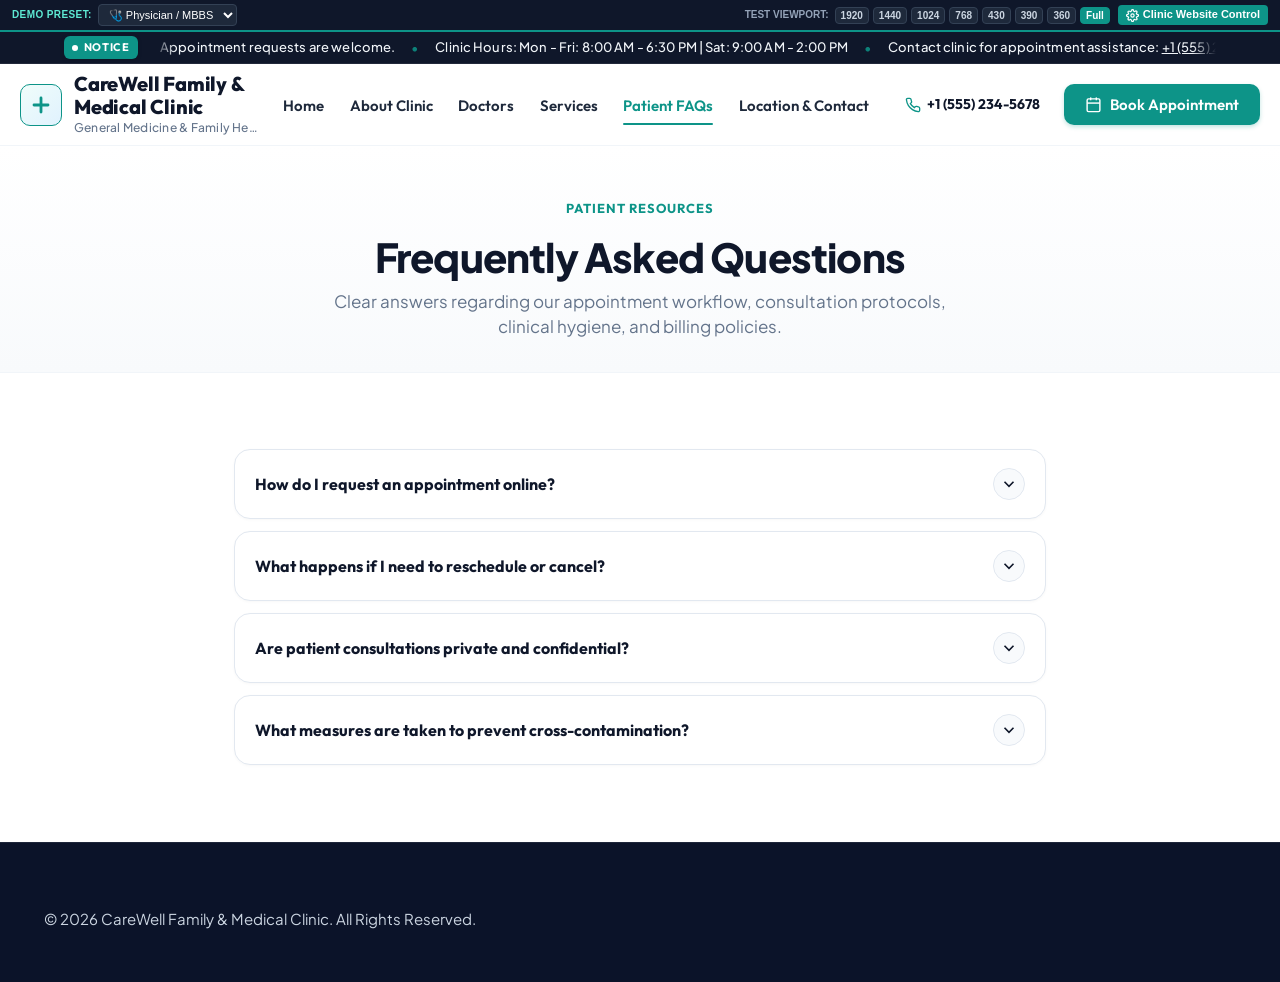
<file: preview/faq.html>
<!DOCTYPE html>
<html lang="en">
<head>
  <meta charset="UTF-8">
  <meta name="viewport" content="width=device-width, initial-scale=1.0">
  <title>Frequently Asked Questions | [CLINIC NAME]</title>
  <link rel="preconnect" href="https://fonts.googleapis.com">
  <link rel="preconnect" href="https://fonts.gstatic.com" crossorigin>
  <link href="https://fonts.googleapis.com/css2?family=Outfit:wght@500;600;700;800&family=Plus+Jakarta+Sans:wght@400;500;600;700&display=swap" rel="stylesheet">
  <link rel="stylesheet" href="assets/css/main.css">
  <link rel="stylesheet" href="assets/css/header-footer.css">
  <link rel="stylesheet" href="assets/css/homepage.css">
  <link rel="stylesheet" href="assets/css/appointment-form.css">
  <link rel="stylesheet" href="assets/css/responsive.css">
</head>
<body>

  <!-- Slim Announcement / News Ticker Strip -->
  <aside class="clinic-ticker" aria-label="Clinic Announcements">
    <div class="clinic-ticker__inner">
      <span class="clinic-ticker__badge">
        <span class="clinic-ticker__dot" aria-hidden="true"></span>
        <span>Notice</span>
      </span>
      <div class="clinic-ticker__viewport">
        <div class="clinic-ticker__track">
          <div class="clinic-ticker__group">
            <span class="clinic-ticker__item">Appointment requests are welcome.</span>
            <span class="clinic-ticker__sep" aria-hidden="true">&bull;</span>
            <span class="clinic-ticker__item">Clinic Hours: <span data-clinic-var="opening_hours">Mon - Fri: 8:00 AM - 6:30 PM | Sat: 9:00 AM - 2:00 PM</span></span>
            <span class="clinic-ticker__sep" aria-hidden="true">&bull;</span>
            <span class="clinic-ticker__item">Contact clinic for appointment assistance: <a href="tel:+15552345678" style="color:inherit;text-decoration:underline;" data-clinic-var="phone">+1 (555) 234-5678</a></span>
            <span class="clinic-ticker__sep" aria-hidden="true">&bull;</span>
            <span class="clinic-ticker__item">Explore our comprehensive medical services.</span>
            <span class="clinic-ticker__sep" aria-hidden="true">&bull;</span>
          </div>
          <div class="clinic-ticker__group" aria-hidden="true">
            <span class="clinic-ticker__item">Appointment requests are welcome.</span>
            <span class="clinic-ticker__sep" aria-hidden="true">&bull;</span>
            <span class="clinic-ticker__item">Clinic Hours: <span data-clinic-var="opening_hours">Mon - Fri: 8:00 AM - 6:30 PM | Sat: 9:00 AM - 2:00 PM</span></span>
            <span class="clinic-ticker__sep" aria-hidden="true">&bull;</span>
            <span class="clinic-ticker__item">Contact clinic for appointment assistance: <a href="tel:+15552345678" style="color:inherit;text-decoration:underline;" data-clinic-var="phone">+1 (555) 234-5678</a></span>
            <span class="clinic-ticker__sep" aria-hidden="true">&bull;</span>
            <span class="clinic-ticker__item">Explore our comprehensive medical services.</span>
            <span class="clinic-ticker__sep" aria-hidden="true">&bull;</span>
          </div>
        </div>
      </div>
    </div>
  </aside>

  <!-- Header -->
  <header id="site-header" class="clinic-header" role="banner">
    <div class="clinic-container clinic-header__inner">
      <div class="clinic-header__brand">
        <a href="index.html" class="clinic-logo-link" rel="home">
          <span class="clinic-logo-icon">
            <svg width="26" height="26" viewBox="0 0 24 24" fill="none" stroke="currentColor" stroke-width="2.8" stroke-linecap="round"><path d="M12 5v14M5 12h14"/></svg>
          </span>
          <span class="clinic-logo-text">
            <span class="clinic-name" data-clinic-var="clinic_name">[CLINIC NAME]</span>
            <span class="clinic-tagline" data-clinic-var="specialty">Doctor &amp; Clinic Website Demo</span>
          </span>
        </a>
      </div>

      <nav class="clinic-nav" role="navigation">
        <ul class="clinic-nav__menu">
          <li><a href="index.html">Home</a></li>
          <li><a href="about.html">About Clinic</a></li>
          <li><a href="doctor.html">Doctors</a></li>
          <li><a href="service.html">Services</a></li>
          <li><a href="faq.html" class="is-active">Patient FAQs</a></li>
          <li><a href="contact.html">Location &amp; Contact</a></li>
        </ul>
      </nav>

      <div class="clinic-header__actions">
        <a href="tel:+15552345678" class="clinic-header__phone d-none-tablet" title="Call Clinic">
          <svg width="16" height="16" viewBox="0 0 24 24" fill="none" stroke="currentColor" stroke-width="2"><path d="M22 16.92v3a2 2 0 0 1-2.18 2 19.79 19.79 0 0 1-8.63-3.07 19.5 19.5 0 0 1-6-6 19.79 19.79 0 0 1-3.07-8.67A2 2 0 0 1 4.11 2h3a2 2 0 0 1 2 1.72 12.84 12.84 0 0 0 .7 2.81 2 2 0 0 1-.45 2.11L8.09 9.91a16 16 0 0 0 6 6l1.27-1.27a2 2 0 0 1 2.11-.45 12.84 12.84 0 0 0 2.81.7A2 2 0 0 1 22 16.92z"/></svg>
          <span data-clinic-var="phone">+1 (555) 234-5678</span>
        </a>
        <a href="appointment.html" class="clinic-btn clinic-btn--primary clinic-header__cta-btn" aria-label="Request Appointment">
          <svg width="17" height="17" viewBox="0 0 24 24" fill="none" stroke="currentColor" stroke-width="2"><rect x="3" y="4" width="18" height="18" rx="2" ry="2"/><line x1="16" y1="2" x2="16" y2="6"/><line x1="8" y1="2" x2="8" y2="6"/><line x1="3" y1="10" x2="21" y2="10"/></svg>
          <span class="cta-text-full">Book Appointment</span>
          <span class="cta-text-short">Book</span>
        </a>
        <button class="clinic-nav-toggle" id="clinic-nav-toggle" aria-expanded="false" aria-controls="clinic-mobile-drawer" aria-label="Toggle navigation menu">
          <span class="clinic-nav-toggle__bar"></span>
          <span class="clinic-nav-toggle__bar"></span>
          <span class="clinic-nav-toggle__bar"></span>
        </button>
      </div>
    </div>
  </header>

  <!-- Mobile Navigation Drawer -->
  <div id="clinic-mobile-drawer" class="clinic-mobile-drawer" aria-hidden="true" role="dialog" aria-modal="true">
    <div class="clinic-mobile-drawer__overlay" id="clinic-drawer-overlay"></div>
    <div class="clinic-mobile-drawer__content">
      <div class="clinic-mobile-drawer__header">
        <span class="clinic-name" data-clinic-var="clinic_name">[CLINIC NAME]</span>
        <button class="clinic-mobile-drawer__close" id="clinic-drawer-close" aria-label="Close menu">&times;</button>
      </div>
      <div class="clinic-mobile-drawer__body">
        <ul class="clinic-mobile-nav">
          <li><a href="index.html">Home</a></li>
          <li><a href="about.html">About Clinic</a></li>
          <li><a href="doctor.html">Our Doctors</a></li>
          <li><a href="service.html">Services &amp; Treatments</a></li>
          <li><a href="faq.html" class="is-active">Patient FAQs</a></li>
          <li><a href="contact.html">Location &amp; Timings</a></li>
          <li><a href="privacy-policy.html">Privacy &amp; Patient Rights</a></li>
        </ul>

        <div class="clinic-mobile-drawer__actions">
          <a href="appointment.html" class="clinic-btn clinic-btn--primary clinic-btn--full">
            <svg width="18" height="18" viewBox="0 0 24 24" fill="none" stroke="currentColor" stroke-width="2"><rect x="3" y="4" width="18" height="18" rx="2" ry="2"/><line x1="16" y1="2" x2="16" y2="6"/><line x1="8" y1="2" x2="8" y2="6"/><line x1="3" y1="10" x2="21" y2="10"/></svg>
            <span>Request Appointment</span>
          </a>
          <a href="tel:+15552345678" class="clinic-btn clinic-btn--outline clinic-btn--full">
            <svg width="18" height="18" viewBox="0 0 24 24" fill="none" stroke="currentColor" stroke-width="2"><path d="M22 16.92v3a2 2 0 0 1-2.18 2 19.79 19.79 0 0 1-8.63-3.07 19.5 19.5 0 0 1-6-6 19.79 19.79 0 0 1-3.07-8.67A2 2 0 0 1 4.11 2h3a2 2 0 0 1 2 1.72 12.84 12.84 0 0 0 .7 2.81 2 2 0 0 1-.45 2.11L8.09 9.91a16 16 0 0 0 6 6l1.27-1.27a2 2 0 0 1 2.11-.45 12.84 12.84 0 0 0 2.81.7A2 2 0 0 1 22 16.92z"/></svg>
            <span>Call: <span data-clinic-var="phone">+1 (555) 234-5678</span></span>
          </a>
          <a href="https://wa.me/15552345678" target="_blank" rel="noopener noreferrer" class="clinic-btn clinic-btn--whatsapp clinic-btn--full">
            <svg width="18" height="18" viewBox="0 0 24 24" fill="none" stroke="currentColor" stroke-width="2"><path d="M21 11.5a8.38 8.38 0 0 1-.9 3.8 8.5 8.5 0 0 1-7.6 4.7 8.38 8.38 0 0 1 3.8-.9h.5a8.48 8.48 0 0 1 8 8v.5z"/></svg>
            <span>Chat on WhatsApp</span>
          </a>
        </div>
      </div>
    </div>
  </div>

  <main id="main-content" class="clinic-page" role="main">
    <div class="clinic-page-header">
      <div class="clinic-container clinic-text-center">
        <span class="clinic-section-kicker">Patient Resources</span>
        <h1 class="clinic-page-title">Frequently Asked Questions</h1>
        <p class="clinic-page-subtitle">
          Clear answers regarding our appointment workflow, consultation protocols, clinical hygiene, and billing policies.
        </p>
      </div>
    </div>

    <div class="clinic-container clinic-container--narrow clinic-section">
      <div class="clinic-accordion">
        <div class="clinic-accordion__item">
          <button class="clinic-accordion__header" type="button" aria-expanded="false" aria-controls="page-faq-1" id="pfaq-1">
            <span class="clinic-accordion__title">How do I request an appointment online?</span>
            <span class="clinic-accordion__icon-wrap" aria-hidden="true">
              <svg width="18" height="18" viewBox="0 0 24 24" fill="none" stroke="currentColor" stroke-width="2.2"><polyline points="6 9 12 15 18 9"/></svg>
            </span>
          </button>
          <div class="clinic-accordion__content" id="page-faq-1" role="region" aria-labelledby="pfaq-1">
            <p>
              Navigate to our <a href="appointment.html">Appointment Request Page</a>, select your preferred date, time window, and preferred specialist. Once submitted, our reception coordinator reviews clinical capacity and reaches out via phone or WhatsApp to finalize your booking.
            </p>
          </div>
        </div>

        <div class="clinic-accordion__item">
          <button class="clinic-accordion__header" type="button" aria-expanded="false" aria-controls="page-faq-2" id="pfaq-2">
            <span class="clinic-accordion__title">What happens if I need to reschedule or cancel?</span>
            <span class="clinic-accordion__icon-wrap" aria-hidden="true">
              <svg width="18" height="18" viewBox="0 0 24 24" fill="none" stroke="currentColor" stroke-width="2.2"><polyline points="6 9 12 15 18 9"/></svg>
            </span>
          </button>
          <div class="clinic-accordion__content" id="page-faq-2" role="region" aria-labelledby="pfaq-2">
            <p>
              We kindly ask for at least 24 hours notice to cancel or reschedule appointments so that allocated time can be offered to waiting patients. Simply call or WhatsApp our front desk.
            </p>
          </div>
        </div>

        <div class="clinic-accordion__item">
          <button class="clinic-accordion__header" type="button" aria-expanded="false" aria-controls="page-faq-3" id="pfaq-3">
            <span class="clinic-accordion__title">Are patient consultations private and confidential?</span>
            <span class="clinic-accordion__icon-wrap" aria-hidden="true">
              <svg width="18" height="18" viewBox="0 0 24 24" fill="none" stroke="currentColor" stroke-width="2.2"><polyline points="6 9 12 15 18 9"/></svg>
            </span>
          </button>
          <div class="clinic-accordion__content" id="page-faq-3" role="region" aria-labelledby="pfaq-3">
            <p>
              Yes. All consultations take place in acoustically insulated private rooms. All medical records and diagnostic correspondence are strictly protected in compliance with healthcare privacy legislation and HIPAA standards.
            </p>
          </div>
        </div>

        <div class="clinic-accordion__item">
          <button class="clinic-accordion__header" type="button" aria-expanded="false" aria-controls="page-faq-4" id="pfaq-4">
            <span class="clinic-accordion__title">What measures are taken to prevent cross-contamination?</span>
            <span class="clinic-accordion__icon-wrap" aria-hidden="true">
              <svg width="18" height="18" viewBox="0 0 24 24" fill="none" stroke="currentColor" stroke-width="2.2"><polyline points="6 9 12 15 18 9"/></svg>
            </span>
          </button>
          <div class="clinic-accordion__content" id="page-faq-4" role="region" aria-labelledby="pfaq-4">
            <p>
              We use Class-B autoclave sterilization for all reusable medical instruments, packaged in sealed surgical pouches with sterilization indicators. Non-reusable consumables are discarded after a single use. Examination suites are sanitized after each patient.
            </p>
          </div>
        </div>
      </div>
    </div>
  </main>

  <footer id="site-footer" class="clinic-footer" role="contentinfo">
    <div class="clinic-container clinic-footer__top">
      <p class="clinic-footer__copy">&copy; 2026 <span data-clinic-var="clinic_name">[CLINIC NAME]</span>. All Rights Reserved.</p>
    </div>
  </footer>

  <!-- Mobile Bottom Action Bar -->
  <div class="clinic-mobile-bar" aria-label="Mobile quick actions">
    <a href="tel:+15552345678" class="clinic-mobile-bar__btn clinic-mobile-bar__btn--call">
      <svg width="18" height="18" viewBox="0 0 24 24" fill="none" stroke="currentColor" stroke-width="2"><path d="M22 16.92v3a2 2 0 0 1-2.18 2 19.79 19.79 0 0 1-8.63-3.07 19.5 19.5 0 0 1-6-6 19.79 19.79 0 0 1-3.07-8.67A2 2 0 0 1 4.11 2h3a2 2 0 0 1 2 1.72 12.84 12.84 0 0 0 .7 2.81 2 2 0 0 1-.45 2.11L8.09 9.91a16 16 0 0 0 6 6l1.27-1.27a2 2 0 0 1 2.11-.45 12.84 12.84 0 0 0 2.81.7A2 2 0 0 1 22 16.92z"/></svg>
      <span>Call</span>
    </a>
    <a href="https://wa.me/15552345678" target="_blank" rel="noopener noreferrer" class="clinic-mobile-bar__btn clinic-mobile-bar__btn--wa">
      <svg width="18" height="18" viewBox="0 0 24 24" fill="none" stroke="currentColor" stroke-width="2"><path d="M21 11.5a8.38 8.38 0 0 1-.9 3.8 8.5 8.5 0 0 1-7.6 4.7 8.38 8.38 0 0 1 3.8-.9h.5a8.48 8.48 0 0 1 8 8v.5z"/></svg>
      <span>WhatsApp</span>
    </a>
    <a href="appointment.html" class="clinic-mobile-bar__btn clinic-mobile-bar__btn--book">
      <svg width="18" height="18" viewBox="0 0 24 24" fill="none" stroke="currentColor" stroke-width="2"><rect x="3" y="4" width="18" height="18" rx="2" ry="2"/><line x1="16" y1="2" x2="16" y2="6"/><line x1="8" y1="2" x2="8" y2="6"/><line x1="3" y1="10" x2="21" y2="10"/></svg>
      <span>Book Visit</span>
    </a>
  </div>

  <script src="assets/js/clinic-main.js"></script>
  <script src="assets/js/preview-engine.js"></script>
</body>
</html>
</file>
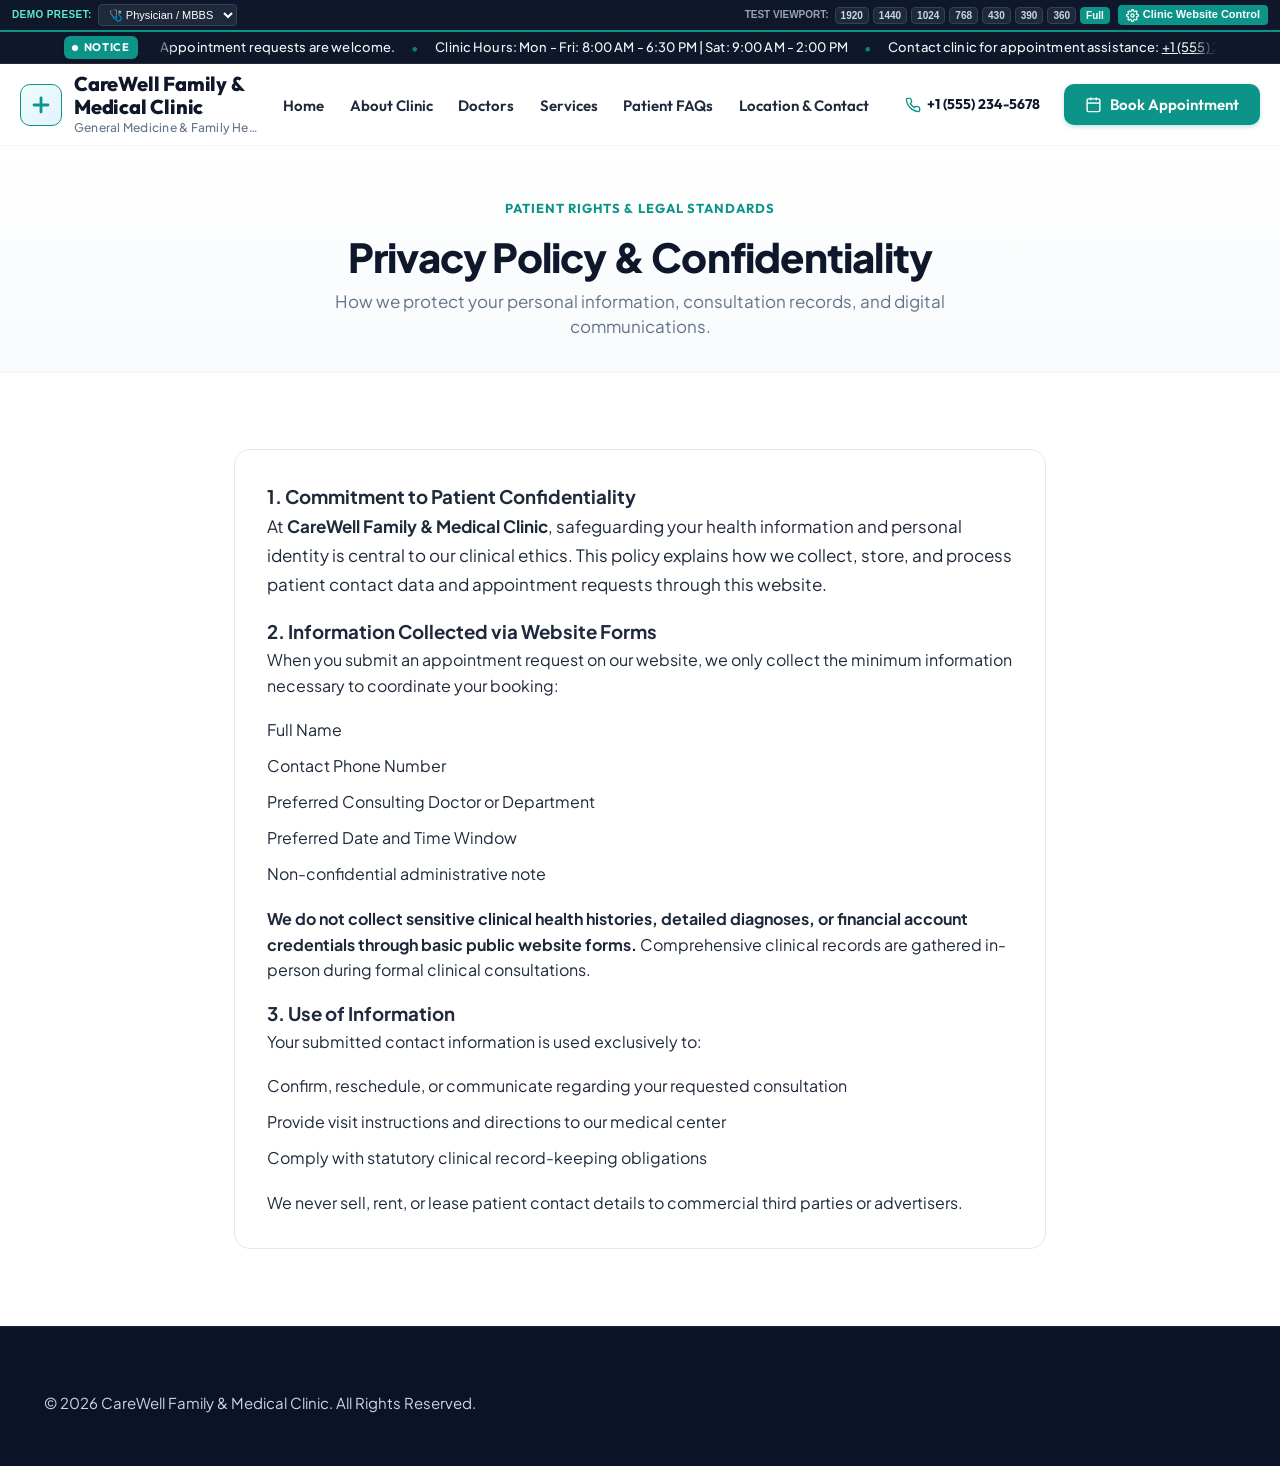
<file: preview/privacy-policy.html>
<!DOCTYPE html>
<html lang="en">
<head>
  <meta charset="UTF-8">
  <meta name="viewport" content="width=device-width, initial-scale=1.0">
  <title>Privacy Policy &amp; Patient Rights | [CLINIC NAME]</title>
  <link rel="preconnect" href="https://fonts.googleapis.com">
  <link rel="preconnect" href="https://fonts.gstatic.com" crossorigin>
  <link href="https://fonts.googleapis.com/css2?family=Outfit:wght@500;600;700;800&family=Plus+Jakarta+Sans:wght@400;500;600;700&display=swap" rel="stylesheet">
  <link rel="stylesheet" href="assets/css/main.css">
  <link rel="stylesheet" href="assets/css/header-footer.css">
  <link rel="stylesheet" href="assets/css/homepage.css">
  <link rel="stylesheet" href="assets/css/appointment-form.css">
  <link rel="stylesheet" href="assets/css/responsive.css">
</head>
<body>

  <!-- Slim Announcement / News Ticker Strip -->
  <aside class="clinic-ticker" aria-label="Clinic Announcements">
    <div class="clinic-ticker__inner">
      <span class="clinic-ticker__badge">
        <span class="clinic-ticker__dot" aria-hidden="true"></span>
        <span>Notice</span>
      </span>
      <div class="clinic-ticker__viewport">
        <div class="clinic-ticker__track">
          <div class="clinic-ticker__group">
            <span class="clinic-ticker__item">Appointment requests are welcome.</span>
            <span class="clinic-ticker__sep" aria-hidden="true">&bull;</span>
            <span class="clinic-ticker__item">Clinic Hours: <span data-clinic-var="opening_hours">Mon - Fri: 8:00 AM - 6:30 PM | Sat: 9:00 AM - 2:00 PM</span></span>
            <span class="clinic-ticker__sep" aria-hidden="true">&bull;</span>
            <span class="clinic-ticker__item">Contact clinic for appointment assistance: <a href="tel:+15552345678" style="color:inherit;text-decoration:underline;" data-clinic-var="phone">+1 (555) 234-5678</a></span>
            <span class="clinic-ticker__sep" aria-hidden="true">&bull;</span>
            <span class="clinic-ticker__item">Explore our comprehensive medical services.</span>
            <span class="clinic-ticker__sep" aria-hidden="true">&bull;</span>
          </div>
          <div class="clinic-ticker__group" aria-hidden="true">
            <span class="clinic-ticker__item">Appointment requests are welcome.</span>
            <span class="clinic-ticker__sep" aria-hidden="true">&bull;</span>
            <span class="clinic-ticker__item">Clinic Hours: <span data-clinic-var="opening_hours">Mon - Fri: 8:00 AM - 6:30 PM | Sat: 9:00 AM - 2:00 PM</span></span>
            <span class="clinic-ticker__sep" aria-hidden="true">&bull;</span>
            <span class="clinic-ticker__item">Contact clinic for appointment assistance: <a href="tel:+15552345678" style="color:inherit;text-decoration:underline;" data-clinic-var="phone">+1 (555) 234-5678</a></span>
            <span class="clinic-ticker__sep" aria-hidden="true">&bull;</span>
            <span class="clinic-ticker__item">Explore our comprehensive medical services.</span>
            <span class="clinic-ticker__sep" aria-hidden="true">&bull;</span>
          </div>
        </div>
      </div>
    </div>
  </aside>

  <!-- Header -->
  <header id="site-header" class="clinic-header" role="banner">
    <div class="clinic-container clinic-header__inner">
      <div class="clinic-header__brand">
        <a href="index.html" class="clinic-logo-link" rel="home">
          <span class="clinic-logo-icon">
            <svg width="26" height="26" viewBox="0 0 24 24" fill="none" stroke="currentColor" stroke-width="2.8" stroke-linecap="round"><path d="M12 5v14M5 12h14"/></svg>
          </span>
          <span class="clinic-logo-text">
            <span class="clinic-name" data-clinic-var="clinic_name">[CLINIC NAME]</span>
            <span class="clinic-tagline" data-clinic-var="specialty">Doctor &amp; Clinic Website Demo</span>
          </span>
        </a>
      </div>

      <nav class="clinic-nav" role="navigation">
        <ul class="clinic-nav__menu">
          <li><a href="index.html">Home</a></li>
          <li><a href="about.html">About Clinic</a></li>
          <li><a href="doctor.html">Doctors</a></li>
          <li><a href="service.html">Services</a></li>
          <li><a href="faq.html">Patient FAQs</a></li>
          <li><a href="contact.html">Location &amp; Contact</a></li>
        </ul>
      </nav>

      <div class="clinic-header__actions">
        <a href="tel:+15552345678" class="clinic-header__phone d-none-tablet" title="Call Clinic">
          <svg width="16" height="16" viewBox="0 0 24 24" fill="none" stroke="currentColor" stroke-width="2"><path d="M22 16.92v3a2 2 0 0 1-2.18 2 19.79 19.79 0 0 1-8.63-3.07 19.5 19.5 0 0 1-6-6 19.79 19.79 0 0 1-3.07-8.67A2 2 0 0 1 4.11 2h3a2 2 0 0 1 2 1.72 12.84 12.84 0 0 0 .7 2.81 2 2 0 0 1-.45 2.11L8.09 9.91a16 16 0 0 0 6 6l1.27-1.27a2 2 0 0 1 2.11-.45 12.84 12.84 0 0 0 2.81.7A2 2 0 0 1 22 16.92z"/></svg>
          <span data-clinic-var="phone">+1 (555) 234-5678</span>
        </a>
        <a href="appointment.html" class="clinic-btn clinic-btn--primary clinic-header__cta-btn" aria-label="Request Appointment">
          <svg width="17" height="17" viewBox="0 0 24 24" fill="none" stroke="currentColor" stroke-width="2"><rect x="3" y="4" width="18" height="18" rx="2" ry="2"/><line x1="16" y1="2" x2="16" y2="6"/><line x1="8" y1="2" x2="8" y2="6"/><line x1="3" y1="10" x2="21" y2="10"/></svg>
          <span class="cta-text-full">Book Appointment</span>
          <span class="cta-text-short">Book</span>
        </a>
        <button class="clinic-nav-toggle" id="clinic-nav-toggle" aria-expanded="false" aria-controls="clinic-mobile-drawer" aria-label="Toggle navigation menu">
          <span class="clinic-nav-toggle__bar"></span>
          <span class="clinic-nav-toggle__bar"></span>
          <span class="clinic-nav-toggle__bar"></span>
        </button>
      </div>
    </div>
  </header>

  <!-- Mobile Navigation Drawer -->
  <div id="clinic-mobile-drawer" class="clinic-mobile-drawer" aria-hidden="true" role="dialog" aria-modal="true">
    <div class="clinic-mobile-drawer__overlay" id="clinic-drawer-overlay"></div>
    <div class="clinic-mobile-drawer__content">
      <div class="clinic-mobile-drawer__header">
        <span class="clinic-name" data-clinic-var="clinic_name">[CLINIC NAME]</span>
        <button class="clinic-mobile-drawer__close" id="clinic-drawer-close" aria-label="Close menu">&times;</button>
      </div>
      <div class="clinic-mobile-drawer__body">
        <ul class="clinic-mobile-nav">
          <li><a href="index.html">Home</a></li>
          <li><a href="about.html">About Clinic</a></li>
          <li><a href="doctor.html">Our Doctors</a></li>
          <li><a href="service.html">Services &amp; Treatments</a></li>
          <li><a href="faq.html">Patient FAQs</a></li>
          <li><a href="contact.html">Location &amp; Timings</a></li>
          <li><a href="privacy-policy.html" class="is-active">Privacy &amp; Patient Rights</a></li>
        </ul>

        <div class="clinic-mobile-drawer__actions">
          <a href="appointment.html" class="clinic-btn clinic-btn--primary clinic-btn--full">
            <svg width="18" height="18" viewBox="0 0 24 24" fill="none" stroke="currentColor" stroke-width="2"><rect x="3" y="4" width="18" height="18" rx="2" ry="2"/><line x1="16" y1="2" x2="16" y2="6"/><line x1="8" y1="2" x2="8" y2="6"/><line x1="3" y1="10" x2="21" y2="10"/></svg>
            <span>Request Appointment</span>
          </a>
          <a href="tel:+15552345678" class="clinic-btn clinic-btn--outline clinic-btn--full">
            <svg width="18" height="18" viewBox="0 0 24 24" fill="none" stroke="currentColor" stroke-width="2"><path d="M22 16.92v3a2 2 0 0 1-2.18 2 19.79 19.79 0 0 1-8.63-3.07 19.5 19.5 0 0 1-6-6 19.79 19.79 0 0 1-3.07-8.67A2 2 0 0 1 4.11 2h3a2 2 0 0 1 2 1.72 12.84 12.84 0 0 0 .7 2.81 2 2 0 0 1-.45 2.11L8.09 9.91a16 16 0 0 0 6 6l1.27-1.27a2 2 0 0 1 2.11-.45 12.84 12.84 0 0 0 2.81.7A2 2 0 0 1 22 16.92z"/></svg>
            <span>Call: <span data-clinic-var="phone">+1 (555) 234-5678</span></span>
          </a>
          <a href="https://wa.me/15552345678" target="_blank" rel="noopener noreferrer" class="clinic-btn clinic-btn--whatsapp clinic-btn--full">
            <svg width="18" height="18" viewBox="0 0 24 24" fill="none" stroke="currentColor" stroke-width="2"><path d="M21 11.5a8.38 8.38 0 0 1-.9 3.8 8.5 8.5 0 0 1-7.6 4.7 8.38 8.38 0 0 1 3.8-.9h.5a8.48 8.48 0 0 1 8 8v.5z"/></svg>
            <span>Chat on WhatsApp</span>
          </a>
        </div>
      </div>
    </div>
  </div>

  <main id="main-content" class="clinic-page" role="main">
    <div class="clinic-page-header">
      <div class="clinic-container clinic-text-center">
        <span class="clinic-section-kicker">Patient Rights &amp; Legal Standards</span>
        <h1 class="clinic-page-title">Privacy Policy &amp; Confidentiality</h1>
        <p class="clinic-page-subtitle">
          How we protect your personal information, consultation records, and digital communications.
        </p>
      </div>
    </div>

    <div class="clinic-container clinic-container--narrow clinic-section">
      <article class="clinic-card clinic-p-6">
        <h3>1. Commitment to Patient Confidentiality</h3>
        <p class="clinic-body-text">
          At <strong data-clinic-var="clinic_name">[CLINIC NAME]</strong>, safeguarding your health information and personal identity is central to our clinical ethics. This policy explains how we collect, store, and process patient contact data and appointment requests through this website.
        </p>

        <h3 class="clinic-mt-4">2. Information Collected via Website Forms</h3>
        <p>When you submit an appointment request on our website, we only collect the minimum information necessary to coordinate your booking:</p>
        <ul class="clinic-feature-checklist">
          <li><span>Full Name</span></li>
          <li><span>Contact Phone Number</span></li>
          <li><span>Preferred Consulting Doctor or Department</span></li>
          <li><span>Preferred Date and Time Window</span></li>
          <li><span>Non-confidential administrative note</span></li>
        </ul>
        <p class="clinic-mt-2">
          <strong>We do not collect sensitive clinical health histories, detailed diagnoses, or financial account credentials through basic public website forms.</strong> Comprehensive clinical records are gathered in-person during formal clinical consultations.
        </p>

        <h3 class="clinic-mt-4">3. Use of Information</h3>
        <p>Your submitted contact information is used exclusively to:</p>
        <ul class="clinic-feature-checklist">
          <li><span>Confirm, reschedule, or communicate regarding your requested consultation</span></li>
          <li><span>Provide visit instructions and directions to our medical center</span></li>
          <li><span>Comply with statutory clinical record-keeping obligations</span></li>
        </ul>
        <p class="clinic-mt-2">
          We never sell, rent, or lease patient contact details to commercial third parties or advertisers.
        </p>
      </article>
    </div>
  </main>

  <footer id="site-footer" class="clinic-footer" role="contentinfo">
    <div class="clinic-container clinic-footer__top">
      <p class="clinic-footer__copy">&copy; 2026 <span data-clinic-var="clinic_name">[CLINIC NAME]</span>. All Rights Reserved.</p>
    </div>
  </footer>

  <!-- Mobile Bottom Action Bar -->
  <div class="clinic-mobile-bar" aria-label="Mobile quick actions">
    <a href="tel:+15552345678" class="clinic-mobile-bar__btn clinic-mobile-bar__btn--call">
      <svg width="18" height="18" viewBox="0 0 24 24" fill="none" stroke="currentColor" stroke-width="2"><path d="M22 16.92v3a2 2 0 0 1-2.18 2 19.79 19.79 0 0 1-8.63-3.07 19.5 19.5 0 0 1-6-6 19.79 19.79 0 0 1-3.07-8.67A2 2 0 0 1 4.11 2h3a2 2 0 0 1 2 1.72 12.84 12.84 0 0 0 .7 2.81 2 2 0 0 1-.45 2.11L8.09 9.91a16 16 0 0 0 6 6l1.27-1.27a2 2 0 0 1 2.11-.45 12.84 12.84 0 0 0 2.81.7A2 2 0 0 1 22 16.92z"/></svg>
      <span>Call</span>
    </a>
    <a href="https://wa.me/15552345678" target="_blank" rel="noopener noreferrer" class="clinic-mobile-bar__btn clinic-mobile-bar__btn--wa">
      <svg width="18" height="18" viewBox="0 0 24 24" fill="none" stroke="currentColor" stroke-width="2"><path d="M21 11.5a8.38 8.38 0 0 1-.9 3.8 8.5 8.5 0 0 1-7.6 4.7 8.38 8.38 0 0 1-3.8-.9L3 21l1.9-5.7a8.38 8.38 0 0 1-.9-3.8 8.5 8.5 0 0 1 4.7-7.6 8.38 8.38 0 0 1 3.8-.9h.5a8.48 8.48 0 0 1 8 8v.5z"/></svg>
      <span>WhatsApp</span>
    </a>
    <a href="appointment.html" class="clinic-mobile-bar__btn clinic-mobile-bar__btn--book">
      <svg width="18" height="18" viewBox="0 0 24 24" fill="none" stroke="currentColor" stroke-width="2"><rect x="3" y="4" width="18" height="18" rx="2" ry="2"/><line x1="16" y1="2" x2="16" y2="6"/><line x1="8" y1="2" x2="8" y2="6"/><line x1="3" y1="10" x2="21" y2="10"/></svg>
      <span>Book Visit</span>
    </a>
  </div>

  <script src="assets/js/clinic-main.js"></script>
  <script src="assets/js/preview-engine.js"></script>
</body>
</html>
</file>
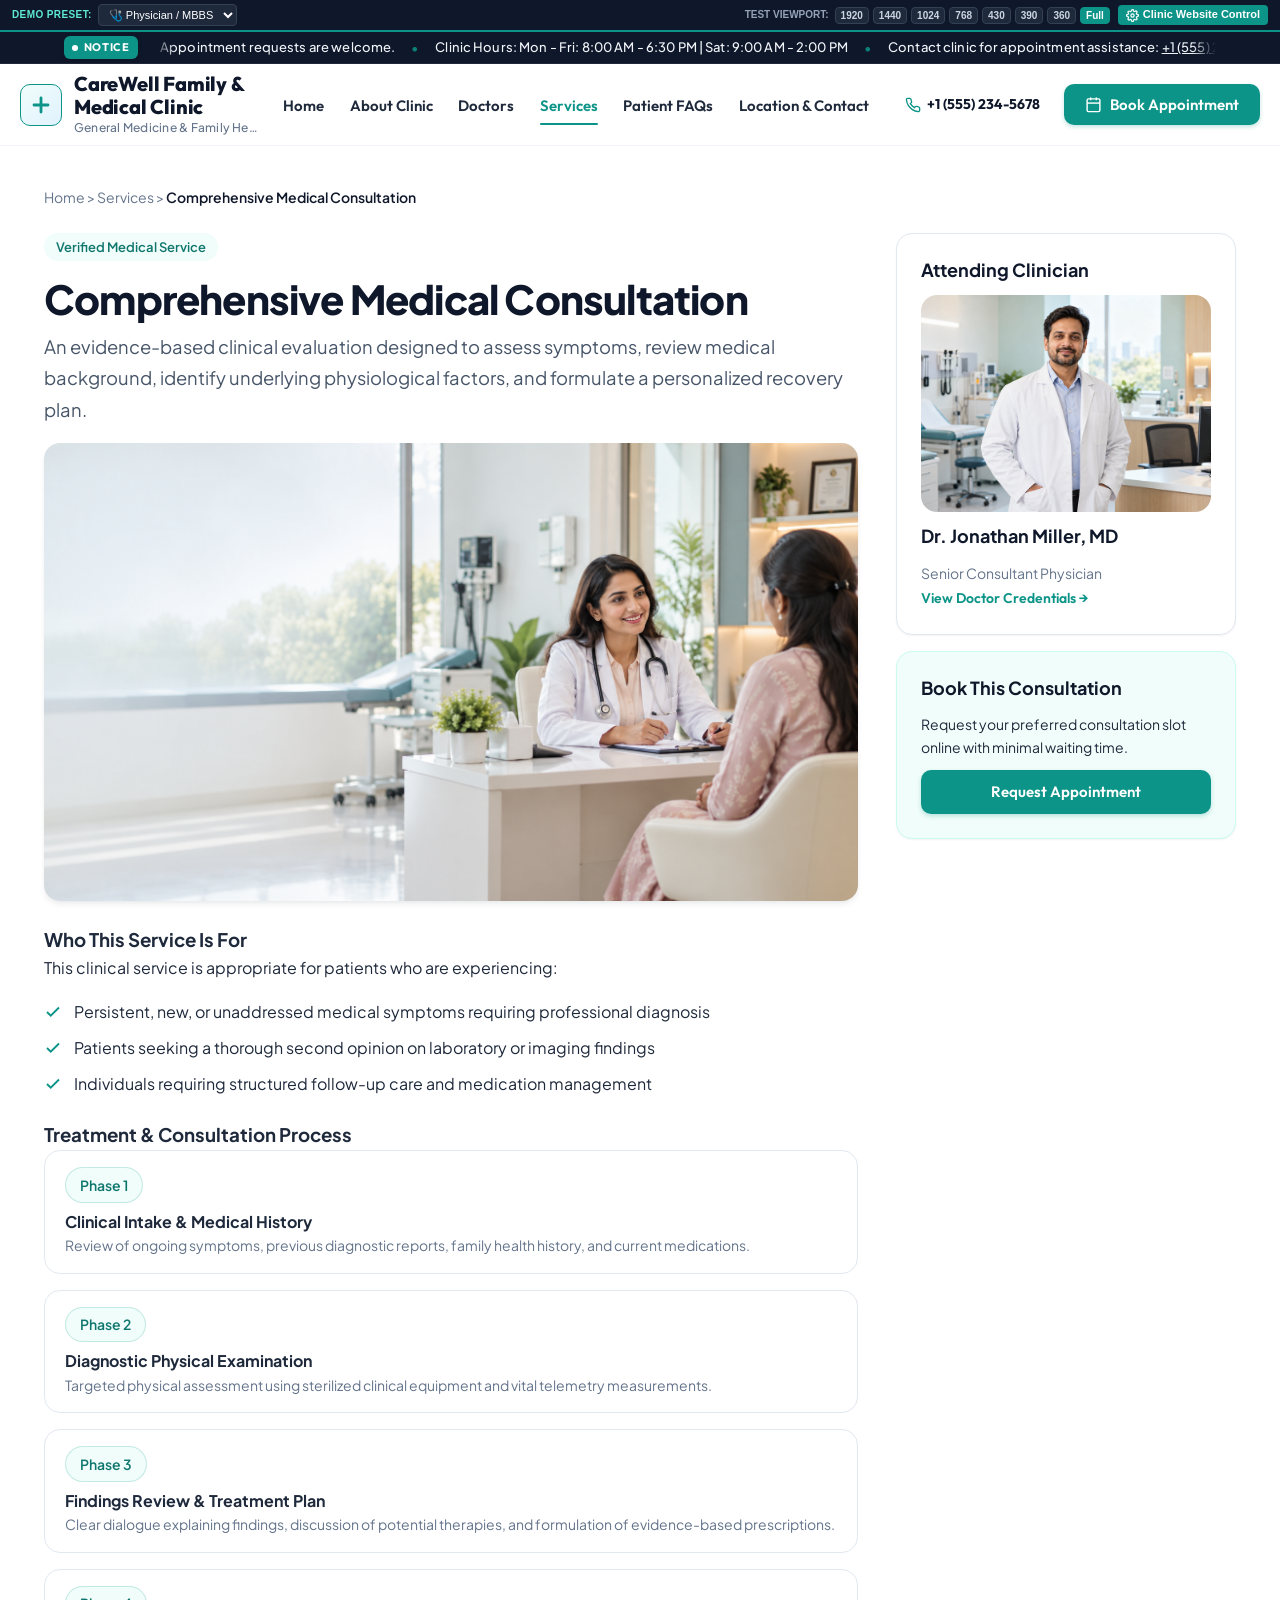
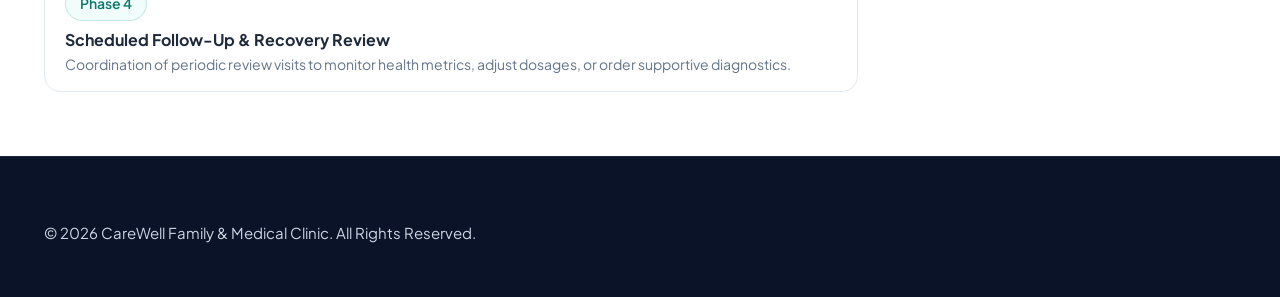
<file: preview/service.html>
<!DOCTYPE html>
<html lang="en">
<head>
  <meta charset="UTF-8">
  <meta name="viewport" content="width=device-width, initial-scale=1.0">
  <title>Comprehensive Medical Consultation | [CLINIC NAME]</title>
  <link rel="preconnect" href="https://fonts.googleapis.com">
  <link rel="preconnect" href="https://fonts.gstatic.com" crossorigin>
  <link href="https://fonts.googleapis.com/css2?family=Outfit:wght@500;600;700;800&family=Plus+Jakarta+Sans:wght@400;500;600;700&display=swap" rel="stylesheet">
  <link rel="stylesheet" href="assets/css/main.css">
  <link rel="stylesheet" href="assets/css/header-footer.css">
  <link rel="stylesheet" href="assets/css/homepage.css">
  <link rel="stylesheet" href="assets/css/appointment-form.css">
  <link rel="stylesheet" href="assets/css/responsive.css">
</head>
<body>

  <!-- Slim Announcement / News Ticker Strip -->
  <aside class="clinic-ticker" aria-label="Clinic Announcements">
    <div class="clinic-ticker__inner">
      <span class="clinic-ticker__badge">
        <span class="clinic-ticker__dot" aria-hidden="true"></span>
        <span>Notice</span>
      </span>
      <div class="clinic-ticker__viewport">
        <div class="clinic-ticker__track">
          <div class="clinic-ticker__group">
            <span class="clinic-ticker__item">Appointment requests are welcome.</span>
            <span class="clinic-ticker__sep" aria-hidden="true">&bull;</span>
            <span class="clinic-ticker__item">Clinic Hours: <span data-clinic-var="opening_hours">Mon - Fri: 8:00 AM - 6:30 PM | Sat: 9:00 AM - 2:00 PM</span></span>
            <span class="clinic-ticker__sep" aria-hidden="true">&bull;</span>
            <span class="clinic-ticker__item">Contact clinic for appointment assistance: <a href="tel:+15552345678" style="color:inherit;text-decoration:underline;" data-clinic-var="phone">+1 (555) 234-5678</a></span>
            <span class="clinic-ticker__sep" aria-hidden="true">&bull;</span>
            <span class="clinic-ticker__item">Explore our comprehensive medical services.</span>
            <span class="clinic-ticker__sep" aria-hidden="true">&bull;</span>
          </div>
          <div class="clinic-ticker__group" aria-hidden="true">
            <span class="clinic-ticker__item">Appointment requests are welcome.</span>
            <span class="clinic-ticker__sep" aria-hidden="true">&bull;</span>
            <span class="clinic-ticker__item">Clinic Hours: <span data-clinic-var="opening_hours">Mon - Fri: 8:00 AM - 6:30 PM | Sat: 9:00 AM - 2:00 PM</span></span>
            <span class="clinic-ticker__sep" aria-hidden="true">&bull;</span>
            <span class="clinic-ticker__item">Contact clinic for appointment assistance: <a href="tel:+15552345678" style="color:inherit;text-decoration:underline;" data-clinic-var="phone">+1 (555) 234-5678</a></span>
            <span class="clinic-ticker__sep" aria-hidden="true">&bull;</span>
            <span class="clinic-ticker__item">Explore our comprehensive medical services.</span>
            <span class="clinic-ticker__sep" aria-hidden="true">&bull;</span>
          </div>
        </div>
      </div>
    </div>
  </aside>

  <!-- Header -->
  <header id="site-header" class="clinic-header" role="banner">
    <div class="clinic-container clinic-header__inner">
      <div class="clinic-header__brand">
        <a href="index.html" class="clinic-logo-link" rel="home">
          <span class="clinic-logo-icon">
            <svg width="26" height="26" viewBox="0 0 24 24" fill="none" stroke="currentColor" stroke-width="2.8" stroke-linecap="round"><path d="M12 5v14M5 12h14"/></svg>
          </span>
          <span class="clinic-logo-text">
            <span class="clinic-name" data-clinic-var="clinic_name">[CLINIC NAME]</span>
            <span class="clinic-tagline" data-clinic-var="specialty">Doctor &amp; Clinic Website Demo</span>
          </span>
        </a>
      </div>

      <nav class="clinic-nav" role="navigation">
        <ul class="clinic-nav__menu">
          <li><a href="index.html">Home</a></li>
          <li><a href="about.html">About Clinic</a></li>
          <li><a href="doctor.html">Doctors</a></li>
          <li><a href="service.html" class="is-active">Services</a></li>
          <li><a href="faq.html">Patient FAQs</a></li>
          <li><a href="contact.html">Location &amp; Contact</a></li>
        </ul>
      </nav>

      <div class="clinic-header__actions">
        <a href="tel:+15552345678" class="clinic-header__phone d-none-tablet" title="Call Clinic">
          <svg width="16" height="16" viewBox="0 0 24 24" fill="none" stroke="currentColor" stroke-width="2"><path d="M22 16.92v3a2 2 0 0 1-2.18 2 19.79 19.79 0 0 1-8.63-3.07 19.5 19.5 0 0 1-6-6 19.79 19.79 0 0 1-3.07-8.67A2 2 0 0 1 4.11 2h3a2 2 0 0 1 2 1.72 12.84 12.84 0 0 0 .7 2.81 2 2 0 0 1-.45 2.11L8.09 9.91a16 16 0 0 0 6 6l1.27-1.27a2 2 0 0 1 2.11-.45 12.84 12.84 0 0 0 2.81.7A2 2 0 0 1 22 16.92z"/></svg>
          <span data-clinic-var="phone">+1 (555) 234-5678</span>
        </a>
        <a href="appointment.html" class="clinic-btn clinic-btn--primary clinic-header__cta-btn" aria-label="Request Appointment">
          <svg width="17" height="17" viewBox="0 0 24 24" fill="none" stroke="currentColor" stroke-width="2"><rect x="3" y="4" width="18" height="18" rx="2" ry="2"/><line x1="16" y1="2" x2="16" y2="6"/><line x1="8" y1="2" x2="8" y2="6"/><line x1="3" y1="10" x2="21" y2="10"/></svg>
          <span class="cta-text-full">Book Appointment</span>
          <span class="cta-text-short">Book</span>
        </a>
        <button class="clinic-nav-toggle" id="clinic-nav-toggle" aria-expanded="false" aria-controls="clinic-mobile-drawer" aria-label="Toggle navigation menu">
          <span class="clinic-nav-toggle__bar"></span>
          <span class="clinic-nav-toggle__bar"></span>
          <span class="clinic-nav-toggle__bar"></span>
        </button>
      </div>
    </div>
  </header>

  <!-- Mobile Navigation Drawer -->
  <div id="clinic-mobile-drawer" class="clinic-mobile-drawer" aria-hidden="true" role="dialog" aria-modal="true">
    <div class="clinic-mobile-drawer__overlay" id="clinic-drawer-overlay"></div>
    <div class="clinic-mobile-drawer__content">
      <div class="clinic-mobile-drawer__header">
        <span class="clinic-name" data-clinic-var="clinic_name">[CLINIC NAME]</span>
        <button class="clinic-mobile-drawer__close" id="clinic-drawer-close" aria-label="Close menu">&times;</button>
      </div>
      <div class="clinic-mobile-drawer__body">
        <ul class="clinic-mobile-nav">
          <li><a href="index.html">Home</a></li>
          <li><a href="about.html">About Clinic</a></li>
          <li><a href="doctor.html">Our Doctors</a></li>
          <li><a href="service.html" class="is-active">Services &amp; Treatments</a></li>
          <li><a href="faq.html">Patient FAQs</a></li>
          <li><a href="contact.html">Location &amp; Timings</a></li>
          <li><a href="privacy-policy.html">Privacy &amp; Patient Rights</a></li>
        </ul>

        <div class="clinic-mobile-drawer__actions">
          <a href="appointment.html" class="clinic-btn clinic-btn--primary clinic-btn--full">
            <svg width="18" height="18" viewBox="0 0 24 24" fill="none" stroke="currentColor" stroke-width="2"><rect x="3" y="4" width="18" height="18" rx="2" ry="2"/><line x1="16" y1="2" x2="16" y2="6"/><line x1="8" y1="2" x2="8" y2="6"/><line x1="3" y1="10" x2="21" y2="10"/></svg>
            <span>Request Appointment</span>
          </a>
          <a href="tel:+15552345678" class="clinic-btn clinic-btn--outline clinic-btn--full">
            <svg width="18" height="18" viewBox="0 0 24 24" fill="none" stroke="currentColor" stroke-width="2"><path d="M22 16.92v3a2 2 0 0 1-2.18 2 19.79 19.79 0 0 1-8.63-3.07 19.5 19.5 0 0 1-6-6 19.79 19.79 0 0 1-3.07-8.67A2 2 0 0 1 4.11 2h3a2 2 0 0 1 2 1.72 12.84 12.84 0 0 0 .7 2.81 2 2 0 0 1-.45 2.11L8.09 9.91a16 16 0 0 0 6 6l1.27-1.27a2 2 0 0 1 2.11-.45 12.84 12.84 0 0 0 2.81.7A2 2 0 0 1 22 16.92z"/></svg>
            <span>Call: <span data-clinic-var="phone">+1 (555) 234-5678</span></span>
          </a>
          <a href="https://wa.me/15552345678" target="_blank" rel="noopener noreferrer" class="clinic-btn clinic-btn--whatsapp clinic-btn--full">
            <svg width="18" height="18" viewBox="0 0 24 24" fill="none" stroke="currentColor" stroke-width="2"><path d="M21 11.5a8.38 8.38 0 0 1-.9 3.8 8.5 8.5 0 0 1-7.6 4.7 8.38 8.38 0 0 1-3.8-.9L3 21l1.9-5.7a8.38 8.38 0 0 1-.9-3.8 8.5 8.5 0 0 1 4.7-7.6 8.38 8.38 0 0 1 3.8-.9h.5a8.48 8.48 0 0 1 8 8v.5z"/></svg>
            <span>Chat on WhatsApp</span>
          </a>
        </div>
      </div>
    </div>
  </div>

  <main id="main-content" class="clinic-page" role="main">
    <div class="clinic-container clinic-py-6">
      <nav class="clinic-breadcrumbs" aria-label="Breadcrumb">
        <a href="index.html">Home</a> &gt;
        <a href="service.html">Services</a> &gt;
        <span aria-current="page">Comprehensive Medical Consultation</span>
      </nav>

      <div class="clinic-service-detail-layout">
        <article class="clinic-service-detail-main">
          <span class="clinic-specialty-pill">Verified Medical Service</span>
          <h1 class="clinic-page-title clinic-mb-3">Comprehensive Medical Consultation</h1>
          
          <p class="clinic-body-text" style="font-size: 1.15rem; color: #475569;">
            An evidence-based clinical evaluation designed to assess symptoms, review medical background, identify underlying physiological factors, and formulate a personalized recovery plan.
          </p>

          <div class="clinic-service-hero-media clinic-mb-6">
            <!-- Featured Folder Asset: Warm Consultation in a Modern Clinic.png -->
            <img src="assets/images/clinic-consultation.png" alt="Doctor Consultation" class="clinic-rounded-card clinic-shadow-md" width="1672" height="941">
          </div>

          <!-- Section: Who It Is For -->
          <div class="clinic-content-block clinic-mb-6">
            <h3>Who This Service Is For</h3>
            <p>This clinical service is appropriate for patients who are experiencing:</p>
            <ul class="clinic-feature-checklist">
              <li>
                <svg width="18" height="18" viewBox="0 0 24 24" fill="none" stroke="currentColor" stroke-width="2.5"><polyline points="20 6 9 17 4 12"/></svg>
                <span>Persistent, new, or unaddressed medical symptoms requiring professional diagnosis</span>
              </li>
              <li>
                <svg width="18" height="18" viewBox="0 0 24 24" fill="none" stroke="currentColor" stroke-width="2.5"><polyline points="20 6 9 17 4 12"/></svg>
                <span>Patients seeking a thorough second opinion on laboratory or imaging findings</span>
              </li>
              <li>
                <svg width="18" height="18" viewBox="0 0 24 24" fill="none" stroke="currentColor" stroke-width="2.5"><polyline points="20 6 9 17 4 12"/></svg>
                <span>Individuals requiring structured follow-up care and medication management</span>
              </li>
            </ul>
          </div>

          <!-- Step-by-Step Procedure Timeline -->
          <div class="clinic-content-block clinic-mb-6">
            <h3>Treatment &amp; Consultation Process</h3>
            <div class="clinic-process-timeline" style="display:flex; flex-direction:column; gap:16px;">
              <div class="clinic-card" style="padding:16px 20px;">
                <span class="clinic-badge clinic-badge--soft" style="margin-bottom:6px;">Phase 1</span>
                <h4>Clinical Intake &amp; Medical History</h4>
                <p class="clinic-text-sm clinic-text-muted">Review of ongoing symptoms, previous diagnostic reports, family health history, and current medications.</p>
              </div>
              <div class="clinic-card" style="padding:16px 20px;">
                <span class="clinic-badge clinic-badge--soft" style="margin-bottom:6px;">Phase 2</span>
                <h4>Diagnostic Physical Examination</h4>
                <p class="clinic-text-sm clinic-text-muted">Targeted physical assessment using sterilized clinical equipment and vital telemetry measurements.</p>
              </div>
              <div class="clinic-card" style="padding:16px 20px;">
                <span class="clinic-badge clinic-badge--soft" style="margin-bottom:6px;">Phase 3</span>
                <h4>Findings Review &amp; Treatment Plan</h4>
                <p class="clinic-text-sm clinic-text-muted">Clear dialogue explaining findings, discussion of potential therapies, and formulation of evidence-based prescriptions.</p>
              </div>
              <div class="clinic-card" style="padding:16px 20px;">
                <span class="clinic-badge clinic-badge--soft" style="margin-bottom:6px;">Phase 4</span>
                <h4>Scheduled Follow-Up &amp; Recovery Review</h4>
                <p class="clinic-text-sm clinic-text-muted">Coordination of periodic review visits to monitor health metrics, adjust dosages, or order supportive diagnostics.</p>
              </div>
            </div>
          </div>
        </article>

        <!-- Sidebar -->
        <aside class="clinic-service-detail-sidebar">
          <div class="clinic-sidebar-card">
            <h4>Attending Clinician</h4>
            <div class="clinic-sidebar-doctor">
              <!-- Featured Folder Asset: Friendly Doctor in a Modern Clinic.png -->
              <img src="assets/images/doctor-hero.png" alt="Doctor" width="1448" height="1086" class="clinic-rounded-card">
              <h4 class="clinic-mt-3" data-clinic-var="doctor_name">Dr. Jonathan Miller, MD</h4>
              <p class="clinic-text-sm clinic-text-muted" data-clinic-var="doctor_spec">Senior Consultant Physician</p>
              <a href="doctor.html" class="clinic-text-link clinic-text-sm">View Doctor Credentials &rarr;</a>
            </div>
          </div>

          <div class="clinic-sidebar-card clinic-mt-4" style="background:#f0fdfa; border-color:#ccfbf1;">
            <h4>Book This Consultation</h4>
            <p class="clinic-text-sm">Request your preferred consultation slot online with minimal waiting time.</p>
            <a href="appointment.html" class="clinic-btn clinic-btn--primary clinic-btn--full clinic-mt-3">
              <span>Request Appointment</span>
            </a>
          </div>
        </aside>
      </div>
    </div>
  </main>

  <!-- Footer -->
  <footer id="site-footer" class="clinic-footer" role="contentinfo">
    <div class="clinic-container clinic-footer__top">
      <p class="clinic-footer__copy">&copy; 2026 <span data-clinic-var="clinic_name">[CLINIC NAME]</span>. All Rights Reserved.</p>
    </div>
  </footer>

  <!-- Mobile Bottom Action Bar -->
  <div class="clinic-mobile-bar" aria-label="Mobile quick actions">
    <a href="tel:+15552345678" class="clinic-mobile-bar__btn clinic-mobile-bar__btn--call">
      <svg width="18" height="18" viewBox="0 0 24 24" fill="none" stroke="currentColor" stroke-width="2"><path d="M22 16.92v3a2 2 0 0 1-2.18 2 19.79 19.79 0 0 1-8.63-3.07 19.5 19.5 0 0 1-6-6 19.79 19.79 0 0 1-3.07-8.67A2 2 0 0 1 4.11 2h3a2 2 0 0 1 2 1.72 12.84 12.84 0 0 0 .7 2.81 2 2 0 0 1-.45 2.11L8.09 9.91a16 16 0 0 0 6 6l1.27-1.27a2 2 0 0 1 2.11-.45 12.84 12.84 0 0 0 2.81.7A2 2 0 0 1 22 16.92z"/></svg>
      <span>Call</span>
    </a>
    <a href="https://wa.me/15552345678" target="_blank" rel="noopener noreferrer" class="clinic-mobile-bar__btn clinic-mobile-bar__btn--wa">
      <svg width="18" height="18" viewBox="0 0 24 24" fill="none" stroke="currentColor" stroke-width="2"><path d="M21 11.5a8.38 8.38 0 0 1-.9 3.8 8.5 8.5 0 0 1-7.6 4.7 8.38 8.38 0 0 1-3.8-.9L3 21l1.9-5.7a8.38 8.38 0 0 1-.9-3.8 8.5 8.5 0 0 1 4.7-7.6 8.38 8.38 0 0 1 3.8-.9h.5a8.48 8.48 0 0 1 8 8v.5z"/></svg>
      <span>WhatsApp</span>
    </a>
    <a href="appointment.html" class="clinic-mobile-bar__btn clinic-mobile-bar__btn--book">
      <svg width="18" height="18" viewBox="0 0 24 24" fill="none" stroke="currentColor" stroke-width="2"><rect x="3" y="4" width="18" height="18" rx="2" ry="2"/><line x1="16" y1="2" x2="16" y2="6"/><line x1="8" y1="2" x2="8" y2="6"/><line x1="3" y1="10" x2="21" y2="10"/></svg>
      <span>Book Visit</span>
    </a>
  </div>

  <script src="assets/js/clinic-main.js"></script>
  <script src="assets/js/preview-engine.js"></script>
</body>
</html>
</file>
<file: preview/assets/css/main.css>
/* ==========================================================================
   MedClinic Universal - Core Design System & Components
   Mobile-First Responsive Foundation & Tokens
   ========================================================================== */

:root {
  /* Default Clinical Palette: Clean Medical Teal & Deep Slate Navy */
  --clinic-primary: #0d9488;
  --clinic-primary-dark: #0f766e;
  --clinic-primary-light: #ccfbf1;
  --clinic-primary-subtle: #f0fdfa;
  
  --clinic-secondary: #0f172a;
  --clinic-secondary-light: #1e293b;
  --clinic-accent: #0284c7;
  --clinic-accent-light: #e0f2fe;
  
  --clinic-bg: #ffffff;
  --clinic-bg-alt: #f8fafc;
  --clinic-bg-card: #ffffff;
  --clinic-border: #e2e8f0;
  --clinic-border-subtle: #f1f5f9;
  
  --clinic-text: #1e293b;
  --clinic-text-muted: #64748b;
  --clinic-text-light: #94a3b8;
  
  --clinic-success: #16a34a;
  --clinic-warning: #eab308;
  --clinic-danger: #dc2626;
  
  --clinic-font-heading: 'Outfit', 'Plus Jakarta Sans', system-ui, -apple-system, BlinkMacSystemFont, sans-serif;
  --clinic-font-body: 'Plus Jakarta Sans', system-ui, -apple-system, BlinkMacSystemFont, sans-serif;
  
  --clinic-radius-sm: 6px;
  --clinic-radius-md: 10px;
  --clinic-radius-lg: 16px;
  --clinic-radius-xl: 24px;
  --clinic-radius-full: 9999px;
  
  --clinic-shadow-sm: 0 1px 2px 0 rgba(15, 23, 42, 0.05);
  --clinic-shadow-md: 0 4px 6px -1px rgba(15, 23, 42, 0.08), 0 2px 4px -2px rgba(15, 23, 42, 0.04);
  --clinic-shadow-lg: 0 10px 15px -3px rgba(15, 23, 42, 0.08), 0 4px 6px -4px rgba(15, 23, 42, 0.04);
  --clinic-shadow-xl: 0 20px 25px -5px rgba(15, 23, 42, 0.08), 0 8px 10px -6px rgba(15, 23, 42, 0.04);
  
  --clinic-container: 1240px;
  --clinic-container-narrow: 860px;
  --clinic-transition: all 0.22s cubic-bezier(0.4, 0, 0.2, 1);
}

/* 1. Global Box-Sizing & Reset */
*, *::before, *::after {
  box-sizing: border-box;
  margin: 0;
  padding: 0;
}

html {
  font-family: var(--clinic-font-body);
  font-size: 16px;
  line-height: 1.6;
  color: var(--clinic-text);
  background-color: var(--clinic-bg);
  -webkit-font-smoothing: antialiased;
  -moz-osx-font-smoothing: grayscale;
  scroll-behavior: smooth;
  text-size-adjust: 100%;
  -webkit-text-size-adjust: 100%;
}

body {
  min-height: 100vh;
  display: flex;
  flex-direction: column;
  position: relative;
  width: 100%;
  margin: 0;
  padding: 0;
}

main {
  flex: 1 0 auto;
}

img, svg, video, canvas, audio, iframe, embed, object {
  display: block;
  max-width: 100%;
  height: auto;
}

a {
  color: var(--clinic-primary);
  text-decoration: none;
  transition: var(--clinic-transition);
}

/* Ensure all flex and grid items can shrink below min-content */
.clinic-container,
.clinic-header__inner,
.clinic-hero__inner,
.clinic-intro-grid,
.clinic-services-grid,
.clinic-pillars-grid,
.clinic-facilities-grid,
.clinic-reviews-grid,
.clinic-location-card,
.clinic-footer__grid,
.clinic-appointment-layout,
.clinic-form-grid,
.clinic-top-bar__inner,
.clinic-card {
  min-width: 0;
}

/* Layout & Containers */
.clinic-container {
  width: 100%;
  max-width: var(--clinic-container);
  margin-left: auto;
  margin-right: auto;
  padding-left: clamp(1rem, 4vw, 1.5rem);
  padding-right: clamp(1rem, 4vw, 1.5rem);
  box-sizing: border-box;
}

.clinic-container--narrow {
  max-width: var(--clinic-container-narrow);
}

.clinic-section {
  padding-top: clamp(2.75rem, 6vw, 5rem);
  padding-bottom: clamp(2.75rem, 6vw, 5rem);
}

.clinic-section--alt {
  background-color: var(--clinic-bg-alt);
}

.clinic-section--intro {
  background-color: var(--clinic-bg);
}

/* Section Headers */
.clinic-section-header {
  margin-bottom: clamp(2rem, 4vw, 3.5rem);
}

.clinic-section-kicker {
  display: inline-block;
  font-family: var(--clinic-font-heading);
  font-size: clamp(0.75rem, 2vw, 0.8125rem);
  font-weight: 700;
  text-transform: uppercase;
  letter-spacing: 0.08em;
  color: var(--clinic-primary);
  margin-bottom: 0.5rem;
}

.clinic-section-title {
  font-size: clamp(1.625rem, 4vw, 2.25rem);
  font-weight: 700;
  color: var(--clinic-secondary);
  letter-spacing: -0.02em;
  line-height: 1.25;
  margin-bottom: 0.875rem;
  word-break: break-word;
}

.clinic-section-subtitle {
  font-size: clamp(0.9375rem, 2.2vw, 1.125rem);
  color: var(--clinic-text-muted);
  max-width: 680px;
  margin-left: auto;
  margin-right: auto;
  line-height: 1.6;
}

.clinic-text-center {
  text-align: center;
}

/* Badges & Pills */
.clinic-badge {
  display: inline-flex;
  align-items: center;
  gap: 0.5rem;
  padding: 0.35rem 0.875rem;
  font-size: 0.875rem;
  font-weight: 600;
  border-radius: var(--clinic-radius-full);
}

.clinic-badge--soft {
  background-color: var(--clinic-primary-subtle);
  color: var(--clinic-primary-dark);
  border: 1px solid rgba(13, 148, 136, 0.2);
}

.clinic-badge--white {
  background-color: rgba(255, 255, 255, 0.2);
  color: #ffffff;
  border: 1px solid rgba(255, 255, 255, 0.35);
  backdrop-filter: blur(4px);
}

.clinic-specialty-pill {
  display: inline-block;
  padding: 0.25rem 0.75rem;
  background-color: var(--clinic-primary-subtle);
  color: var(--clinic-primary-dark);
  font-size: 0.8125rem;
  font-weight: 600;
  border-radius: var(--clinic-radius-full);
  margin-bottom: 0.5rem;
}

.clinic-pill-tag {
  display: inline-flex;
  align-items: center;
  gap: 0.5rem;
  padding: 0.375rem 0.875rem;
  background-color: var(--clinic-bg-alt);
  color: var(--clinic-text);
  font-size: 0.8125rem;
  font-weight: 600;
  border-radius: var(--clinic-radius-full);
  border: 1px solid var(--clinic-border);
}

.clinic-pulse-dot {
  width: 8px;
  height: 8px;
  border-radius: 50%;
  background-color: var(--clinic-primary);
  display: inline-block;
  box-shadow: 0 0 0 0 rgba(13, 148, 136, 0.7);
  animation: clinicPulse 2s infinite;
  flex-shrink: 0;
}

@keyframes clinicPulse {
  0% {
    transform: scale(0.95);
    box-shadow: 0 0 0 0 rgba(13, 148, 136, 0.7);
  }
  70% {
    transform: scale(1);
    box-shadow: 0 0 0 8px rgba(13, 148, 136, 0);
  }
  100% {
    transform: scale(0.95);
    box-shadow: 0 0 0 0 rgba(13, 148, 136, 0);
  }
}

/* Buttons */
.clinic-btn {
  display: inline-flex;
  align-items: center;
  justify-content: center;
  gap: 0.5rem;
  font-family: var(--clinic-font-heading);
  font-weight: 600;
  font-size: 0.9375rem;
  line-height: 1.2;
  padding: 0.75rem 1.35rem;
  border-radius: var(--clinic-radius-md);
  border: 1px solid transparent;
  cursor: pointer;
  transition: var(--clinic-transition);
  text-decoration: none;
  text-align: center;
  box-sizing: border-box;
  max-width: 100%;
}

.clinic-btn--primary {
  background-color: var(--clinic-primary);
  color: #ffffff;
  box-shadow: 0 2px 4px rgba(13, 148, 136, 0.25);
}

.clinic-btn--primary:hover {
  background-color: var(--clinic-primary-dark);
  color: #ffffff;
  transform: translateY(-1px);
  box-shadow: 0 4px 8px rgba(13, 148, 136, 0.3);
}

.clinic-btn--outline {
  background-color: transparent;
  border-color: var(--clinic-primary);
  color: var(--clinic-primary);
}

.clinic-btn--outline:hover {
  background-color: var(--clinic-primary-subtle);
  color: var(--clinic-primary-dark);
}

.clinic-btn--ghost {
  background-color: var(--clinic-bg-alt);
  color: var(--clinic-secondary);
  border-color: var(--clinic-border);
}

.clinic-btn--ghost:hover {
  background-color: var(--clinic-border);
  color: var(--clinic-secondary);
}

.clinic-btn--whatsapp {
  background-color: #25d366;
  color: #ffffff;
  box-shadow: 0 2px 4px rgba(37, 211, 102, 0.25);
}

.clinic-btn--whatsapp:hover {
  background-color: #1da851;
  color: #ffffff;
  transform: translateY(-1px);
}

.clinic-btn--white {
  background-color: #ffffff;
  color: var(--clinic-secondary);
  font-weight: 700;
  box-shadow: var(--clinic-shadow-md);
}

.clinic-btn--white:hover {
  background-color: var(--clinic-bg-alt);
  color: var(--clinic-secondary);
  transform: translateY(-1px);
}

.clinic-btn--whatsapp-banner {
  background-color: #25d366;
  color: #ffffff;
}

.clinic-btn--whatsapp-banner:hover {
  background-color: #1da851;
  color: #ffffff;
}

.clinic-btn--lg {
  padding: 0.875rem 1.75rem;
  font-size: 1rem;
}

.clinic-btn--sm {
  padding: 0.45rem 0.875rem;
  font-size: 0.8125rem;
}

.clinic-btn--full {
  width: 100%;
}

/* Cards & Surfaces */
.clinic-card {
  background-color: var(--clinic-bg-card);
  border: 1px solid var(--clinic-border);
  border-radius: var(--clinic-radius-lg);
  padding: clamp(1.25rem, 3vw, 2rem);
  transition: var(--clinic-transition);
  box-sizing: border-box;
}

.clinic-card:hover {
  border-color: rgba(13, 148, 136, 0.35);
  box-shadow: var(--clinic-shadow-md);
}

.clinic-rounded-card {
  border-radius: var(--clinic-radius-lg);
  overflow: hidden;
}

.clinic-shadow-md {
  box-shadow: var(--clinic-shadow-md);
}

.clinic-shadow-lg {
  box-shadow: var(--clinic-shadow-lg);
}

/* Feature Checklists */
.clinic-feature-checklist {
  list-style: none;
  margin: 1.25rem 0;
}

.clinic-feature-checklist li {
  display: flex;
  align-items: flex-start;
  gap: 0.75rem;
  margin-bottom: 0.75rem;
  font-size: clamp(0.9375rem, 2vw, 1rem);
  color: var(--clinic-text);
  line-height: 1.5;
}

.clinic-feature-checklist li svg {
  flex-shrink: 0;
  color: var(--clinic-primary);
  margin-top: 0.2rem;
}

/* Breadcrumbs */
.clinic-breadcrumbs {
  font-size: 0.875rem;
  color: var(--clinic-text-muted);
  margin-bottom: 1.5rem;
}

.clinic-breadcrumbs a {
  color: var(--clinic-text-muted);
}

.clinic-breadcrumbs a:hover {
  color: var(--clinic-primary);
}

.clinic-breadcrumbs span {
  color: var(--clinic-secondary);
  font-weight: 600;
}

/* Utility Helpers */
.clinic-mb-2 { margin-bottom: 0.5rem; }
.clinic-mb-3 { margin-bottom: 0.75rem; }
.clinic-mb-4 { margin-bottom: 1rem; }
.clinic-mb-6 { margin-bottom: 1.5rem; }
.clinic-mb-8 { margin-bottom: 2rem; }
.clinic-mt-1 { margin-top: 0.25rem; }
.clinic-mt-2 { margin-top: 0.5rem; }
.clinic-mt-3 { margin-top: 0.75rem; }
.clinic-mt-4 { margin-top: 1rem; }
.clinic-mt-6 { margin-top: 1.5rem; }
.clinic-mt-8 { margin-top: 2rem; }
.clinic-py-6 { padding-top: 2.5rem; padding-bottom: 2.5rem; }
.clinic-p-4 { padding: 1.25rem; }
.clinic-p-6 { padding: 2rem; }
.clinic-divider {
  border: 0;
  height: 1px;
  background-color: var(--clinic-border);
  margin: 1.5rem 0;
}
.clinic-text-muted { color: var(--clinic-text-muted); }
.clinic-text-primary { color: var(--clinic-primary); }
.clinic-text-sm { font-size: 0.875rem; }
.clinic-text-link {
  font-family: var(--clinic-font-heading);
  font-weight: 600;
  color: var(--clinic-primary);
  display: inline-flex;
  align-items: center;
  gap: 0.25rem;
}
.clinic-text-link:hover {
  color: var(--clinic-primary-dark);
  text-decoration: underline;
}

/* Sub-page Mobile-First Responsive Layouts */
.clinic-doctor-single-layout {
  display: grid;
  grid-template-columns: 1fr;
  gap: 1.5rem;
  align-items: start;
  width: 100%;
  min-width: 0;
}

@media (min-width: 901px) {
  .clinic-doctor-single-layout {
    grid-template-columns: clamp(280px, 32%, 360px) 1fr;
    gap: clamp(1.5rem, 3vw, 2.5rem);
  }
}

.clinic-service-detail-layout {
  display: grid;
  grid-template-columns: 1fr;
  gap: 1.5rem;
  align-items: start;
  width: 100%;
  min-width: 0;
}

@media (min-width: 901px) {
  .clinic-service-detail-layout {
    grid-template-columns: 1fr clamp(280px, 30%, 340px);
    gap: clamp(1.5rem, 3vw, 2.5rem);
  }
}

.clinic-contact-grid {
  display: grid;
  grid-template-columns: 1fr;
  gap: 1.5rem;
  align-items: start;
  width: 100%;
  min-width: 0;
}

@media (min-width: 901px) {
  .clinic-contact-grid {
    grid-template-columns: 1fr 1fr;
    gap: 2.5rem;
  }
}

.clinic-pillars-mini-grid {
  display: grid;
  grid-template-columns: 1fr;
  gap: 1rem;
  width: 100%;
  min-width: 0;
}

@media (min-width: 601px) {
  .clinic-pillars-mini-grid {
    grid-template-columns: 1fr 1fr;
  }
}

.clinic-focus-grid {
  display: grid;
  grid-template-columns: 1fr;
  gap: 1rem;
  width: 100%;
  min-width: 0;
}

@media (min-width: 601px) {
  .clinic-focus-grid {
    grid-template-columns: 1fr 1fr;
  }
}

/* ==========================================================================
   Modern Accessible FAQ Accordion Component (Global)
   ========================================================================== */
.clinic-accordion {
  display: flex;
  flex-direction: column;
  gap: 0.75rem;
  width: 100%;
  max-width: 860px;
  margin: 0 auto;
}

.clinic-accordion__item {
  background-color: #ffffff;
  border: 1px solid var(--clinic-border);
  border-radius: var(--clinic-radius-lg);
  overflow: hidden;
  transition: var(--clinic-transition);
  box-shadow: 0 1px 3px rgba(15, 23, 42, 0.03);
}

.clinic-accordion__item:hover {
  border-color: rgba(13, 148, 136, 0.3);
}

.clinic-accordion__item.is-open {
  border-color: rgba(13, 148, 136, 0.45);
  box-shadow: 0 6px 16px -2px rgba(15, 23, 42, 0.06);
}

.clinic-accordion__header {
  display: flex;
  align-items: center;
  justify-content: space-between;
  width: 100%;
  padding: 1.125rem 1.25rem;
  background: transparent;
  border: none;
  cursor: pointer;
  text-align: left;
  font-family: var(--clinic-font-heading);
  font-size: 1rem;
  font-weight: 700;
  color: var(--clinic-secondary);
  transition: var(--clinic-transition);
  gap: 1rem;
  -webkit-appearance: none;
  appearance: none;
}

.clinic-accordion__header:focus-visible {
  outline: 2px solid var(--clinic-primary);
  outline-offset: -2px;
  border-radius: calc(var(--clinic-radius-lg) - 1px);
}

.clinic-accordion__header:hover {
  color: var(--clinic-primary);
  background-color: rgba(248, 250, 252, 0.7);
}

.clinic-accordion__item.is-open .clinic-accordion__header {
  color: var(--clinic-primary);
  background-color: var(--clinic-primary-subtle);
}

.clinic-accordion__title,
.clinic-accordion__header > span:first-child {
  flex: 1;
  min-width: 0;
  word-break: break-word;
  line-height: 1.4;
}

.clinic-accordion__icon-wrap,
.clinic-accordion__icon {
  flex: 0 0 32px;
  width: 32px;
  height: 32px;
  min-width: 32px;
  max-width: 32px;
  border-radius: 50%;
  background-color: var(--clinic-bg-alt);
  color: var(--clinic-secondary);
  display: flex;
  align-items: center;
  justify-content: center;
  flex-shrink: 0;
  transition: transform 0.28s cubic-bezier(0.4, 0, 0.2, 1), background-color 0.2s, color 0.2s;
  border: 1px solid var(--clinic-border);
}

.clinic-accordion__icon svg {
  display: block;
}

.clinic-accordion__item.is-open .clinic-accordion__icon-wrap,
.clinic-accordion__item.is-open .clinic-accordion__icon {
  transform: rotate(180deg);
  background-color: var(--clinic-primary);
  color: #ffffff;
  border-color: var(--clinic-primary);
}

.clinic-accordion__content {
  display: none;
  padding: 0 1.25rem 1.25rem;
}

.clinic-accordion__item.is-open .clinic-accordion__content {
  display: block;
  animation: clinicFaqSlideDown 0.22s ease-out;
}

.clinic-accordion__content p,
.clinic-accordion__body p {
  font-size: 0.9375rem;
  line-height: 1.65;
  color: var(--clinic-text-muted);
  border-top: 1px solid var(--clinic-border-subtle);
  padding-top: 0.875rem;
  margin: 0;
}
</file>
<file: preview/assets/css/header-footer.css>
/* ==========================================================================
   MedClinic Universal - Header & Footer Styles
   Mobile-First Responsive System
   ========================================================================== */

/* Announcement / News Ticker (Slim continuous horizontal marquee) */
.clinic-ticker {
  background-color: var(--clinic-secondary);
  color: #e2e8f0;
  height: 32px;
  min-height: 32px;
  display: flex;
  align-items: center;
  position: relative;
  z-index: 999;
  overflow: hidden;
  border-bottom: 1px solid rgba(255, 255, 255, 0.08);
  width: 100%;
}

.clinic-ticker__inner {
  display: flex;
  align-items: center;
  width: 100%;
  max-width: 1200px;
  margin: 0 auto;
  padding: 0 clamp(0.75rem, 3vw, 1.5rem);
  height: 100%;
  overflow: hidden;
}

.clinic-ticker__badge {
  display: inline-flex;
  align-items: center;
  gap: 0.35rem;
  background-color: var(--clinic-primary);
  color: #ffffff;
  padding: 0.15rem 0.5rem;
  border-radius: var(--clinic-radius-sm);
  font-family: var(--clinic-font-heading);
  font-weight: 700;
  font-size: 0.6875rem;
  text-transform: uppercase;
  letter-spacing: 0.06em;
  flex-shrink: 0;
  margin-right: 0.875rem;
  z-index: 2;
  box-shadow: 0 1px 4px rgba(0, 0, 0, 0.15);
}

.clinic-ticker__dot {
  width: 6px;
  height: 6px;
  border-radius: 50%;
  background-color: #ffffff;
  animation: clinicPulse 2s cubic-bezier(0.4, 0, 0.6, 1) infinite;
}

@keyframes clinicPulse {
  0%, 100% { opacity: 1; }
  50% { opacity: 0.35; }
}

.clinic-ticker__viewport {
  flex: 1;
  min-width: 0;
  overflow: hidden;
  position: relative;
  mask-image: linear-gradient(90deg, transparent, #000 24px, #000 calc(100% - 24px), transparent);
  -webkit-mask-image: linear-gradient(90deg, transparent, #000 24px, #000 calc(100% - 24px), transparent);
}

.clinic-ticker__track {
  display: flex;
  width: max-content;
  white-space: nowrap;
  animation: clinicTickerScroll 36s linear infinite;
  will-change: transform;
}

.clinic-ticker:hover .clinic-ticker__track {
  animation-play-state: paused;
}

@media (prefers-reduced-motion: reduce) {
  .clinic-ticker__track {
    animation: none !important;
  }
}

@keyframes clinicTickerScroll {
  0% { transform: translate3d(0, 0, 0); }
  100% { transform: translate3d(-50%, 0, 0); }
}

.clinic-ticker__group {
  display: inline-flex;
  align-items: center;
  flex-shrink: 0;
}

.clinic-ticker__item {
  font-size: 0.8125rem;
  color: #f1f5f9;
  font-weight: 500;
  letter-spacing: 0.01em;
  padding: 0 0.5rem;
}

.clinic-ticker__sep {
  color: var(--clinic-primary);
  font-size: 0.875rem;
  opacity: 0.85;
  padding: 0 0.5rem;
}

@media (max-width: 640px) {
  .clinic-ticker {
    height: 28px;
    min-height: 28px;
  }
  .clinic-ticker__badge {
    padding: 0.1rem 0.375rem;
    font-size: 0.625rem;
    margin-right: 0.5rem;
  }
  .clinic-ticker__item {
    font-size: 0.75rem;
  }
}

/* Optional header phone action */
.clinic-header__phone {
  display: inline-flex;
  align-items: center;
  gap: 0.375rem;
  font-family: var(--clinic-font-heading);
  font-size: 0.875rem;
  font-weight: 700;
  color: var(--clinic-secondary);
  text-decoration: none;
  padding: 0.45rem 0.75rem;
  border-radius: var(--clinic-radius-md);
  transition: var(--clinic-transition);
}

.clinic-header__phone svg {
  color: var(--clinic-primary);
  flex-shrink: 0;
}

.clinic-header__phone:hover {
  background-color: var(--clinic-bg-alt);
  color: var(--clinic-primary);
}

@media (max-width: 1024px) {
  .clinic-header__phone {
    display: none;
  }
}

/* Main Site Header */
.clinic-header {
  position: sticky;
  top: 0;
  z-index: 1000;
  background-color: rgba(255, 255, 255, 0.98);
  backdrop-filter: blur(10px);
  -webkit-backdrop-filter: blur(10px);
  border-bottom: 1px solid var(--clinic-border-subtle);
  transition: box-shadow 0.2s ease, background-color 0.2s ease;
  width: 100%;
}

.clinic-header.is-scrolled {
  box-shadow: 0 4px 16px rgba(15, 23, 42, 0.08);
}

.clinic-header__inner {
  display: flex;
  align-items: center;
  justify-content: space-between;
  min-height: 4.25rem;
  padding: 0.5rem 0;
  gap: clamp(0.5rem, 2vw, 1.5rem);
  width: 100%;
}

/* Brand & Logo */
.clinic-header__brand {
  min-width: 0;
  flex: 1;
}

.clinic-logo-link {
  display: flex;
  align-items: center;
  gap: clamp(0.5rem, 1.5vw, 0.75rem);
  text-decoration: none;
  min-width: 0;
}

.clinic-logo-icon {
  width: clamp(34px, 7vw, 42px);
  height: clamp(34px, 7vw, 42px);
  border-radius: var(--clinic-radius-md);
  background: linear-gradient(135deg, var(--clinic-primary-subtle), #e0f2fe);
  border: 1.5px solid var(--clinic-primary);
  color: var(--clinic-primary);
  display: flex;
  align-items: center;
  justify-content: center;
  flex-shrink: 0;
}

.clinic-logo-icon svg {
  width: clamp(20px, 4vw, 24px);
  height: clamp(20px, 4vw, 24px);
}

.clinic-logo-text {
  display: flex;
  flex-direction: column;
  min-width: 0;
  overflow: hidden;
}

.clinic-name {
  font-family: var(--clinic-font-heading);
  font-size: clamp(0.9375rem, 3.2vw, 1.25rem);
  font-weight: 800;
  color: var(--clinic-secondary);
  line-height: 1.15;
  letter-spacing: -0.01em;
  white-space: normal;
  word-break: break-word;
}

.clinic-tagline {
  font-size: clamp(0.6875rem, 1.8vw, 0.75rem);
  font-weight: 500;
  color: var(--clinic-text-muted);
  letter-spacing: 0.02em;
  white-space: nowrap;
  overflow: hidden;
  text-overflow: ellipsis;
  max-width: 100%;
}

/* Navigation Menu */
.clinic-nav {
  flex-shrink: 0;
}

.clinic-nav__menu {
  display: flex;
  align-items: center;
  list-style: none;
  gap: clamp(1rem, 2vw, 1.75rem);
}

.clinic-nav__menu li a {
  font-family: var(--clinic-font-heading);
  font-size: 0.9375rem;
  font-weight: 600;
  color: var(--clinic-text);
  padding: 0.5rem 0;
  position: relative;
  white-space: nowrap;
}

.clinic-nav__menu li a:hover,
.clinic-nav__menu li a.is-active {
  color: var(--clinic-primary);
}

.clinic-nav__menu li a.is-active::after {
  content: '';
  position: absolute;
  bottom: -2px;
  left: 0;
  right: 0;
  height: 2px;
  background-color: var(--clinic-primary);
  border-radius: 2px;
}

/* Header Actions */
.clinic-header__actions {
  display: flex;
  align-items: center;
  gap: clamp(0.4rem, 1.5vw, 0.75rem);
  flex-shrink: 0;
}

.clinic-header__cta-btn {
  font-size: clamp(0.8125rem, 1.8vw, 0.9375rem);
  padding: clamp(0.45rem, 1.2vw, 0.65rem) clamp(0.75rem, 1.8vw, 1.25rem);
  white-space: nowrap;
}

.cta-text-short {
  display: none;
}

/* Mobile Nav Toggle */
.clinic-nav-toggle {
  display: none;
  background: var(--clinic-bg-alt);
  border: 1px solid var(--clinic-border);
  border-radius: var(--clinic-radius-md);
  cursor: pointer;
  padding: 8px;
  width: 42px;
  height: 42px;
  min-width: 42px;
  min-height: 42px;
  flex-direction: column;
  align-items: center;
  justify-content: center;
  gap: 4px;
  flex-shrink: 0;
  transition: var(--clinic-transition);
}

.clinic-nav-toggle:hover {
  background-color: var(--clinic-border);
}

.clinic-nav-toggle__bar {
  display: block;
  width: 20px;
  height: 2.2px;
  background-color: var(--clinic-secondary);
  border-radius: 2px;
  transition: var(--clinic-transition);
}

/* Mobile Navigation Drawer */
.clinic-mobile-drawer {
  position: fixed;
  inset: 0;
  z-index: 10000;
  visibility: hidden;
  opacity: 0;
  overflow: hidden;
  pointer-events: none;
  transition: opacity 0.25s ease, visibility 0.25s ease;
}

.clinic-mobile-drawer.is-open {
  visibility: visible;
  opacity: 1;
  pointer-events: auto;
}

.clinic-mobile-drawer__overlay {
  position: absolute;
  inset: 0;
  background-color: rgba(15, 23, 42, 0.65);
  backdrop-filter: blur(4px);
  -webkit-backdrop-filter: blur(4px);
  z-index: 1;
}

.clinic-mobile-drawer__content {
  position: absolute;
  top: 0;
  right: 0;
  bottom: 0;
  width: 85%;
  max-width: 360px;
  background-color: #ffffff;
  box-shadow: -4px 0 28px rgba(0, 0, 0, 0.2);
  display: flex;
  flex-direction: column;
  transform: translateX(100%);
  transition: transform 0.28s cubic-bezier(0.4, 0, 0.2, 1);
  overflow: hidden;
  z-index: 2;
}

.clinic-mobile-drawer.is-open .clinic-mobile-drawer__content {
  transform: translateX(0);
}

.clinic-mobile-drawer__header {
  display: flex;
  align-items: center;
  justify-content: space-between;
  padding: 1rem 1.25rem;
  border-bottom: 1px solid var(--clinic-border-subtle);
  background-color: var(--clinic-bg-alt);
}

.clinic-mobile-drawer__close {
  background: transparent;
  border: 1px solid var(--clinic-border);
  border-radius: var(--clinic-radius-sm);
  width: 36px;
  height: 36px;
  display: flex;
  align-items: center;
  justify-content: center;
  font-size: 1.5rem;
  cursor: pointer;
  color: var(--clinic-secondary);
  line-height: 1;
  z-index: 3;
}

.clinic-mobile-drawer__body {
  padding: 1.25rem;
  overflow-y: auto;
  display: flex;
  flex-direction: column;
  flex: 1;
}

.clinic-mobile-nav {
  list-style: none;
  margin-bottom: 1.5rem;
}

.clinic-mobile-nav li {
  margin-bottom: 0.25rem;
}

.clinic-mobile-nav li a {
  display: flex;
  align-items: center;
  justify-content: space-between;
  font-family: var(--clinic-font-heading);
  font-size: 1rem;
  font-weight: 600;
  color: var(--clinic-secondary);
  padding: 0.625rem 0.5rem;
  border-radius: var(--clinic-radius-sm);
  border-bottom: 1px solid var(--clinic-border-subtle);
  transition: var(--clinic-transition);
}

.clinic-mobile-nav li a:hover {
  background-color: var(--clinic-primary-subtle);
  color: var(--clinic-primary-dark);
  padding-left: 0.75rem;
}

.clinic-mobile-drawer__actions {
  display: flex;
  flex-direction: column;
  gap: 0.625rem;
  margin-top: auto;
  padding-top: 1rem;
  border-top: 1px solid var(--clinic-border);
}

/* ==========================================================================
   Footer Styles
   ========================================================================== */
.clinic-footer {
  background-color: #0b1329;
  color: #cbd5e1;
  font-size: 0.9375rem;
  border-top: 1px solid rgba(255, 255, 255, 0.08);
  margin-top: auto;
  width: 100%;
}

.clinic-footer__top {
  padding-top: clamp(3rem, 5vw, 4.5rem);
  padding-bottom: clamp(2.5rem, 4vw, 3.5rem);
}

.clinic-footer__grid {
  display: grid;
  grid-template-columns: 1.4fr 1fr 1.2fr 1.2fr;
  gap: clamp(1.5rem, 3vw, 2.5rem);
}

.clinic-footer__logo {
  display: flex;
  align-items: center;
  gap: 0.75rem;
  color: #ffffff;
  margin-bottom: 1.25rem;
}

.clinic-footer__logo .clinic-name {
  color: #ffffff;
  font-size: 1.35rem;
}

.clinic-footer__desc {
  font-size: 0.9375rem;
  line-height: 1.6;
  color: #94a3b8;
  margin-bottom: 1.25rem;
}

.clinic-footer__accreditation {
  margin-bottom: 1rem;
}

.clinic-footer__accreditation .clinic-pill-tag {
  background-color: rgba(255, 255, 255, 0.06);
  color: #e2e8f0;
  border-color: rgba(255, 255, 255, 0.12);
}

.clinic-footer__demo-note {
  font-size: 0.75rem;
  color: #fef08a;
  background-color: rgba(234, 179, 8, 0.12);
  padding: 0.5rem 0.75rem;
  border-radius: var(--clinic-radius-sm);
  border: 1px solid rgba(234, 179, 8, 0.2);
  line-height: 1.4;
}

.clinic-footer__heading {
  font-family: var(--clinic-font-heading);
  font-size: 1.0625rem;
  font-weight: 700;
  color: #ffffff;
  margin-bottom: 1.125rem;
  position: relative;
}

.clinic-footer__links {
  list-style: none;
}

.clinic-footer__links li {
  margin-bottom: 0.625rem;
}

.clinic-footer__links li a {
  color: #94a3b8;
  display: inline-block;
  transition: var(--clinic-transition);
}

.clinic-footer__links li a:hover {
  color: #38bdf8;
  padding-left: 0.25rem;
}

/* Timings Card in Footer */
.clinic-timings-card {
  background-color: rgba(255, 255, 255, 0.04);
  border: 1px solid rgba(255, 255, 255, 0.08);
  border-radius: var(--clinic-radius-md);
  padding: 1rem;
  margin-bottom: 1rem;
}

.clinic-timings-row {
  display: flex;
  justify-content: space-between;
  align-items: center;
  font-size: 0.8125rem;
  padding: 0.35rem 0;
  border-bottom: 1px solid rgba(255, 255, 255, 0.05);
  gap: 0.5rem;
}

.clinic-timings-row:last-child {
  border-bottom: none;
}

.clinic-timings-day {
  color: #e2e8f0;
  font-weight: 500;
  flex-shrink: 0;
}

.clinic-timings-hours {
  color: #38bdf8;
  font-weight: 600;
  text-align: right;
  word-break: break-word;
}

.clinic-timings-row--muted .clinic-timings-hours {
  color: #94a3b8;
}

.clinic-footer__note {
  display: flex;
  align-items: flex-start;
  gap: 0.5rem;
  font-size: 0.8125rem;
  color: #64748b;
  line-height: 1.4;
}

.clinic-footer__note svg {
  flex-shrink: 0;
  margin-top: 2px;
}

/* Address in Footer */
.clinic-footer__address {
  font-style: normal;
}

.clinic-address-text {
  display: flex;
  align-items: flex-start;
  gap: 0.625rem;
  color: #94a3b8;
  margin-bottom: 1rem;
  line-height: 1.5;
  word-break: break-word;
}

.clinic-address-text svg {
  color: var(--clinic-primary);
  flex-shrink: 0;
  margin-top: 3px;
}

.clinic-footer__contact-line {
  margin-bottom: 0.625rem;
}

.clinic-footer__contact-line a {
  display: inline-flex;
  align-items: center;
  gap: 0.5rem;
  color: #e2e8f0;
  font-weight: 500;
  word-break: break-all;
}

.clinic-footer__contact-line a svg {
  color: #38bdf8;
  flex-shrink: 0;
}

.clinic-footer__contact-line a:hover {
  color: #ffffff;
}

.clinic-footer__directions-link {
  margin-top: 1rem;
}

/* Disclaimer Strip */
.clinic-footer__disclaimer {
  background-color: #060b17;
  border-top: 1px solid rgba(255, 255, 255, 0.05);
  padding: 1.25rem 0;
  font-size: 0.8125rem;
  line-height: 1.6;
  color: #64748b;
}

/* Copyright & Legal Bar */
.clinic-footer__bottom {
  background-color: #040812;
  padding: 1rem 0;
  font-size: 0.8125rem;
  color: #475569;
}

.clinic-footer__bottom-inner {
  display: flex;
  align-items: center;
  justify-content: space-between;
  flex-wrap: wrap;
  gap: 0.75rem 1rem;
}

.clinic-footer__legal-links {
  display: flex;
  align-items: center;
  gap: 0.75rem;
  flex-wrap: wrap;
}

.clinic-footer__legal-links a {
  color: #64748b;
}

.clinic-footer__legal-links a:hover {
  color: #94a3b8;
}

/* Floating Mobile Action Bar */
.clinic-mobile-bar {
  display: none;
  position: fixed;
  bottom: 0;
  left: 0;
  right: 0;
  z-index: 999;
  background-color: #ffffff;
  border-top: 1px solid var(--clinic-border);
  box-shadow: 0 -4px 16px rgba(0, 0, 0, 0.08);
  padding: 0.5rem 0.75rem calc(0.5rem + env(safe-area-inset-bottom));
  gap: 0.5rem;
}

.clinic-mobile-bar__btn {
  flex: 1;
  display: flex;
  flex-direction: column;
  align-items: center;
  justify-content: center;
  gap: 0.2rem;
  font-family: var(--clinic-font-heading);
  font-size: 0.75rem;
  font-weight: 700;
  text-decoration: none;
  padding: 0.45rem 0.25rem;
  border-radius: var(--clinic-radius-sm);
  line-height: 1;
  min-height: 44px;
}

.clinic-mobile-bar__btn--call {
  background-color: var(--clinic-bg-alt);
  color: var(--clinic-secondary);
}

.clinic-mobile-bar__btn--whatsapp {
  background-color: #25d366;
  color: #ffffff;
}

.clinic-mobile-bar__btn--book {
  background-color: var(--clinic-primary);
  color: #ffffff;
}
</file>
<file: preview/assets/css/homepage.css>
/* ==========================================================================
   MedClinic Universal - Homepage Sections Styles
   Mobile-First Responsive System
   ========================================================================== */

/* Hero Section */
.clinic-hero {
  padding-top: clamp(2rem, 5vw, 3.5rem);
  padding-bottom: clamp(2.5rem, 6vw, 4.5rem);
  background: linear-gradient(180deg, #ffffff 0%, var(--clinic-bg-alt) 100%);
  position: relative;
  overflow: hidden;
  width: 100%;
}

.clinic-hero__inner {
  display: grid;
  grid-template-columns: 1.15fr 0.85fr;
  align-items: center;
  gap: clamp(1.5rem, 4vw, 3.5rem);
  width: 100%;
}

.clinic-hero__content {
  min-width: 0;
}

.clinic-hero__title {
  font-size: clamp(1.75rem, 4.5vw, 3.125rem);
  font-weight: 800;
  color: var(--clinic-secondary);
  line-height: 1.18;
  letter-spacing: -0.025em;
  margin-top: 0.875rem;
  margin-bottom: 1.125rem;
  word-break: break-word;
}

.clinic-hero__lead {
  font-size: clamp(0.95rem, 2vw, 1.1875rem);
  line-height: 1.6;
  color: var(--clinic-text-muted);
  margin-bottom: 1.75rem;
  max-width: 580px;
}

.clinic-hero__actions {
  display: flex;
  align-items: center;
  gap: 0.75rem 1rem;
  flex-wrap: wrap;
  margin-bottom: clamp(1.75rem, 4vw, 2.75rem);
}

/* Hero Trust Strip */
.clinic-hero__trust {
  display: flex;
  align-items: center;
  gap: clamp(0.75rem, 2.5vw, 1.75rem);
  padding-top: 1.5rem;
  border-top: 1px solid var(--clinic-border);
  flex-wrap: wrap;
}

.clinic-trust-item {
  display: flex;
  flex-direction: column;
}

.clinic-trust-item__num {
  font-family: var(--clinic-font-heading);
  font-size: clamp(1.25rem, 3.5vw, 1.625rem);
  font-weight: 800;
  color: var(--clinic-primary);
  line-height: 1.1;
}

.clinic-trust-item__label {
  font-size: 0.8125rem;
  font-weight: 500;
  color: var(--clinic-text-muted);
  margin-top: 0.2rem;
  white-space: nowrap;
}

.clinic-trust-item__divider {
  width: 1px;
  height: 32px;
  background-color: var(--clinic-border);
  flex-shrink: 0;
}

/* Hero Media Column */
.clinic-hero__media {
  min-width: 0;
  width: 100%;
}

.clinic-hero__image-wrapper {
  position: relative;
  width: 100%;
  max-width: 520px;
  margin: 0 auto;
}

.clinic-hero__img {
  width: 100%;
  height: auto;
  border-radius: var(--clinic-radius-xl);
  box-shadow: var(--clinic-shadow-xl);
  border: 4px solid #ffffff;
  object-fit: cover;
  display: block;
}

/* Floating Badges on Hero */
.clinic-hero__float-card {
  position: absolute;
  background-color: rgba(255, 255, 255, 0.95);
  backdrop-filter: blur(8px);
  -webkit-backdrop-filter: blur(8px);
  padding: 0.75rem 1.125rem;
  border-radius: var(--clinic-radius-lg);
  box-shadow: 0 10px 25px -5px rgba(15, 23, 42, 0.12);
  border: 1px solid rgba(255, 255, 255, 0.9);
  display: flex;
  align-items: center;
  gap: 0.75rem;
  z-index: 2;
  box-sizing: border-box;
}

.clinic-hero__float-card--doctor {
  bottom: 1.5rem;
  left: -1.25rem;
}

.clinic-hero__float-card--doctor .clinic-doctor-avatar {
  width: 40px;
  height: 40px;
  border-radius: 50%;
  background-color: var(--clinic-primary-subtle);
  color: var(--clinic-primary);
  display: flex;
  align-items: center;
  justify-content: center;
  flex-shrink: 0;
}

.clinic-hero__float-card--doctor strong {
  display: block;
  font-size: 0.875rem;
  color: var(--clinic-secondary);
  line-height: 1.2;
}

.clinic-hero__float-card--doctor span {
  font-size: 0.75rem;
  color: var(--clinic-text-muted);
}

.clinic-hero__float-card--status {
  top: 1.5rem;
  right: -1rem;
}

.clinic-status-indicator {
  width: 10px;
  height: 10px;
  border-radius: 50%;
  background-color: #16a34a;
  box-shadow: 0 0 0 3px rgba(22, 163, 74, 0.2);
  flex-shrink: 0;
}

.clinic-hero__float-card--status strong {
  display: block;
  font-size: 0.8125rem;
  color: var(--clinic-secondary);
  line-height: 1.2;
}

.clinic-hero__float-card--status small {
  color: var(--clinic-text-muted);
  font-size: 0.75rem;
}

/* Clinic Intro Grid */
.clinic-intro-grid {
  display: grid;
  grid-template-columns: 1fr 1fr;
  gap: clamp(1.5rem, 4vw, 3.5rem);
  align-items: center;
}

.clinic-intro-content {
  min-width: 0;
}

.clinic-intro-content h2 {
  font-size: clamp(1.625rem, 3.5vw, 2.25rem);
  margin-bottom: 1.125rem;
  color: var(--clinic-secondary);
  line-height: 1.25;
}

.clinic-body-text {
  font-size: clamp(0.9375rem, 2vw, 1.0625rem);
  color: var(--clinic-text);
  line-height: 1.7;
  margin-bottom: 1.125rem;
}

.clinic-intro-media {
  min-width: 0;
}

.clinic-intro-img {
  width: 100%;
  height: auto;
  border-radius: var(--clinic-radius-xl);
  box-shadow: var(--clinic-shadow-lg);
  border: 4px solid #ffffff;
  object-fit: cover;
}

/* Services Grid */
.clinic-services-grid {
  display: grid;
  grid-template-columns: repeat(3, 1fr);
  gap: clamp(1.25rem, 2.5vw, 2rem);
}

.clinic-service-card {
  background-color: #ffffff;
  border: 1px solid var(--clinic-border);
  border-radius: var(--clinic-radius-lg);
  padding: clamp(1.5rem, 3vw, 2.25rem) clamp(1.25rem, 2.5vw, 2rem);
  display: flex;
  flex-direction: column;
  transition: var(--clinic-transition);
  min-width: 0;
}

.clinic-service-card:hover {
  transform: translateY(-4px);
  border-color: rgba(13, 148, 136, 0.4);
  box-shadow: var(--clinic-shadow-lg);
}

.clinic-service-card__icon {
  width: 52px;
  height: 52px;
  border-radius: var(--clinic-radius-md);
  background: linear-gradient(135deg, var(--clinic-primary-subtle), #e0f2fe);
  border: 1px solid rgba(13, 148, 136, 0.2);
  color: var(--clinic-primary);
  display: flex;
  align-items: center;
  justify-content: center;
  margin-bottom: 1.25rem;
  flex-shrink: 0;
}

.clinic-service-card__title {
  font-size: clamp(1.0625rem, 2vw, 1.25rem);
  font-weight: 700;
  color: var(--clinic-secondary);
  line-height: 1.3;
  margin-bottom: 0.625rem;
  word-break: break-word;
}

.clinic-service-card__meta {
  display: flex;
  align-items: center;
  gap: 0.35rem;
  font-size: 0.8125rem;
  font-weight: 600;
  color: var(--clinic-primary);
  margin-bottom: 0.75rem;
}

.clinic-service-card__desc {
  font-size: 0.9375rem;
  line-height: 1.6;
  color: var(--clinic-text-muted);
  margin-bottom: 1.25rem;
  flex: 1;
}

.clinic-service-card__link {
  font-family: var(--clinic-font-heading);
  font-size: 0.875rem;
  font-weight: 700;
  color: var(--clinic-primary);
  display: inline-flex;
  align-items: center;
  gap: 0.35rem;
  margin-top: auto;
}

.clinic-service-card__link:hover {
  color: var(--clinic-primary-dark);
  gap: 0.6rem;
}

/* Practice Pillars / Why Choose Us */
.clinic-pillars-grid {
  display: grid;
  grid-template-columns: repeat(4, 1fr);
  gap: clamp(1rem, 2vw, 1.75rem);
}

.clinic-pillar-card {
  background-color: #ffffff;
  border: 1px solid var(--clinic-border);
  border-radius: var(--clinic-radius-lg);
  padding: clamp(1.25rem, 2.5vw, 1.75rem);
  text-align: center;
  transition: var(--clinic-transition);
  min-width: 0;
}

.clinic-pillar-card:hover {
  border-color: var(--clinic-primary);
  box-shadow: var(--clinic-shadow-md);
}

.clinic-pillar-card__icon {
  width: 52px;
  height: 52px;
  border-radius: 50%;
  background-color: var(--clinic-primary-subtle);
  color: var(--clinic-primary);
  display: flex;
  align-items: center;
  justify-content: center;
  margin: 0 auto 1rem;
}

.clinic-pillar-card__title {
  font-size: clamp(0.9375rem, 1.8vw, 1.0625rem);
  font-weight: 700;
  color: var(--clinic-secondary);
  margin-bottom: 0.5rem;
  line-height: 1.3;
}

.clinic-pillar-card__desc {
  font-size: 0.875rem;
  line-height: 1.5;
  color: var(--clinic-text-muted);
}

/* Doctor Profile Section */
.clinic-doctor-profile-card {
  background-color: #ffffff;
  border: 1px solid var(--clinic-border);
  border-radius: var(--clinic-radius-xl);
  overflow: hidden;
  display: grid;
  grid-template-columns: clamp(280px, 35%, 380px) 1fr;
  box-shadow: var(--clinic-shadow-lg);
  min-width: 0;
}

.clinic-doctor-profile-card__img-col {
  position: relative;
  min-width: 0;
  background-color: var(--clinic-bg-alt);
}

.clinic-doctor-profile-card__img {
  width: 100%;
  height: 100%;
  min-height: 320px;
  object-fit: cover;
  display: block;
}

.clinic-doctor-profile-card__content-col {
  padding: clamp(1.5rem, 4vw, 2.75rem);
  display: flex;
  flex-direction: column;
  justify-content: center;
  min-width: 0;
}

.clinic-doctor-profile-card__name {
  font-size: clamp(1.5rem, 3.5vw, 2rem);
  font-weight: 800;
  color: var(--clinic-secondary);
  line-height: 1.2;
  margin-bottom: 0.25rem;
  word-break: break-word;
}

.clinic-doctor-profile-card__spec {
  font-size: 1rem;
  font-weight: 600;
  color: var(--clinic-primary);
  margin-bottom: 0.75rem;
}

.clinic-doctor-profile-card__qual {
  font-size: 0.875rem;
  color: var(--clinic-text-muted);
  margin-bottom: 1.25rem;
  padding-bottom: 1.125rem;
  border-bottom: 1px solid var(--clinic-border);
  line-height: 1.5;
}

.clinic-doctor-meta-grid {
  display: grid;
  grid-template-columns: 1fr 1fr;
  gap: 1rem;
  margin-bottom: 1.5rem;
  background-color: var(--clinic-bg-alt);
  padding: 1.125rem;
  border-radius: var(--clinic-radius-md);
  border: 1px solid var(--clinic-border-subtle);
}

.clinic-doctor-meta-item strong {
  display: block;
  font-size: 0.75rem;
  text-transform: uppercase;
  letter-spacing: 0.05em;
  color: var(--clinic-text-muted);
  margin-bottom: 0.15rem;
}

.clinic-doctor-meta-item span {
  font-size: 0.875rem;
  font-weight: 600;
  color: var(--clinic-secondary);
  word-break: break-word;
}

.clinic-doctor-profile-card__bio {
  font-size: 0.9375rem;
  line-height: 1.7;
  color: var(--clinic-text);
  margin-bottom: 1.75rem;
}

.clinic-doctor-profile-card__actions {
  display: flex;
  align-items: center;
  gap: 1rem;
  flex-wrap: wrap;
}

/* Facilities / Gallery Grid (Clean 2-Column with intentional card padding) */
.clinic-facilities-grid {
  display: grid;
  grid-template-columns: 1fr;
  gap: clamp(1.25rem, 2.5vw, 1.75rem);
}

@media (min-width: 768px) {
  .clinic-facilities-grid {
    grid-template-columns: repeat(2, 1fr);
  }
}

.clinic-facility-card {
  background-color: #ffffff;
  border: 1px solid var(--clinic-border);
  border-radius: var(--clinic-radius-lg);
  overflow: hidden;
  box-shadow: var(--clinic-shadow-sm);
  transition: var(--clinic-transition);
  display: flex;
  flex-direction: column;
  height: 100%;
  min-width: 0;
}

.clinic-facility-card:hover {
  transform: translateY(-3px);
  box-shadow: var(--clinic-shadow-md);
  border-color: rgba(13, 148, 136, 0.35);
}

.clinic-facility-card__media {
  position: relative;
  width: 100%;
  aspect-ratio: 16 / 10;
  overflow: hidden;
  background-color: var(--clinic-bg-alt);
}

.clinic-facility-card img,
.clinic-facility-card__img {
  width: 100%;
  height: 100%;
  object-fit: cover;
  object-position: center;
  transition: transform 0.4s ease;
  display: block;
}

.clinic-facility-card:hover img {
  transform: scale(1.02);
}

.clinic-facility-card__caption,
.clinic-facility-card__body {
  padding: 1.125rem 1.25rem 1.25rem;
  display: flex;
  flex-direction: column;
  flex: 1;
  background-color: #ffffff;
  border-top: 1px solid var(--clinic-border-subtle);
}

.clinic-facility-card__caption h4,
.clinic-facility-card__title {
  font-family: var(--clinic-font-heading);
  font-size: 1.0625rem;
  font-weight: 700;
  color: var(--clinic-secondary);
  margin-bottom: 0.375rem;
  line-height: 1.35;
}

.clinic-facility-card__caption p,
.clinic-facility-card__desc {
  font-size: 0.875rem;
  line-height: 1.55;
  color: var(--clinic-text-muted);
  margin: 0;
}

/* Patient Reviews */
.clinic-reviews-grid {
  display: grid;
  grid-template-columns: repeat(3, 1fr);
  gap: clamp(1.25rem, 2.5vw, 2rem);
}

.clinic-review-card {
  background-color: #ffffff;
  border: 1px solid var(--clinic-border);
  border-radius: var(--clinic-radius-lg);
  padding: clamp(1.25rem, 3vw, 1.75rem);
  display: flex;
  flex-direction: column;
  transition: var(--clinic-transition);
  min-width: 0;
}

.clinic-review-card:hover {
  border-color: rgba(13, 148, 136, 0.3);
  box-shadow: var(--clinic-shadow-md);
}

.clinic-review-card__stars {
  display: flex;
  gap: 0.25rem;
  color: #f59e0b;
  margin-bottom: 0.875rem;
}

.clinic-review-card__quote {
  font-size: 0.9375rem;
  line-height: 1.6;
  color: var(--clinic-text);
  margin-bottom: 1.25rem;
  flex: 1;
  font-style: italic;
}

.clinic-review-card__author {
  display: flex;
  align-items: center;
  gap: 0.75rem;
  padding-top: 0.875rem;
  border-top: 1px solid var(--clinic-border-subtle);
}

.clinic-review-card__avatar {
  width: 38px;
  height: 38px;
  border-radius: 50%;
  background-color: var(--clinic-bg-alt);
  color: var(--clinic-secondary);
  font-weight: 700;
  font-size: 0.875rem;
  display: flex;
  align-items: center;
  justify-content: center;
  flex-shrink: 0;
  border: 1px solid var(--clinic-border);
}

.clinic-review-card__name {
  font-family: var(--clinic-font-heading);
  font-size: 0.875rem;
  font-weight: 700;
  color: var(--clinic-secondary);
}

.clinic-review-card__tag {
  font-size: 0.75rem;
  color: var(--clinic-text-muted);
}

/* ==========================================================================
   Modern Accessible FAQ Accordion Component
   ========================================================================== */
.clinic-accordion {
  display: flex;
  flex-direction: column;
  gap: 0.75rem;
  width: 100%;
  max-width: 860px;
  margin: 0 auto;
}

.clinic-accordion__item {
  background-color: #ffffff;
  border: 1px solid var(--clinic-border);
  border-radius: var(--clinic-radius-lg);
  overflow: hidden;
  transition: var(--clinic-transition);
  box-shadow: 0 1px 3px rgba(15, 23, 42, 0.03);
}

.clinic-accordion__item:hover {
  border-color: rgba(13, 148, 136, 0.3);
}

.clinic-accordion__item.is-open {
  border-color: rgba(13, 148, 136, 0.45);
  box-shadow: 0 6px 16px -2px rgba(15, 23, 42, 0.06);
}

.clinic-accordion__header {
  display: flex;
  align-items: center;
  justify-content: space-between;
  width: 100%;
  padding: 1.125rem 1.25rem;
  background: transparent;
  border: none;
  cursor: pointer;
  text-align: left;
  font-family: var(--clinic-font-heading);
  font-size: 1rem;
  font-weight: 700;
  color: var(--clinic-secondary);
  transition: var(--clinic-transition);
  gap: 1rem;
  -webkit-appearance: none;
  appearance: none;
}

.clinic-accordion__header:focus-visible {
  outline: 2px solid var(--clinic-primary);
  outline-offset: -2px;
  border-radius: calc(var(--clinic-radius-lg) - 1px);
}

.clinic-accordion__header:hover {
  color: var(--clinic-primary);
  background-color: rgba(248, 250, 252, 0.7);
}

.clinic-accordion__item.is-open .clinic-accordion__header {
  color: var(--clinic-primary);
  background-color: var(--clinic-primary-subtle);
}

.clinic-accordion__title,
.clinic-accordion__header > span:first-child {
  flex: 1;
  min-width: 0;
  word-break: break-word;
  line-height: 1.4;
}

.clinic-accordion__icon-wrap,
.clinic-accordion__icon {
  flex: 0 0 32px;
  width: 32px;
  height: 32px;
  min-width: 32px;
  max-width: 32px;
  border-radius: 50%;
  background-color: var(--clinic-bg-alt);
  color: var(--clinic-secondary);
  display: flex;
  align-items: center;
  justify-content: center;
  flex-shrink: 0;
  transition: transform 0.28s cubic-bezier(0.4, 0, 0.2, 1), background-color 0.2s, color 0.2s;
  border: 1px solid var(--clinic-border);
}

.clinic-accordion__icon svg {
  display: block;
}

.clinic-accordion__item.is-open .clinic-accordion__icon-wrap,
.clinic-accordion__item.is-open .clinic-accordion__icon {
  transform: rotate(180deg);
  background-color: var(--clinic-primary);
  color: #ffffff;
  border-color: var(--clinic-primary);
}

.clinic-accordion__content {
  display: none;
  padding: 0 1.25rem 1.25rem;
}

.clinic-accordion__item.is-open .clinic-accordion__content {
  display: block;
  animation: clinicFaqSlideDown 0.22s ease-out;
}

@keyframes clinicFaqSlideDown {
  from {
    opacity: 0;
    transform: translateY(-4px);
  }
  to {
    opacity: 1;
    transform: translateY(0);
  }
}

.clinic-accordion__content p,
.clinic-accordion__body p {
  font-size: 0.9375rem;
  line-height: 1.65;
  color: var(--clinic-text-muted);
  border-top: 1px solid var(--clinic-border-subtle);
  padding-top: 0.875rem;
  margin: 0;
}

/* ==========================================================================
   Balanced Two-Column Location & Map Section
   ========================================================================== */
.clinic-location-card {
  background-color: #ffffff;
  border: 1px solid var(--clinic-border);
  border-radius: var(--clinic-radius-xl);
  overflow: hidden;
  display: grid;
  grid-template-columns: 1fr;
  box-shadow: var(--clinic-shadow-md);
  min-width: 0;
}

@media (min-width: 901px) {
  .clinic-location-card {
    grid-template-columns: 1.08fr 0.92fr;
    align-items: stretch;
  }
}

.clinic-location-card__info {
  padding: clamp(1.5rem, 4vw, 2.75rem);
  display: flex;
  flex-direction: column;
  justify-content: center;
  min-width: 0;
}

.clinic-location-details {
  display: flex;
  flex-direction: column;
  gap: 1.125rem;
  margin-top: 1.25rem;
  margin-bottom: 1.75rem;
}

.clinic-detail-item {
  display: flex;
  align-items: flex-start;
  gap: 0.875rem;
  min-width: 0;
}

.clinic-detail-icon {
  width: 36px;
  height: 36px;
  border-radius: var(--clinic-radius-md);
  background-color: var(--clinic-primary-light);
  color: var(--clinic-primary-dark);
  display: flex;
  align-items: center;
  justify-content: center;
  flex-shrink: 0;
  margin-top: 2px;
}

.clinic-detail-content {
  flex: 1;
  min-width: 0;
}

.clinic-detail-content strong {
  display: block;
  font-family: var(--clinic-font-heading);
  font-size: 0.9375rem;
  font-weight: 700;
  color: var(--clinic-secondary);
  margin-bottom: 0.2rem;
}

.clinic-detail-content p {
  font-size: 0.875rem;
  color: var(--clinic-text-muted);
  line-height: 1.5;
  margin: 0;
  word-break: break-word;
}

.clinic-detail-content a {
  color: var(--clinic-text-muted);
  text-decoration: none;
  transition: var(--clinic-transition);
}

.clinic-detail-content a:hover {
  color: var(--clinic-primary);
}

.clinic-location-actions {
  display: flex;
  align-items: center;
  gap: 0.875rem;
  flex-wrap: wrap;
}

/* Map Preview Card (Balanced interactive preview linked to directions) */
.clinic-location-card__map-preview {
  position: relative;
  background: linear-gradient(145deg, #0f172a 0%, #1e293b 100%);
  min-height: 320px;
  display: flex;
  align-items: center;
  justify-content: center;
  overflow: hidden;
  border-top: 1px solid var(--clinic-border);
  box-sizing: border-box;
  text-decoration: none;
}

@media (min-width: 901px) {
  .clinic-location-card__map-preview {
    border-top: none;
    border-left: 1px solid var(--clinic-border);
  }
}

/* Vector Map Grid Lines */
.clinic-map-vector-bg {
  position: absolute;
  inset: 0;
  opacity: 0.15;
  background-image: 
    radial-gradient(circle at 50% 50%, rgba(13, 148, 136, 0.4) 0%, transparent 60%),
    linear-gradient(to right, #ffffff 1px, transparent 1px),
    linear-gradient(to bottom, #ffffff 1px, transparent 1px);
  background-size: 100% 100%, 36px 36px, 36px 36px;
  pointer-events: none;
}

/* Animated Radar Ring Behind Pin */
.clinic-map-radar {
  position: absolute;
  width: 90px;
  height: 90px;
  border-radius: 50%;
  border: 2px solid var(--clinic-primary);
  opacity: 0.75;
  animation: clinicRadarPulse 3s cubic-bezier(0, 0.2, 0.8, 1) infinite;
  pointer-events: none;
}

@keyframes clinicRadarPulse {
  0% {
    transform: scale(0.3);
    opacity: 0.9;
  }
  100% {
    transform: scale(2.2);
    opacity: 0;
  }
}

.clinic-map-card-chip {
  position: relative;
  z-index: 2;
  background: rgba(255, 255, 255, 0.96);
  backdrop-filter: blur(8px);
  -webkit-backdrop-filter: blur(8px);
  border: 1px solid rgba(255, 255, 255, 0.8);
  border-radius: var(--clinic-radius-lg);
  padding: 1.25rem 1.5rem;
  box-shadow: 0 12px 30px rgba(0, 0, 0, 0.25);
  text-align: center;
  max-width: 320px;
  width: calc(100% - 2.5rem);
  box-sizing: border-box;
  transition: var(--clinic-transition);
}

.clinic-map-card-chip:hover {
  transform: translateY(-2px);
  box-shadow: 0 16px 36px rgba(0, 0, 0, 0.32);
}

.clinic-map-pin-icon {
  width: 44px;
  height: 44px;
  border-radius: 50%;
  background: linear-gradient(135deg, var(--clinic-primary) 0%, var(--clinic-primary-dark) 100%);
  color: #ffffff;
  display: inline-flex;
  align-items: center;
  justify-content: center;
  margin-bottom: 0.75rem;
  box-shadow: 0 4px 12px rgba(13, 148, 136, 0.35);
}

.clinic-map-card-chip__title {
  font-family: var(--clinic-font-heading);
  font-size: 1rem;
  font-weight: 700;
  color: var(--clinic-secondary);
  margin-bottom: 0.25rem;
}

.clinic-map-card-chip__address {
  font-size: 0.8125rem;
  color: var(--clinic-text-muted);
  line-height: 1.45;
  margin-bottom: 0.875rem;
}

.clinic-map-card-chip__badge {
  display: inline-flex;
  align-items: center;
  gap: 0.35rem;
  background-color: var(--clinic-primary-light);
  color: var(--clinic-primary-dark);
  font-family: var(--clinic-font-heading);
  font-size: 0.75rem;
  font-weight: 700;
  padding: 0.35rem 0.75rem;
  border-radius: var(--clinic-radius-full);
  transition: var(--clinic-transition);
}

.clinic-map-card-chip:hover .clinic-map-card-chip__badge {
  background-color: var(--clinic-primary);
  color: #ffffff;
}

/* Bottom CTA Banner */
.clinic-cta-banner {
  background: linear-gradient(135deg, var(--clinic-secondary) 0%, #1e293b 100%);
  border-radius: var(--clinic-radius-xl);
  padding: clamp(2rem, 5vw, 3.75rem) clamp(1.25rem, 4vw, 2.5rem);
  text-align: center;
  color: #ffffff;
  box-shadow: var(--clinic-shadow-xl);
  position: relative;
  overflow: hidden;
  box-sizing: border-box;
}

.clinic-cta-banner__title {
  font-size: clamp(1.625rem, 4vw, 2.5rem);
  font-weight: 800;
  margin-top: 0.75rem;
  margin-bottom: 0.875rem;
  line-height: 1.25;
}

.clinic-cta-banner__subtitle {
  font-size: clamp(0.9375rem, 2vw, 1.125rem);
  color: #cbd5e1;
  max-width: 600px;
  margin: 0 auto 2rem;
  line-height: 1.6;
}

.clinic-cta-banner__actions {
  display: flex;
  align-items: center;
  justify-content: center;
  gap: 0.875rem;
  flex-wrap: wrap;
}
</file>
<file: preview/assets/css/appointment-form.css>
/* ==========================================================================
   MedClinic Universal - Appointment Form & Scheduling Styles
   Mobile-First Streamlined Booking Experience
   ========================================================================== */

/* Page Header */
.clinic-page-header {
  background: linear-gradient(180deg, #ffffff 0%, var(--clinic-bg-alt) 100%);
  padding: clamp(1.75rem, 4vw, 3rem) 0 clamp(1.25rem, 3vw, 2rem);
  border-bottom: 1px solid var(--clinic-border-subtle);
  width: 100%;
}

.clinic-page-title {
  font-size: clamp(1.625rem, 4vw, 2.5rem);
  font-weight: 800;
  color: var(--clinic-secondary);
  letter-spacing: -0.02em;
  margin-top: 0.35rem;
  margin-bottom: 0.5rem;
  line-height: 1.2;
  word-break: break-word;
}

.clinic-page-subtitle {
  font-size: clamp(0.9375rem, 2vw, 1.0625rem);
  color: var(--clinic-text-muted);
  max-width: 620px;
  margin: 0 auto;
  line-height: 1.5;
}

/* Appointment Layout */
.clinic-appointment-layout {
  display: grid;
  grid-template-columns: 1.35fr 0.85fr;
  gap: clamp(1.5rem, 3vw, 2.5rem);
  align-items: start;
  padding: clamp(1.5rem, 3vw, 2.5rem) 0;
  width: 100%;
  min-width: 0;
}

/* Form Card */
.clinic-appointment-form-card {
  background-color: #ffffff;
  border: 1px solid var(--clinic-border);
  border-radius: var(--clinic-radius-xl);
  padding: clamp(1.25rem, 3vw, 2.25rem);
  box-shadow: var(--clinic-shadow-md);
  width: 100%;
  box-sizing: border-box;
  min-width: 0;
}

.clinic-appointment-form-card__header {
  margin-bottom: 1.25rem;
  padding-bottom: 0.875rem;
  border-bottom: 1px solid var(--clinic-border-subtle);
}

.clinic-appointment-form-card__header h3 {
  font-size: clamp(1.1875rem, 2.5vw, 1.375rem);
  color: var(--clinic-secondary);
  margin-bottom: 0.25rem;
  line-height: 1.25;
}

.clinic-appointment-form-card__header p {
  font-size: 0.8125rem;
  color: var(--clinic-text-muted);
  line-height: 1.45;
}

/* Form Grid & Elements */
.clinic-form {
  width: 100%;
}

.clinic-form-grid {
  display: grid;
  grid-template-columns: 1fr 1fr;
  gap: 0.875rem 1rem;
  margin-bottom: 0.875rem;
  width: 100%;
  min-width: 0;
}

.clinic-form-group {
  margin-bottom: 0.875rem;
  display: flex;
  flex-direction: column;
  width: 100%;
  min-width: 0;
}

.clinic-label {
  font-family: var(--clinic-font-heading);
  font-size: 0.8125rem;
  font-weight: 600;
  color: var(--clinic-secondary);
  margin-bottom: 0.35rem;
  line-height: 1.2;
}

.clinic-required {
  color: #dc2626;
  font-weight: 700;
}

.clinic-input,
.clinic-select,
.clinic-textarea {
  width: 100%;
  font-family: var(--clinic-font-body);
  font-size: 16px; /* 16px prevents iOS automatic zoom on focus */
  color: var(--clinic-text);
  background-color: #ffffff;
  border: 1.5px solid var(--clinic-border);
  border-radius: var(--clinic-radius-md);
  padding: 0.65rem 0.875rem;
  transition: var(--clinic-transition);
  box-sizing: border-box;
  min-height: 44px;
}

.clinic-select {
  appearance: none;
  -webkit-appearance: none;
  background-image: url("data:image/svg+xml,%3Csvg xmlns='http://www.w3.org/2000/svg' width='16' height='16' viewBox='0 0 24 24' fill='none' stroke='%2364748b' stroke-width='2'%3E%3Cpolyline points='6 9 12 15 18 9'/%3E%3C/svg%3E");
  background-repeat: no-repeat;
  background-position: right 0.75rem center;
  padding-right: 2.25rem;
  cursor: pointer;
}

.clinic-input:focus,
.clinic-select:focus,
.clinic-textarea:focus {
  outline: none;
  border-color: var(--clinic-primary);
  box-shadow: 0 0 0 3px rgba(13, 148, 136, 0.15);
}

.clinic-input.is-invalid,
.clinic-select.is-invalid,
.clinic-textarea.is-invalid {
  border-color: #dc2626;
  background-color: #fef2f2;
}

.clinic-error-msg {
  display: none;
  font-size: 0.75rem;
  color: #dc2626;
  margin-top: 0.25rem;
  font-weight: 500;
  line-height: 1.3;
}

.clinic-error-msg:not(:empty) {
  display: block;
}

.clinic-textarea {
  min-height: 76px;
  resize: vertical;
  line-height: 1.45;
}

.clinic-form-group--checkbox {
  margin: 1rem 0;
}

.clinic-checkbox-label {
  display: flex;
  align-items: flex-start;
  gap: 0.625rem;
  font-size: 0.8125rem;
  color: var(--clinic-text);
  line-height: 1.45;
  cursor: pointer;
}

.clinic-checkbox-label input[type="checkbox"] {
  width: 18px;
  height: 18px;
  min-width: 18px;
  min-height: 18px;
  margin-top: 2px;
  accent-color: var(--clinic-primary);
  flex-shrink: 0;
  cursor: pointer;
}

.clinic-checkbox-label a {
  color: var(--clinic-primary);
  text-decoration: underline;
}

.clinic-form-actions {
  margin-top: 1.25rem;
}

.clinic-form-security-note {
  display: flex;
  align-items: center;
  justify-content: center;
  gap: 0.4rem;
  font-size: 0.75rem;
  color: var(--clinic-text-muted);
  margin-top: 0.875rem;
  text-align: center;
  line-height: 1.4;
  flex-wrap: wrap;
}

.clinic-form-security-note svg {
  color: var(--clinic-primary);
  flex-shrink: 0;
}

/* Status Alert */
.clinic-form-status {
  padding: 0.875rem 1rem;
  border-radius: var(--clinic-radius-md);
  font-size: 0.875rem;
  margin-bottom: 1rem;
  line-height: 1.45;
  display: none;
}

.clinic-form-status--success {
  background-color: #f0fdf4;
  color: #166534;
  border: 1px solid #bbf7d0;
  display: block;
}

.clinic-form-status--error {
  background-color: #fef2f2;
  color: #991b1b;
  border: 1px solid #fecaca;
  display: block;
}

/* Sidebar Cards */
.clinic-appointment-sidebar {
  display: flex;
  flex-direction: column;
  gap: 1.25rem;
  width: 100%;
  min-width: 0;
}

.clinic-sidebar-card {
  background-color: #ffffff;
  border: 1px solid var(--clinic-border);
  border-radius: var(--clinic-radius-lg);
  padding: clamp(1.125rem, 2.5vw, 1.5rem);
  box-shadow: var(--clinic-shadow-sm);
  width: 100%;
  box-sizing: border-box;
}

.clinic-sidebar-card h4 {
  font-size: clamp(1rem, 2vw, 1.125rem);
  color: var(--clinic-secondary);
  margin-bottom: 0.875rem;
  line-height: 1.3;
}

.clinic-steps-list {
  list-style: none;
}

.clinic-steps-list li {
  display: flex;
  align-items: flex-start;
  gap: 0.75rem;
  margin-bottom: 0.875rem;
}

.clinic-steps-list li:last-child {
  margin-bottom: 0;
}

.clinic-step-num {
  width: 26px;
  height: 26px;
  min-width: 26px;
  min-height: 26px;
  border-radius: 50%;
  background-color: var(--clinic-primary);
  color: #ffffff;
  display: flex;
  align-items: center;
  justify-content: center;
  font-weight: 700;
  font-size: 0.75rem;
  flex-shrink: 0;
}

.clinic-steps-list strong {
  display: block;
  font-size: 0.875rem;
  color: var(--clinic-secondary);
  margin-bottom: 0.15rem;
  line-height: 1.25;
}

.clinic-steps-list p {
  font-size: 0.8125rem;
  color: var(--clinic-text-muted);
  line-height: 1.4;
}

.clinic-sidebar-card--whatsapp {
  background-color: #f0fdf4;
  border-color: #bbf7d0;
}

.clinic-sidebar-card--whatsapp h4 {
  color: #14532d;
}

.clinic-sidebar-card--whatsapp p {
  font-size: 0.8125rem;
  color: #166534;
  margin-bottom: 0.875rem;
  line-height: 1.4;
}

.clinic-sidebar-card--hours p {
  font-size: 0.8125rem;
  line-height: 1.4;
}

/* Emergency Alert Banner */
.clinic-emergency-banner {
  display: flex;
  align-items: flex-start;
  gap: 0.75rem;
  background-color: #fef2f2;
  border: 1.5px solid #fecaca;
  border-radius: var(--clinic-radius-lg);
  padding: 1rem 1.25rem;
}

.clinic-emergency-banner__icon {
  color: #dc2626;
  flex-shrink: 0;
  margin-top: 2px;
}

.clinic-emergency-banner__body strong {
  display: block;
  font-size: 0.9375rem;
  color: #991b1b;
  margin-bottom: 0.2rem;
}

.clinic-emergency-banner__body p {
  font-size: 0.875rem;
  color: #7f1d1d;
  line-height: 1.45;
}

/* Confirmation Modal */
.clinic-modal {
  position: fixed;
  inset: 0;
  z-index: 10000;
  display: none;
  align-items: center;
  justify-content: center;
  padding: 1rem;
  width: 100%;
  height: 100%;
  box-sizing: border-box;
}

.clinic-modal.is-open {
  display: flex;
}

.clinic-modal__backdrop {
  position: absolute;
  inset: 0;
  background-color: rgba(15, 23, 42, 0.7);
  backdrop-filter: blur(4px);
  -webkit-backdrop-filter: blur(4px);
}

.clinic-modal__dialog {
  position: relative;
  background-color: #ffffff;
  border-radius: var(--clinic-radius-xl);
  max-width: 480px;
  width: 100%;
  padding: clamp(1.5rem, 4vw, 2.25rem);
  box-shadow: 0 25px 50px -12px rgba(0, 0, 0, 0.25);
  text-align: center;
  animation: clinicModalIn 0.25s cubic-bezier(0.4, 0, 0.2, 1);
  box-sizing: border-box;
}

@keyframes clinicModalIn {
  from { opacity: 0; transform: scale(0.96); }
  to { opacity: 1; transform: scale(1); }
}

.clinic-modal__icon {
  width: 56px;
  height: 56px;
  border-radius: 50%;
  background-color: #dcfce7;
  color: #16a34a;
  display: flex;
  align-items: center;
  justify-content: center;
  margin: 0 auto 1.25rem;
}

.clinic-modal__title {
  font-size: clamp(1.25rem, 3vw, 1.5rem);
  color: var(--clinic-secondary);
  margin-bottom: 0.35rem;
  line-height: 1.25;
}

.clinic-modal__message {
  font-size: 0.875rem;
  color: var(--clinic-text-muted);
  line-height: 1.45;
  margin-bottom: 1.25rem;
}

.clinic-modal__summary {
  background-color: var(--clinic-bg-alt);
  border: 1px solid var(--clinic-border);
  border-radius: var(--clinic-radius-md);
  padding: 0.875rem 1rem;
  text-align: left;
  font-size: 0.8125rem;
  color: var(--clinic-text);
  margin-bottom: 1.25rem;
  line-height: 1.55;
  word-break: break-word;
}

.clinic-modal__actions {
  display: flex;
  flex-direction: column;
  gap: 0.625rem;
}
</file>
<file: preview/assets/css/responsive.css>
/* ==========================================================================
   MedClinic Universal - Responsive Breakpoint Rules
   Comprehensive Mobile-First Coverage
   Tested Breakpoints: 320px, 360px, 375px, 390px, 430px, 768px, 1024px, 1440px, 1920px
   ========================================================================== */

/* 1. Large Displays (1441px & Above) */
@media (min-width: 1441px) {
  .clinic-container {
    max-width: 1360px;
  }
  .clinic-hero__title {
    font-size: 3.25rem;
  }
}

/* 2. Tablet Landscape & Small Laptops (1024px and Below) */
@media (max-width: 1024px) {
  /* Navigation: Collapse to Mobile Drawer */
  .clinic-nav {
    display: none !important;
  }
  .clinic-nav-toggle {
    display: flex !important;
  }
  .clinic-header__call-btn {
    display: none !important;
  }

  /* Sticky Mobile Bar */
  .clinic-mobile-bar {
    display: flex;
  }
  body {
    padding-bottom: 4.25rem;
  }

  /* Hero Section */
  .clinic-hero__inner {
    grid-template-columns: 1.1fr 0.9fr;
    gap: 2rem;
  }

  /* Grid Reductions */
  .clinic-services-grid {
    grid-template-columns: repeat(2, 1fr);
    gap: 1.5rem;
  }
  .clinic-pillars-grid {
    grid-template-columns: repeat(2, 1fr);
    gap: 1.25rem;
  }
  .clinic-facilities-grid {
    grid-template-columns: repeat(2, 1fr);
    gap: 1.5rem;
  }
  .clinic-reviews-grid {
    grid-template-columns: repeat(2, 1fr);
    gap: 1.5rem;
  }
  .clinic-footer__grid {
    grid-template-columns: repeat(2, 1fr);
    gap: 2rem;
  }
  .clinic-doctor-profile-card {
    grid-template-columns: 320px 1fr;
  }

  .d-none-tablet {
    display: none !important;
  }
}

/* 3. Tablet Portrait (900px and Below) */
@media (max-width: 900px) {
  .clinic-section {
    padding-top: 3.25rem;
    padding-bottom: 3.25rem;
  }

  /* Hero Stacking */
  .clinic-hero {
    padding-top: 2rem;
    padding-bottom: 3rem;
  }
  .clinic-hero__inner {
    grid-template-columns: 1fr;
    gap: 2rem;
  }
  .clinic-hero__media {
    order: -1;
    max-width: 480px;
    margin: 0 auto;
    width: 100%;
  }

  /* Hero Badges: Strict In-Bounds Placement */
  .clinic-hero__float-card--doctor {
    left: 0.75rem;
    right: 0.75rem;
    bottom: 0.75rem;
    width: auto;
    max-width: calc(100% - 1.5rem);
  }
  .clinic-hero__float-card--status {
    top: 0.75rem;
    right: 0.75rem;
  }

  /* Intro & Doctor Stacking */
  .clinic-intro-grid {
    grid-template-columns: 1fr;
    gap: 2rem;
  }
  .clinic-doctor-profile-card {
    grid-template-columns: 1fr;
  }
  .clinic-doctor-profile-card__img {
    height: 340px;
  }

  /* Location Stacking */
  .clinic-location-card {
    grid-template-columns: 1fr;
  }
  .clinic-location-card__info {
    padding: clamp(1.5rem, 3.5vw, 2.25rem);
  }
  .clinic-map-placeholder {
    min-height: 260px;
    border-left: none;
    border-top: 1px solid var(--clinic-border);
  }

  /* Appointment Layout Stacking */
  .clinic-appointment-layout {
    grid-template-columns: 1fr;
    gap: 2rem;
    padding: 1.5rem 0 2.5rem;
  }
  .clinic-appointment-form-card {
    padding: 1.75rem 1.5rem;
  }

  /* Top Bar Utility Adjustments */
  .clinic-top-bar__hours {
    display: none !important;
  }
}

/* 4. Large Mobile (640px and Below) */
@media (max-width: 640px) {
  /* Grids collapse to single columns */
  .clinic-services-grid {
    grid-template-columns: 1fr;
    gap: 1.25rem;
  }
  .clinic-pillars-grid {
    grid-template-columns: 1fr;
    gap: 1rem;
  }
  .clinic-facilities-grid {
    grid-template-columns: 1fr;
    gap: 1.25rem;
  }
  .clinic-reviews-grid {
    grid-template-columns: 1fr;
    gap: 1.25rem;
  }
  .clinic-footer__grid {
    grid-template-columns: 1fr;
    gap: 2rem;
  }

  /* Header CTA Button Text: Compact "Book" on Mobile */
  .clinic-header__cta-btn .cta-text-full {
    display: none;
  }
  .clinic-header__cta-btn .cta-text-short {
    display: inline;
  }

  /* Hero Actions: Full Width Stack */
  .clinic-hero__actions {
    flex-direction: column;
    align-items: stretch;
    gap: 0.75rem;
    margin-bottom: 2rem;
  }
  .clinic-hero__actions .clinic-btn {
    width: 100%;
  }

  /* Form Grid: 1 Column */
  .clinic-form-grid {
    grid-template-columns: 1fr;
    gap: 0.75rem;
  }
  .clinic-doctor-meta-grid {
    grid-template-columns: 1fr;
    gap: 0.75rem;
  }

  /* CTA Banner */
  .clinic-cta-banner__actions {
    flex-direction: column;
    align-items: stretch;
    gap: 0.75rem;
    width: 100%;
  }
  .clinic-cta-banner__actions .clinic-btn {
    width: 100%;
  }

  /* Hide Top Strip on Narrow Mobile (Mobile bar already provides 1-tap call & WA) */
  .clinic-top-bar {
    display: none;
  }

  /* Demo Concept Notice */
  .clinic-demo-bar__text {
    display: none;
  }
  .clinic-demo-bar__inner {
    justify-content: space-between;
  }

  /* Footer Bottom */
  .clinic-footer__bottom-inner {
    flex-direction: column;
    text-align: center;
    gap: 0.75rem;
    align-items: center;
  }
}

/* 5. Standard Mobile (430px and Below - iPhone 16 Pro Max / 15 / 14) */
@media (max-width: 430px) {
  .clinic-container {
    padding-left: 1rem;
    padding-right: 1rem;
  }
  .clinic-appointment-form-card {
    padding: 1.25rem 1rem;
  }
  .clinic-hero__trust {
    display: grid;
    grid-template-columns: repeat(3, 1fr);
    gap: 0.5rem;
    text-align: center;
  }
  .clinic-trust-item__divider {
    display: none;
  }
  .clinic-trust-item__num {
    font-size: 1.35rem;
  }
  .clinic-trust-item__label {
    font-size: 0.75rem;
  }

  /* Compact Doctor Card on Hero Image */
  .clinic-hero__float-card--doctor {
    padding: 0.5rem 0.75rem;
    gap: 0.5rem;
  }
  .clinic-hero__float-card--doctor .clinic-doctor-avatar {
    width: 32px;
    height: 32px;
  }
  .clinic-hero__float-card--doctor strong {
    font-size: 0.8125rem;
  }
  .clinic-hero__float-card--doctor span {
    font-size: 0.6875rem;
  }
}

/* 6. Compact Mobile (390px and Below - iPhone 14/15/SE) */
@media (max-width: 390px) {
  .clinic-name {
    font-size: 1.05rem;
  }
  .clinic-tagline {
    font-size: 0.6875rem;
  }
  .clinic-header__cta-btn {
    padding: 0.45rem 0.65rem;
    font-size: 0.8125rem;
  }
  .clinic-nav-toggle {
    width: 38px;
    height: 38px;
    min-width: 38px;
    min-height: 38px;
    padding: 6px;
  }
}

/* 7. Ultra-Compact Mobile (360px and Below - Compact Android & 320px) */
@media (max-width: 360px) {
  .clinic-container {
    padding-left: 0.75rem;
    padding-right: 0.75rem;
  }
  .clinic-tagline {
    display: none; /* Give clinic name maximum room without wrapping 4 times */
  }
  .clinic-name {
    font-size: 0.95rem;
  }
  .clinic-logo-icon {
    width: 32px;
    height: 32px;
  }
  .clinic-hero__float-card--status {
    display: none; /* Hide top badge on 320-360px for clean photo display */
  }
  .clinic-hero__float-card--doctor {
    left: 0.5rem;
    right: 0.5rem;
    bottom: 0.5rem;
    max-width: calc(100% - 1rem);
  }
  .clinic-appointment-form-card {
    padding: 1rem 0.75rem;
  }
  .clinic-input,
  .clinic-select,
  .clinic-textarea {
    font-size: 15px;
    padding: 0.55rem 0.75rem;
  }
}
</file>
